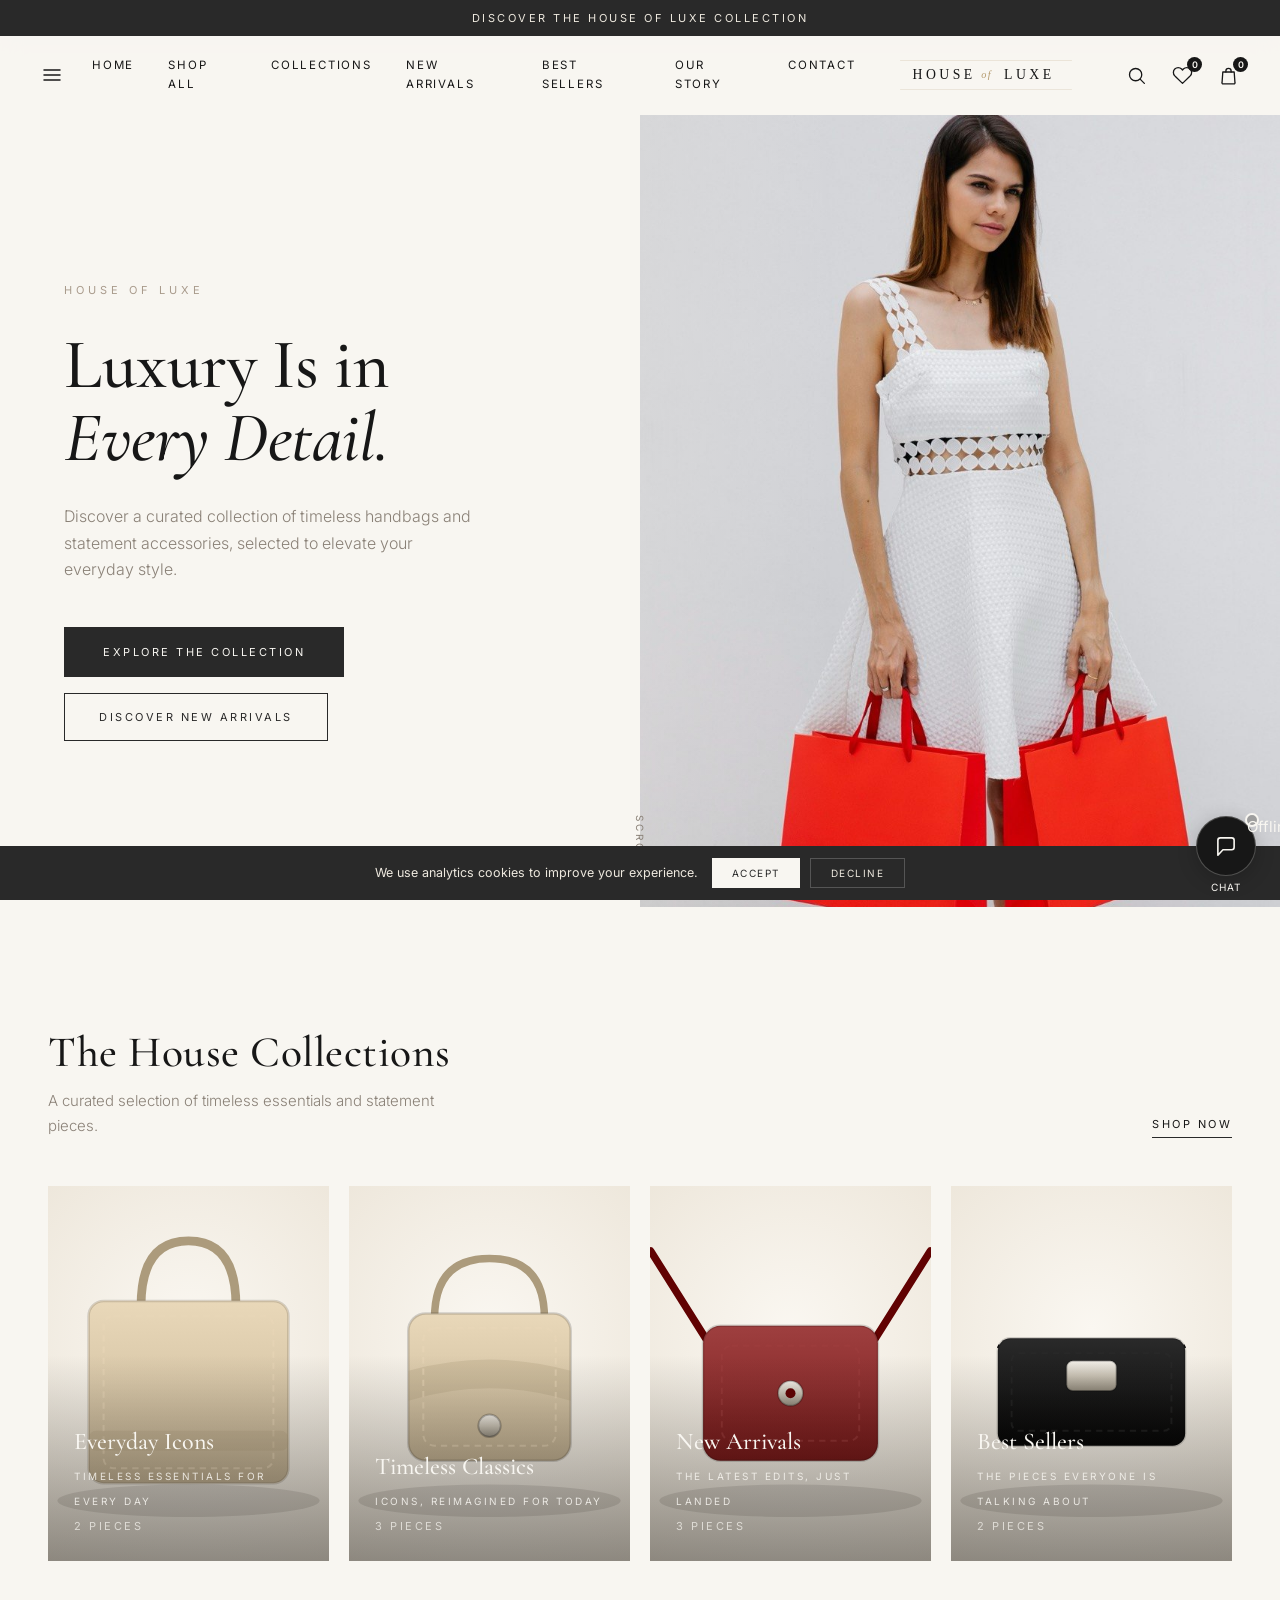
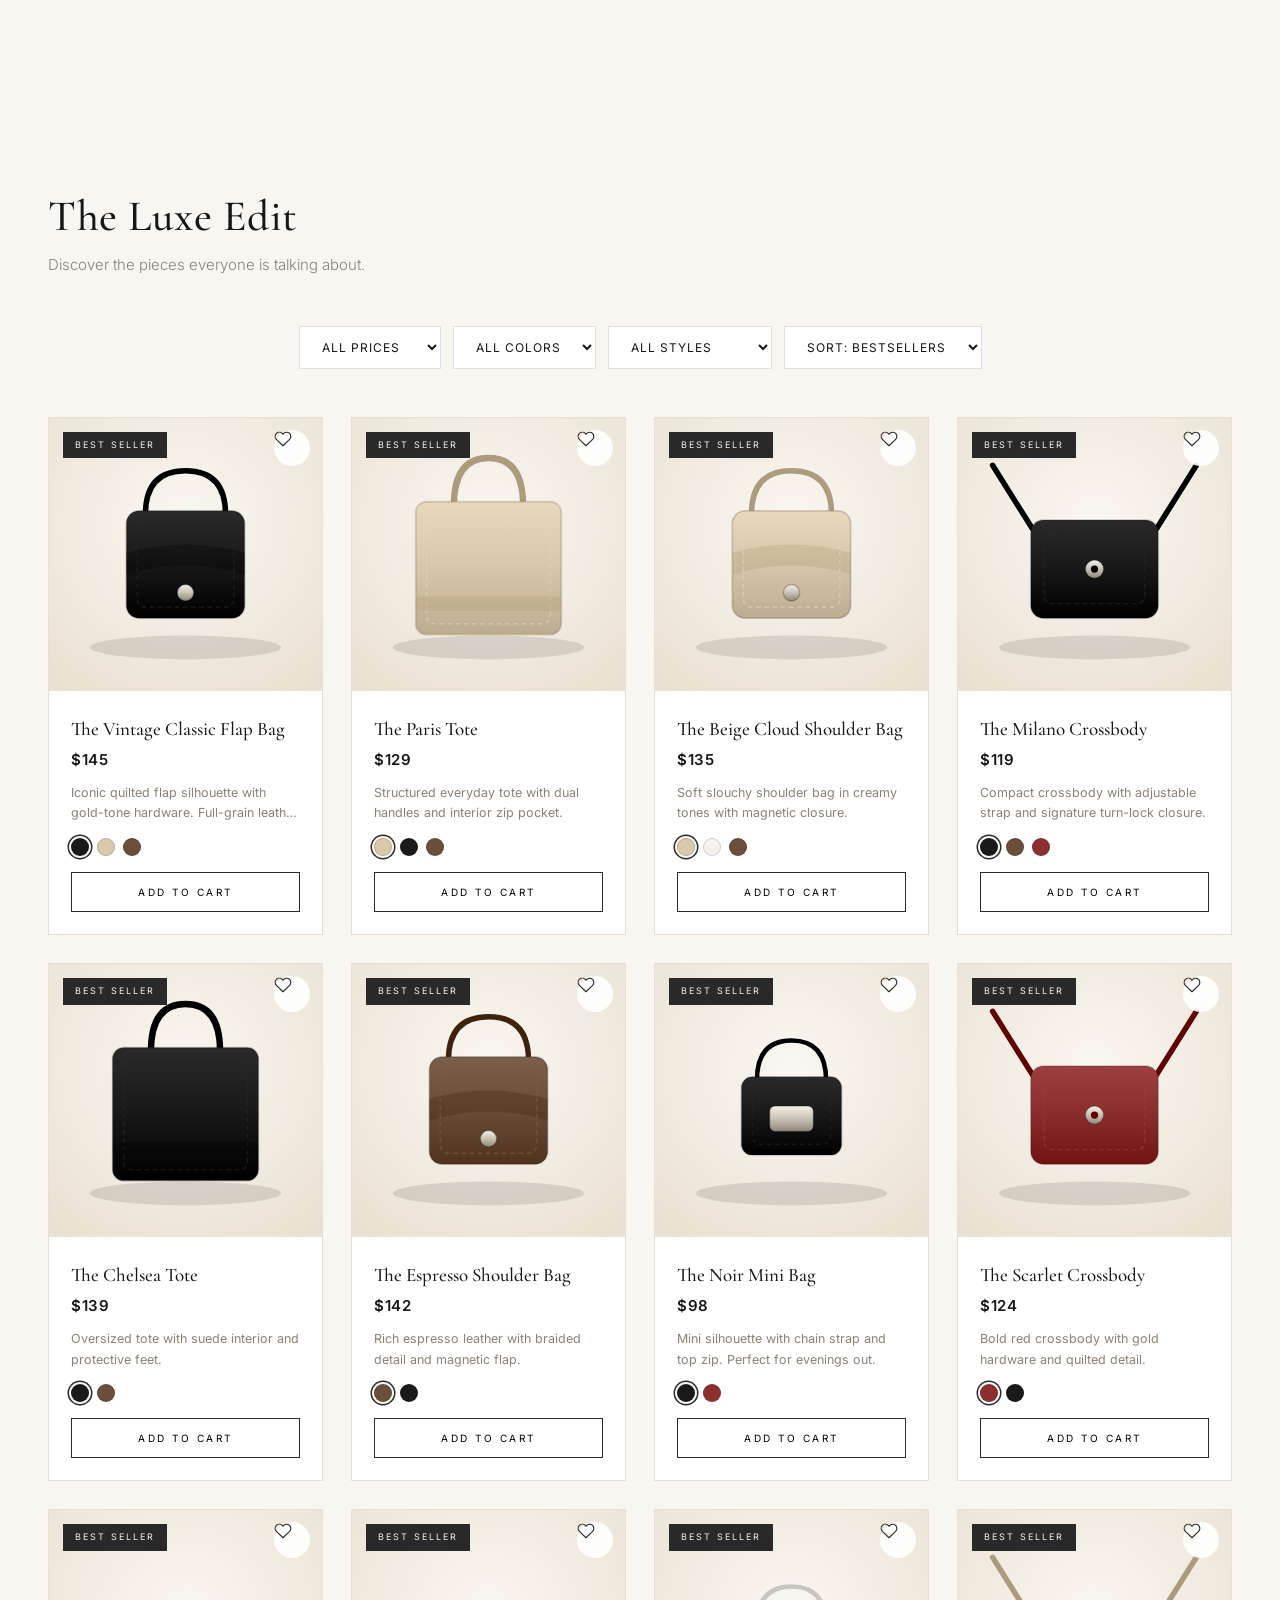
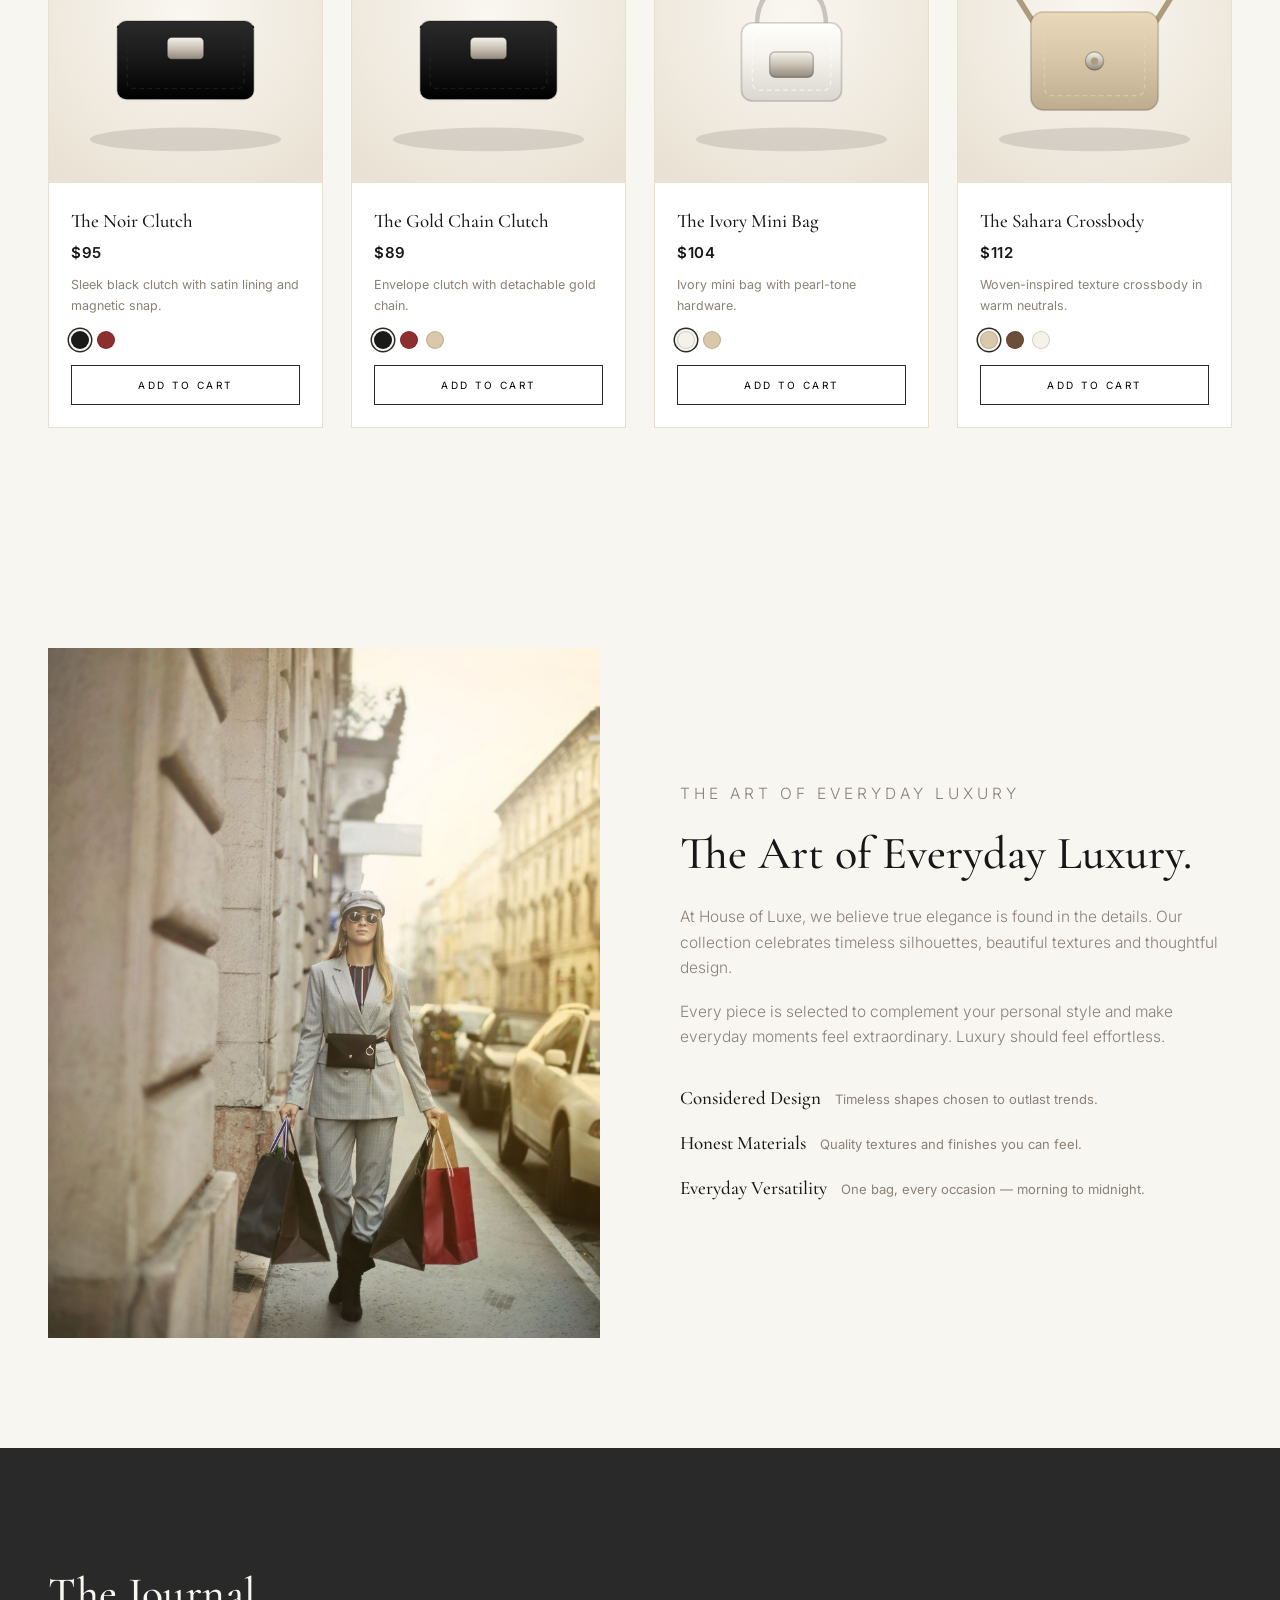
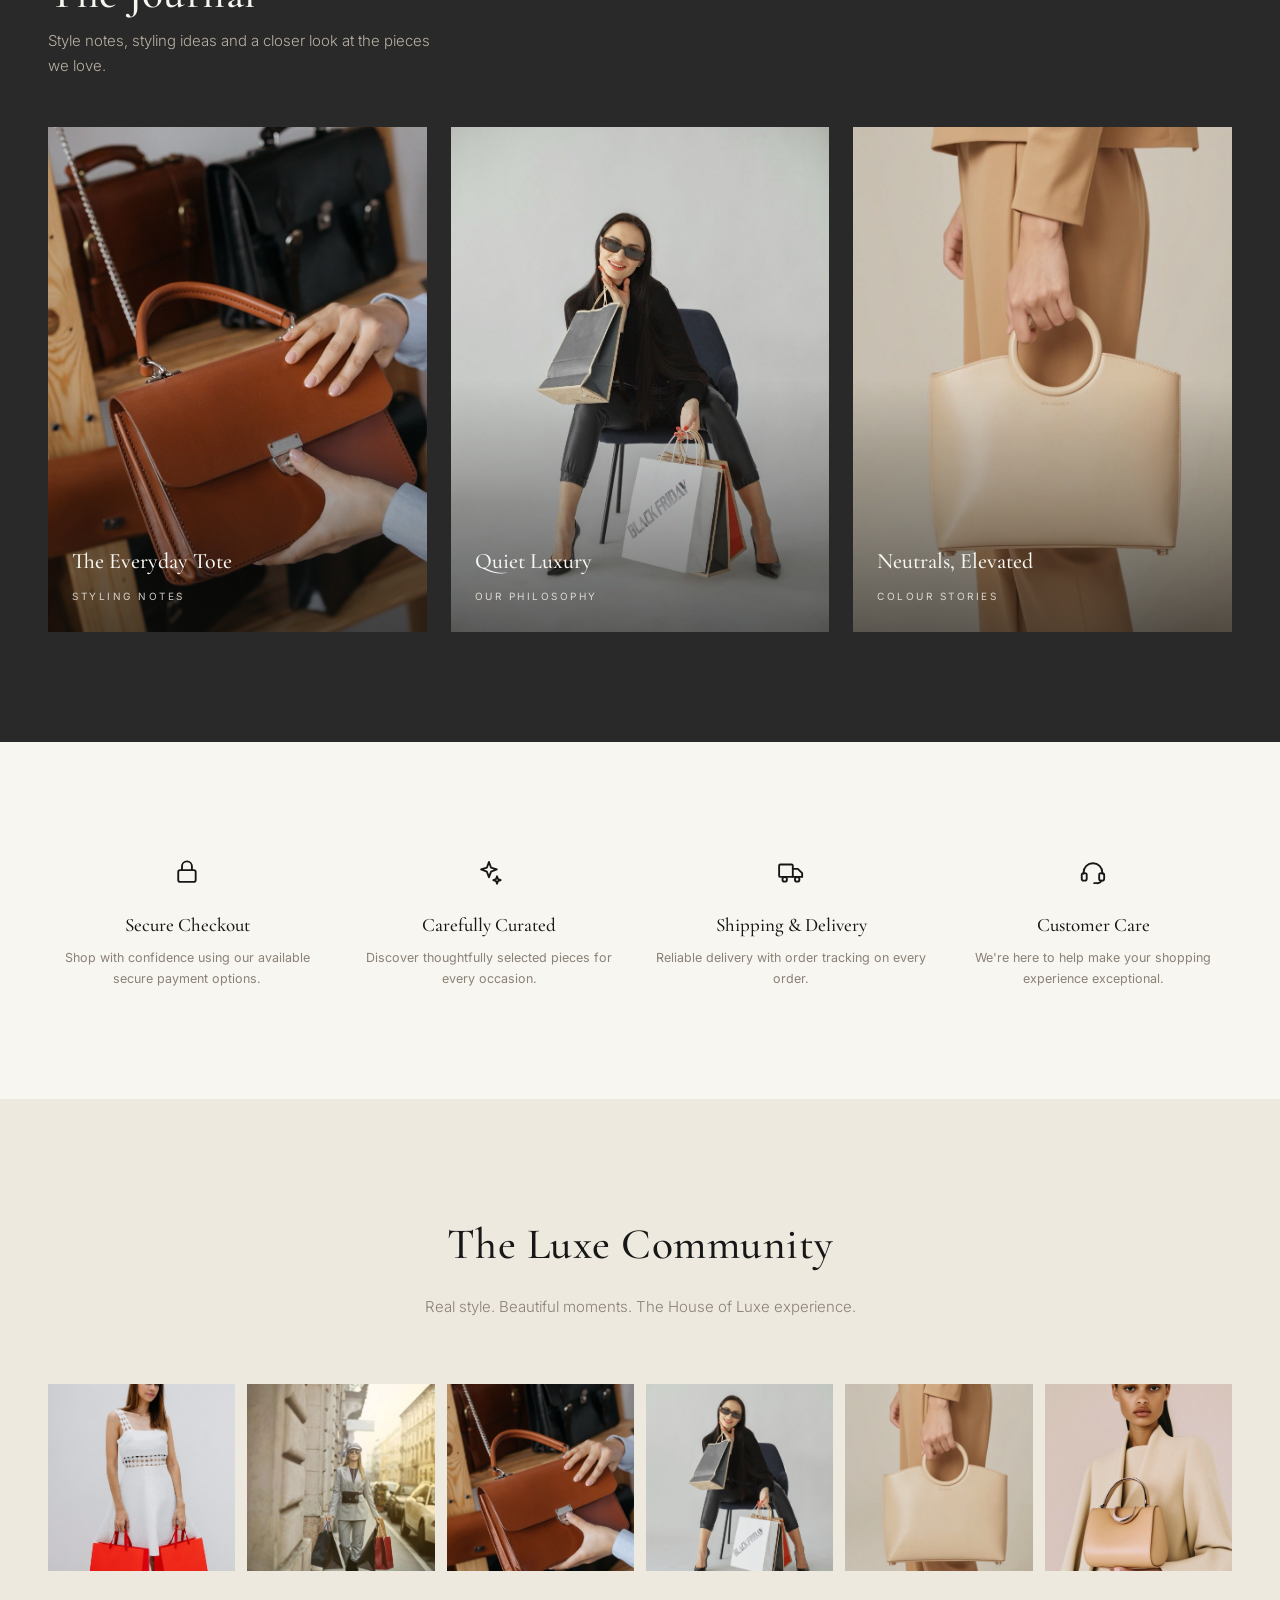
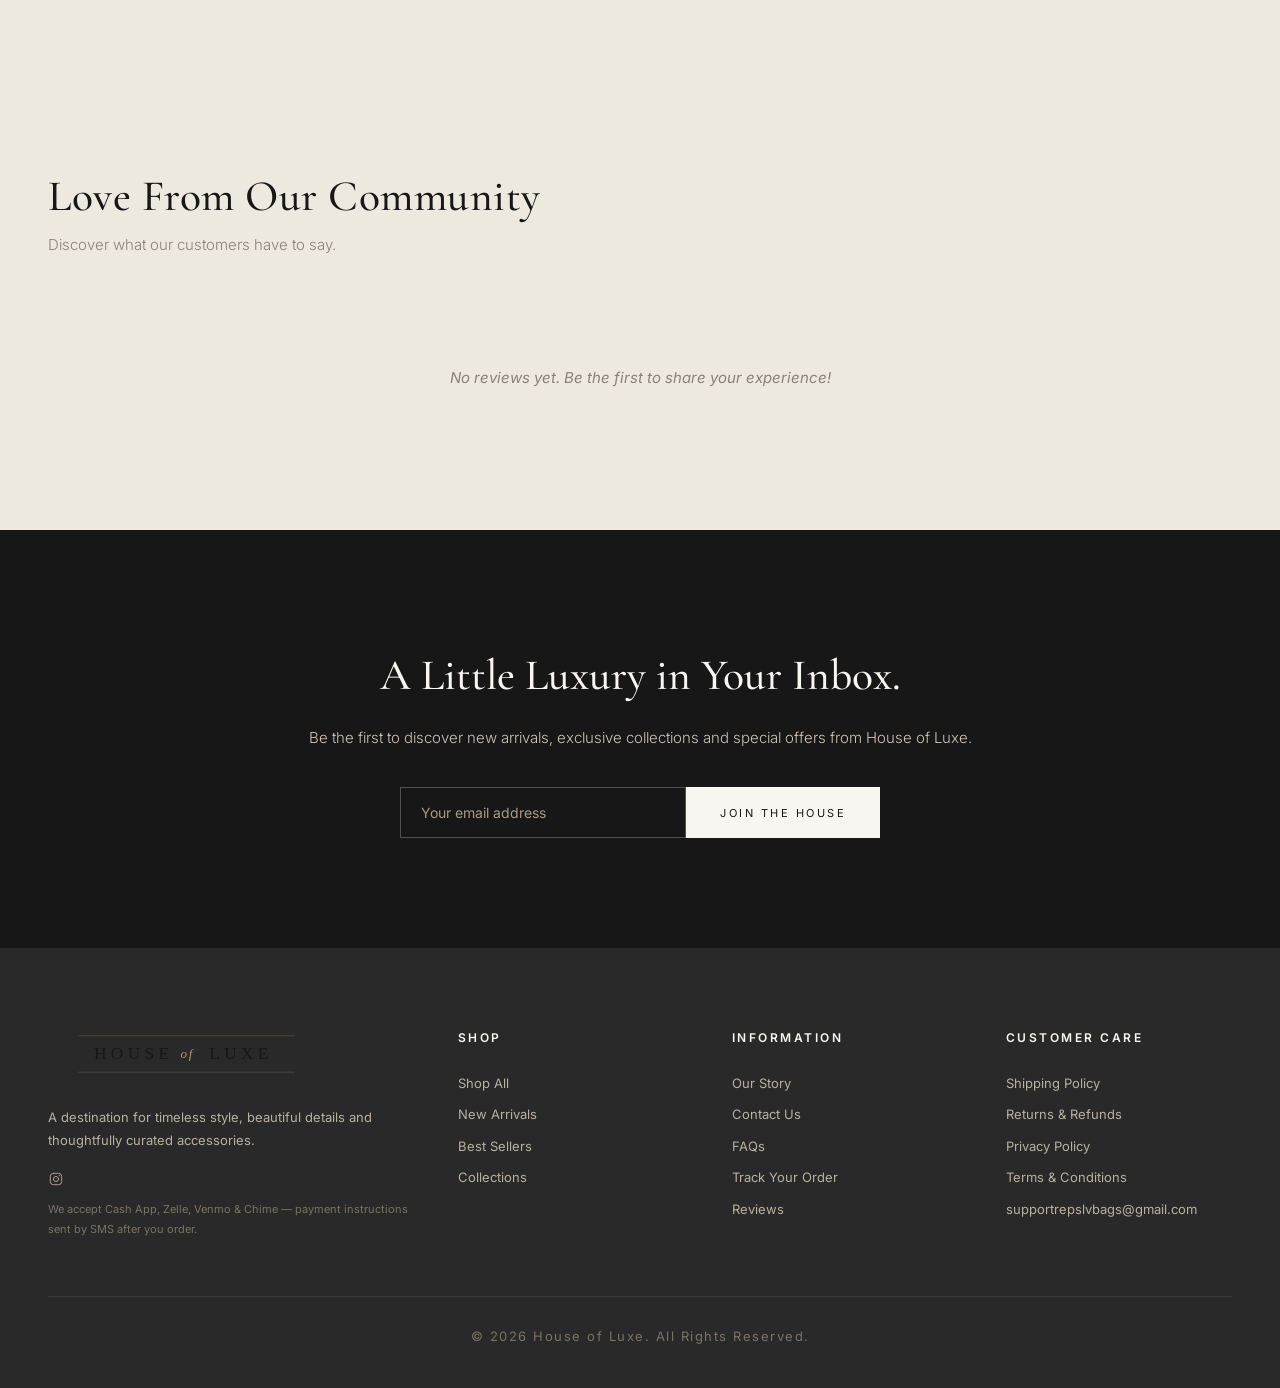
<file: index.html>
<!DOCTYPE html>
<html lang="en">
<head>
<meta charset="UTF-8">
<meta name="viewport" content="width=device-width, initial-scale=1.0">
<link rel="icon" href="logo.svg">
<title>House of Luxe — Luxury Is in Every Detail | Premium Handbags</title>
<meta name="description" content="Discover thoughtfully selected handbags designed to complement your everyday style. Timeless silhouettes, considered details, and modern luxury — shipped across the US.">
<link rel="canonical" href="https://repslvbags.com/">
<meta property="og:title" content="House of Luxe — Luxury Is in Every Detail">
<meta property="og:description" content="Thoughtfully selected handbags designed to complement your everyday style.">
<meta property="og:type" content="website">
<meta property="og:image" content="https://effulgent-lolly-765749.netlify.app/photo_2026-11-14_01-28-21.jpg">
<meta name="theme-color" content="#171717">
<link rel="preconnect" href="https://fonts.googleapis.com">
<link rel="preconnect" href="https://fonts.gstatic.com" crossorigin>
<link href="https://fonts.googleapis.com/css2?family=Cormorant+Garamond:ital,wght@0,400;0,500;0,600;1,400;1,500&family=Inter:wght@300;400;500;600&display=swap" rel="stylesheet">
<link rel="stylesheet" href="styles.css">
</head>
<body>

<!-- Announcement bar -->
<div class="announce">Complimentary US shipping on qualifying orders &nbsp;·&nbsp; Secure checkout &nbsp;·&nbsp; 30-day returns</div>

<!-- Header -->
<header class="header" id="siteHeader">
  <div class="header-inner">
    <button class="hamburger" id="hamburger" aria-label="Menu">☰</button>
    <nav class="nav-left" aria-label="Primary">
      <a href="index.html">Home</a>
      <a href="#shop">Shop All</a>
      <a href="#collections">Collections</a>
      <a href="#new">New Arrivals</a>
      <a href="#bestsellers">Best Sellers</a>
      <a href="about.html">Our Story</a>
      <a href="contact.html">Contact</a>
    </nav>
    <a href="index.html" class="logo"><img src="logo.svg" alt="House of Luxe" class="brand-logo"></a>
    <div class="header-right">
      <button class="icon-btn" id="searchBtn" aria-label="Search">⌕</button>
      <button class="icon-btn" id="wishlistBtn" aria-label="Wishlist">♡ <span class="badge" id="wishCount">0</span></button>
      <button class="icon-btn" id="cartBtn" aria-label="Shopping bag">🛍 <span class="badge" id="cartCount">0</span></button>
    </div>
  </div>
  <div class="search-bar hidden" id="searchBar">
    <input type="text" id="searchInput" placeholder="Search the collection…">
  </div>
</header>

<!-- Mobile slide-out menu -->
<div class="mobile-menu" id="mobileMenu">
  <button class="menu-close" id="menuClose" aria-label="Close menu">✕</button>
  <a href="index.html">Home</a>
  <a href="#shop">Shop All</a>
  <a href="#collections">Collections</a>
  <a href="#new">New Arrivals</a>
  <a href="#bestsellers">Best Sellers</a>
  <a href="about.html">Our Story</a>
  <a href="faq.html">FAQ</a>
  <a href="contact.html">Contact</a>
  <a href="reviews.html">Reviews</a>
  <a href="track-order.html">Track Order</a>
</div>

<!-- Hero -->
<section class="hero">
  <div class="hero-text">
    <p class="hero-kicker">House of Luxe</p>
    <h1>Luxury Is in<br><em>Every Detail.</em></h1>
    <p class="hero-sub">Discover a curated collection of timeless handbags and statement accessories, selected to elevate your everyday style.</p>
    <div class="hero-ctas">
      <a href="#shop" class="btn-gold">Explore the Collection</a>
      <a href="#new" class="btn-ghost">Discover New Arrivals</a>
    </div>
  </div>
  <div class="hero-img" id="heroImg"></div>
  <span class="hero-scroll">Scroll</span>
</section>

<!-- Collections -->
<section class="section" id="collections">
  <div class="section-head reveal">
    <div>
      <h2 class="section-title">The House Collections</h2>
      <p class="section-sub">A curated selection of timeless essentials and statement pieces.</p>
    </div>
    <a href="#shop" class="link-more">Shop Now</a>
  </div>
  <div class="collections" id="collectionGrid"></div>
</section>

<!-- Bestsellers / Shop -->
<section class="section" id="shop">
  <span id="new" style="display:block;height:0"></span>
  <div class="section-head reveal">
    <div>
      <h2 class="section-title" id="bestsellers">The Luxe Edit</h2>
      <p class="section-sub">Discover the pieces everyone is talking about.</p>
    </div>
  </div>
  <div class="filters reveal">
    <select id="filterPrice" aria-label="Filter by price"><option value="">All Prices</option><option value="0-100">Under $100</option><option value="100-130">$100 – $130</option><option value="130-999">$130+</option></select>
    <select id="filterColor" aria-label="Filter by color"><option value="">All Colors</option><option>Black</option><option>Beige</option><option>Brown</option><option>White</option><option>Red</option></select>
    <select id="filterStyle" aria-label="Filter by style"><option value="">All Styles</option><option>Tote</option><option>Crossbody</option><option>Clutch</option><option>Shoulder Bag</option><option>Mini Bag</option></select>
    <select id="sortBy" aria-label="Sort products"><option value="bestseller">Sort: Bestsellers</option><option value="new">Sort: Newest</option><option value="low">Price: Low to High</option><option value="high">Price: High to Low</option></select>
  </div>
  <div class="grid" id="productGrid"></div>
  <p class="no-results hidden" id="noResults">No bags match your filters — try widening your search.</p>
</section>

<!-- Brand story -->
<section class="section story" id="why">
  <div class="story-img reveal" id="storyImg"></div>
  <div class="story-text reveal">
    <p class="hero-kicker">The Art of Everyday Luxury</p>
    <h2>The Art of Everyday Luxury.</h2>
    <p>At House of Luxe, we believe true elegance is found in the details. Our collection celebrates timeless silhouettes, beautiful textures and thoughtful design.</p>
    <p>Every piece is selected to complement your personal style and make everyday moments feel extraordinary. Luxury should feel effortless.</p>
    <div class="story-points">
      <div><b>Considered Design</b><span>Timeless shapes chosen to outlast trends.</span></div>
      <div><b>Honest Materials</b><span>Quality textures and finishes you can feel.</span></div>
      <div><b>Everyday Versatility</b><span>One bag, every occasion — morning to midnight.</span></div>
    </div>
  </div>
</section>

<!-- Editorial -->
<section class="section editorial" id="editorial">
  <div class="section-head reveal">
    <div>
      <h2 class="section-title">The Journal</h2>
      <p class="section-sub">Style notes, styling ideas and a closer look at the pieces we love.</p>
    </div>
  </div>
  <div class="ed-grid">
    <a href="#shop" class="ed-card reveal"><div class="ed-img" data-ed="0"></div><div class="ed-label"><h3>The Everyday Tote</h3><span>Styling Notes</span></div></a>
    <a href="#shop" class="ed-card reveal"><div class="ed-img" data-ed="1"></div><div class="ed-label"><h3>Quiet Luxury</h3><span>Our Philosophy</span></div></a>
    <a href="#shop" class="ed-card reveal"><div class="ed-img" data-ed="2"></div><div class="ed-label"><h3>Neutrals, Elevated</h3><span>Colour Stories</span></div></a>
  </div>
</section>

<!-- Trust -->
<section class="section">
  <div class="trust reveal">
    <div class="trust-item"><div class="t-icon" data-icon="lock"></div><h3>Secure Checkout</h3><p>Shop with confidence using our available secure payment options.</p></div>
    <div class="trust-item"><div class="t-icon" data-icon="sparkle"></div><h3>Carefully Curated</h3><p>Discover thoughtfully selected pieces for every occasion.</p></div>
    <div class="trust-item"><div class="t-icon" data-icon="truck"></div><h3>Shipping &amp; Delivery</h3><p>Reliable delivery with order tracking on every order.</p></div>
    <div class="trust-item"><div class="t-icon" data-icon="headset"></div><h3>Customer Care</h3><p>We're here to help make your shopping experience exceptional.</p></div>
  </div>
</section>

<!-- Instagram -->
<section class="section insta">
  <h2 class="section-title reveal">The Luxe Community</h2>
  <p class="section-sub reveal">Real style. Beautiful moments. The House of Luxe experience.</p>
  <div class="insta-grid" id="instaGrid"></div>
</section>

<!-- Reviews -->
<section class="section reviews-section">
  <div class="section-head reveal">
    <div>
      <h2 class="section-title">Love From Our Community</h2>
      <p class="section-sub">Discover what our customers have to say.</p>
    </div>
  </div>
  <div id="reviewsContainer" class="reviews-container"></div>
</section>

<!-- Newsletter -->
<section class="section newsletter">
  <h2 class="reveal">A Little Luxury in Your Inbox.</h2>
  <p class="reveal">Be the first to discover new arrivals, exclusive collections and special offers from House of Luxe.</p>
  <form id="newsForm" class="reveal"><input type="email" id="newsEmail" placeholder="Your email address" required aria-label="Email address"><button type="submit">Join the House</button></form>
  <p class="news-done hidden" id="newsDone">You're on the list. Welcome to House of Luxe.</p>
</section>

<!-- Footer -->
<footer class="footer">
  <div class="footer-grid">
    <div>
      <img src="logo.svg" alt="House of Luxe" class="logo-img">
      <p>A destination for timeless style, beautiful details and thoughtfully curated accessories.</p>
      <p class="socials" style="margin-top:16px"><a href="https://instagram.com/repslvbags" target="_blank" rel="noopener" data-icon="insta" aria-label="Instagram"></a></p>
      <p class="pay-note">We accept Cash App, Zelle, Venmo &amp; Chime — payment instructions sent by SMS after you order.</p>
    </div>
    <div><h4>Shop</h4><a href="#shop">Shop All</a><a href="#new">New Arrivals</a><a href="#bestsellers">Best Sellers</a><a href="#collections">Collections</a></div>
    <div><h4>Information</h4><a href="about.html">Our Story</a><a href="contact.html">Contact Us</a><a href="faq.html">FAQs</a><a href="track-order.html">Track Your Order</a><a href="reviews.html">Reviews</a></div>
    <div><h4>Customer Care</h4><a href="shipping-policy.html">Shipping Policy</a><a href="returns.html">Returns &amp; Refunds</a><a href="privacy-policy.html">Privacy Policy</a><a href="terms.html">Terms &amp; Conditions</a><a href="mailto:supportrepslvbags@gmail.com">supportrepslvbags@gmail.com</a></div>
  </div>
  <p class="copy">© <span id="year"></span> House of Luxe. All Rights Reserved.</p>
</footer>

<!-- Cart Drawer -->
<div class="overlay" id="overlay"></div>
<aside class="drawer" id="cartDrawer" aria-label="Shopping bag">
  <div class="drawer-head"><h3>Your Bag</h3><button class="close" data-close aria-label="Close">✕</button></div>
  <div class="ship-progress">
    <p id="shipMsg">Add $150 more for complimentary shipping</p>
    <div class="bar"><div class="bar-fill" id="shipBar"></div></div>
  </div>
  <div class="drawer-items" id="cartItems"></div>
  <div class="drawer-foot">
    <div class="row"><span>Subtotal</span><span id="cartSubtotal">$0</span></div>
    <button class="btn-gold full" id="checkoutBtn">Checkout</button>
  </div>
</aside>

<!-- Wishlist Drawer -->
<aside class="drawer wish-drawer" id="wishDrawer" aria-label="Wishlist">
  <div class="drawer-head"><h3>Wishlist</h3><button class="close" data-close aria-label="Close">✕</button></div>
  <div class="drawer-items" id="wishItems"></div>
</aside>

<!-- Product Quick-View Modal -->
<div class="modal hidden" id="productModal">
  <div class="modal-box">
    <button class="close" data-close aria-label="Close">✕</button>
    <div class="modal-body" id="modalBody"></div>
  </div>
</div>

<!-- Review Modal -->
<div class="modal hidden" id="reviewModal">
  <div class="modal-box review-modal-box">
    <button class="close" onclick="closeReviewForm()">✕</button>
    <h2>Write a Review</h2>
    <form id="reviewForm" class="review-form">
      <input type="hidden" id="reviewProductId">
      <input type="hidden" id="reviewProductName">
      <input type="text" id="reviewWebsite" name="website" tabindex="-1" autocomplete="off" style="position:absolute;left:-9999px" aria-hidden="true">
      
      <div class="form-row">
        <label>Your Name *</label>
        <input required id="reviewName" placeholder="Jane Doe" maxlength="100">
      </div>
      
      <div class="form-row">
        <label>Email (optional)</label>
        <input type="email" id="reviewEmail" placeholder="jane@example.com">
      </div>
      
      <div class="form-row">
        <label>Rating *</label>
        <div id="starRating" class="star-rating">
          <span class="star" data-rating="1">★</span>
          <span class="star" data-rating="2">★</span>
          <span class="star" data-rating="3">★</span>
          <span class="star" data-rating="4">★</span>
          <span class="star" data-rating="5">★</span>
        </div>
        <input type="hidden" id="reviewRating" value="5">
      </div>
      
      <div class="form-row">
        <label>Review Title (optional)</label>
        <input id="reviewTitle" placeholder="Sum it up in a few words" maxlength="100">
      </div>
      
      <div class="form-row">
        <label>Your Review *</label>
        <textarea required id="reviewBody" rows="4" placeholder="Share your experience with this product..." maxlength="2000"></textarea>
      </div>
      
      <div class="form-row">
        <label>Photo (optional)</label>
        <input type="file" id="reviewPhoto" accept="image/*">
      </div>
      
      <button class="btn-gold full" type="submit">Submit Review</button>
      <p class="review-note">Reviews are moderated before publishing. We may contact you for verification.</p>
    </form>
  </div>
</div>

<!-- Checkout -->
<div class="modal checkout-modal hidden" id="checkoutModal">
  <div class="checkout-box">
    <button class="close" data-close aria-label="Close">✕</button>
    <div id="checkoutSteps">
      <div class="steps-bar"><span class="step-dot active" data-step="1">1</span><span class="step-dot" data-step="2">2</span><span class="step-dot" data-step="3">3</span><span class="step-dot" data-step="4">4</span></div>

      <!-- Step 1: Information -->
      <section class="step" id="step1">
        <h3>Information</h3>
        <form id="form1">
          <input required placeholder="Full Name" id="fName" autocomplete="name">
          <input required type="email" placeholder="Email" id="fEmail" autocomplete="email">
          <input required placeholder="Phone" id="fPhone" autocomplete="tel">
          <input required placeholder="Shipping Address" id="fAddr" autocomplete="street-address">
          <div class="two-col"><input required placeholder="City" id="fCity" autocomplete="address-level2"><input required placeholder="State" id="fState" autocomplete="address-level1"></div>
          <input required placeholder="Zip Code" id="fZip" autocomplete="postal-code">
          <button class="btn-gold full" type="submit">Continue to Shipping</button>
        </form>
      </section>

      <!-- Step 2: Shipping Method -->
      <section class="step hidden" id="step2">
        <h3>Shipping Method</h3>
        <label class="ship-opt"><input type="radio" name="ship" value="standard" checked>
          <span>Standard — 3-5 business days <b id="stdPrice">FREE</b></span></label>
        <label class="ship-opt"><input type="radio" name="ship" value="express">
          <span>Express — 1-2 business days <b>$19.99</b></span></label>
        <div class="step-nav">
          <button class="btn-ghost" id="backTo1">Back</button>
          <button class="btn-gold" id="toStep3">Continue to Payment</button>
        </div>
      </section>

      <!-- Step 3: Payment Method -->
      <section class="step hidden" id="step3">
        <h3>Payment Method</h3>
        <div id="payMethods"></div>
        <div class="step-nav">
          <button class="btn-ghost" id="backTo2">Back</button>
          <button class="btn-gold" id="toStep4">Continue</button>
        </div>
      </section>

      <!-- Step 4: Payment Action (rendered per method) -->
      <section class="step hidden" id="step4">
        <div id="payAction"></div>
      </section>
    </div>

    <!-- Confirmation -->
    <div id="confirmation" class="hidden">
      <div class="confirm">
        <div class="confirm-check">✓</div>
        <h3 id="confTitle">Thank You! Order Received</h3>
        <p class="conf-onum-label">Your Order Number</p>
        <p class="conf-onum" id="confOrderNo"></p>
        <button class="btn-ghost conf-copy" id="confCopyBtn" type="button">Copy Order Number</button>
        <div id="confPayMsg"></div>
        <p id="confPayLink" style="margin:10px 0 8px"></p>
        <p id="confInvoiceLink" style="margin:10px 0 8px"></p>
        <p>Estimated delivery: <b id="confDelivery"></b></p>
        <button class="btn-gold" id="doneBtn">Continue Shopping</button>
      </div>
    </div>

    <aside class="summary">
      <h4>Order Summary</h4>
      <div id="summaryItems"></div>
      <div class="row"><span>Subtotal</span><span id="sumSub">$0</span></div>
      <div class="row"><span>Shipping</span><span id="sumShip">—</span></div>
      <div class="row"><span>Discount Code</span><span id="sumDisc">—</span></div>
      <div class="row total"><span>Total</span><span id="sumTotal">$0</span></div>
    </aside>
  </div>
</div>

<script src="supabase-js.min.js"></script>
<script src="supabase.js?v=4"></script>
<script src="orders.js"></script>
<script src="db.js"></script>
<script src="email.js"></script>
<script src="invoices.js"></script>
<script src="icons.js"></script>
<script src="app.js"></script>
<script src="reviews.js"></script>
<script src="chat.js"></script>
<script src="analytics.js"></script>
<script src="tracker.js"></script>
</body>
</html>
</file>
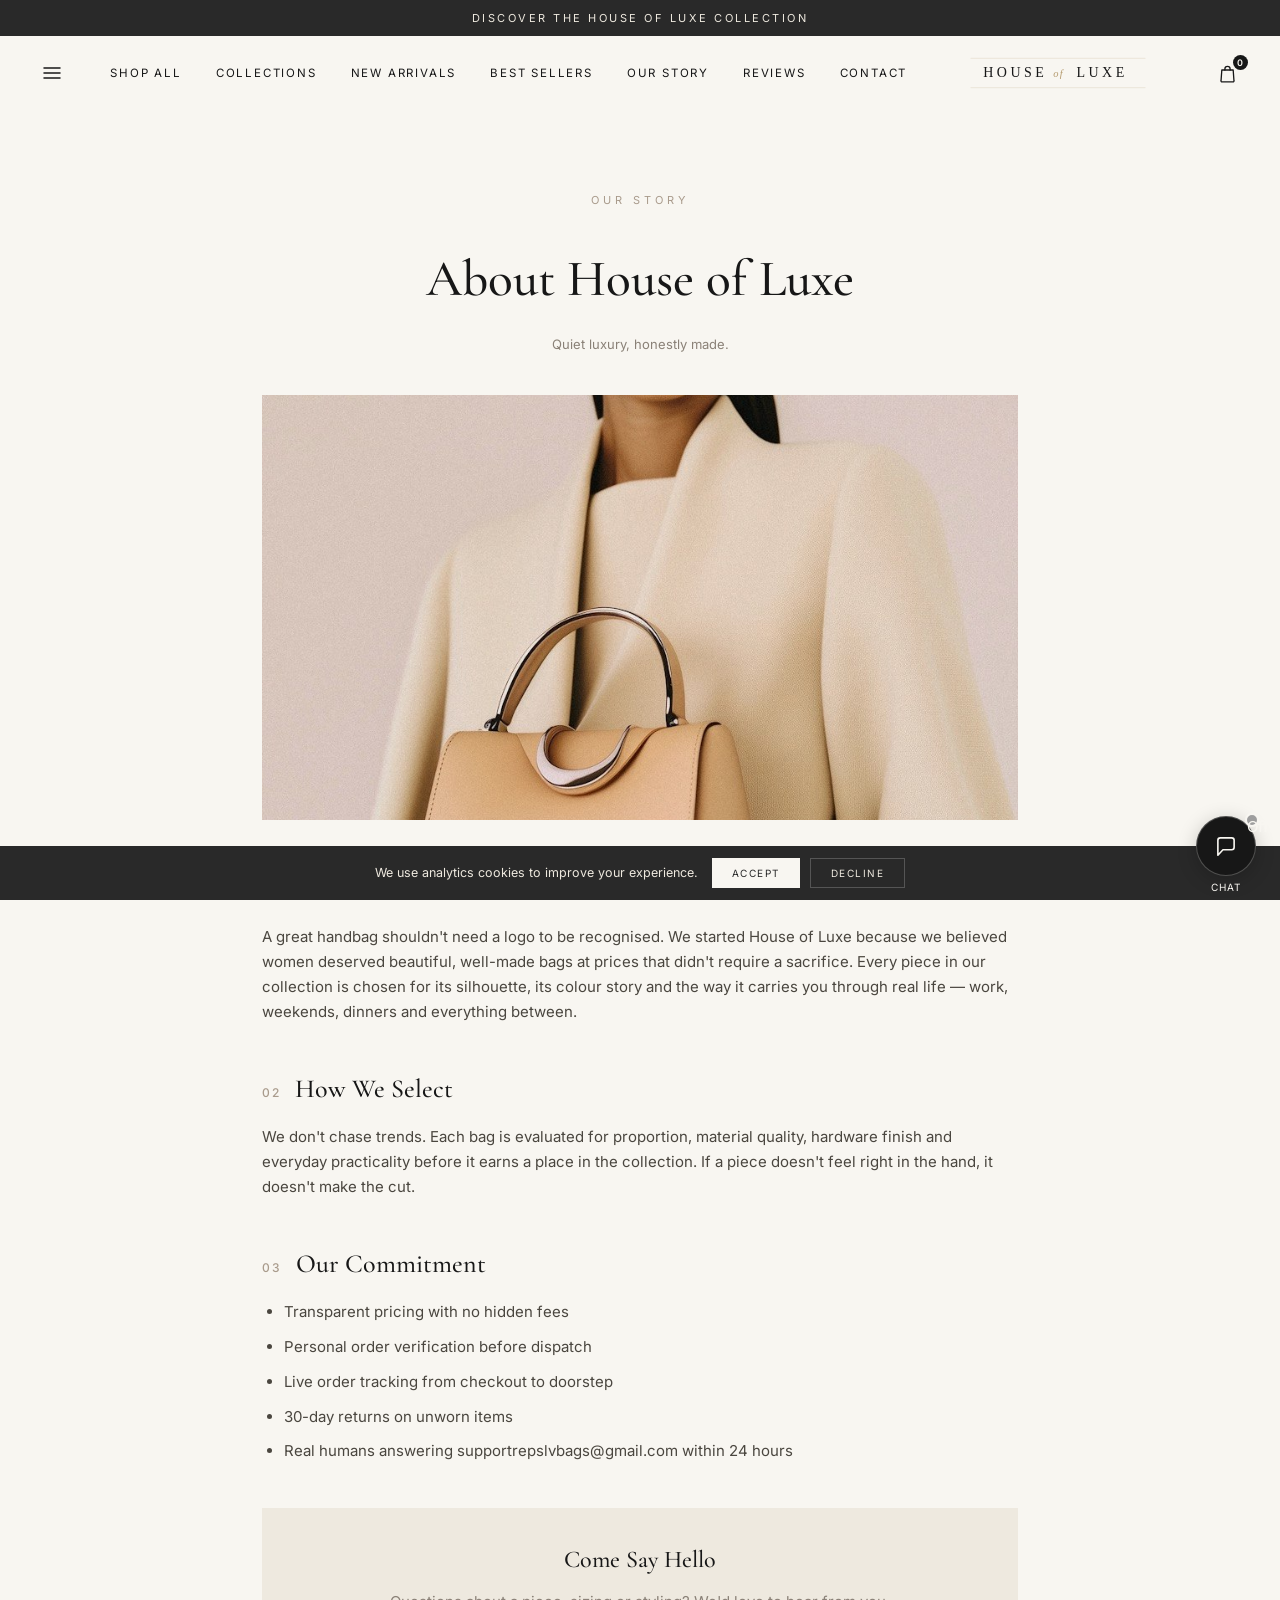
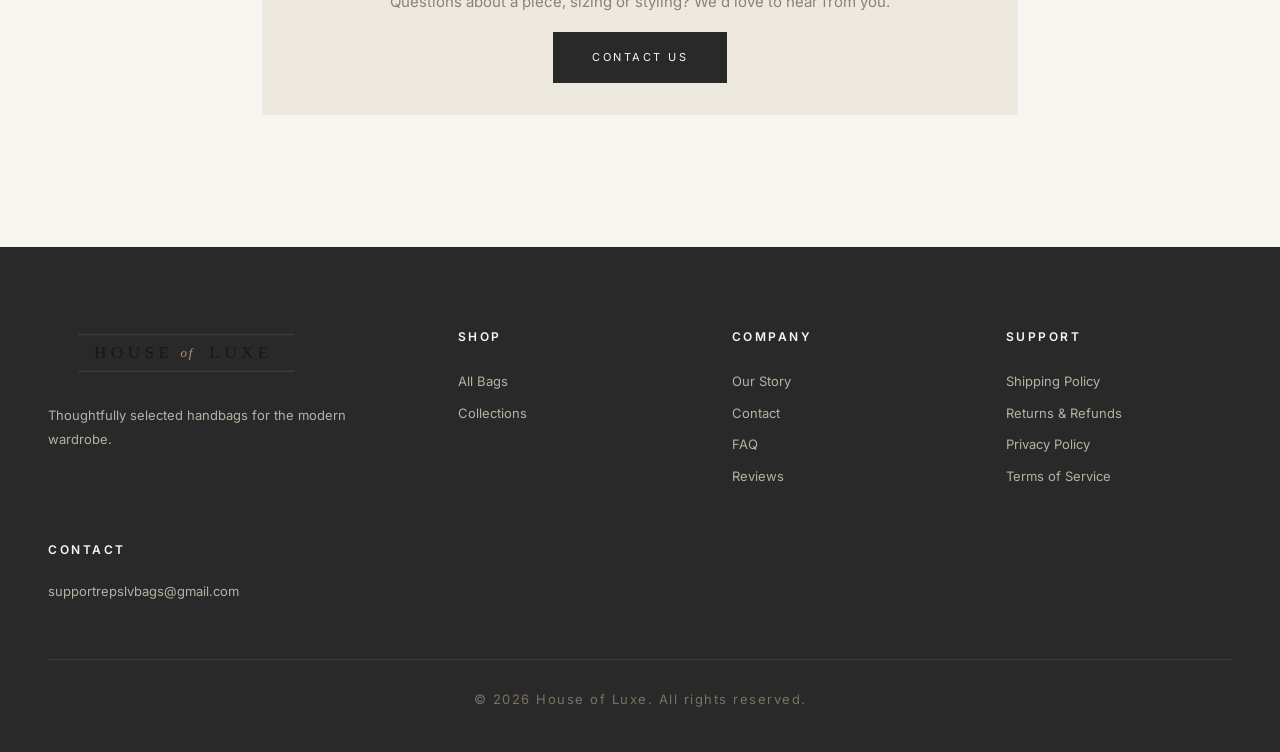
<file: about.html>
﻿<!DOCTYPE html>
<html lang="en">
<head>
<meta charset="UTF-8">
<meta name="viewport" content="width=device-width, initial-scale=1.0">
<link rel="icon" href="logo.svg">
<title>About Us — House of Luxe</title>
<meta name="description" content="Learn about House of Luxe — thoughtfully selected handbags for the modern wardrobe. Our philosophy, craftsmanship and commitment to everyday luxury.">
<link rel="canonical" href="https://repslvbags.com/about.html">
<link rel="preconnect" href="https://fonts.googleapis.com">
<link rel="preconnect" href="https://fonts.gstatic.com" crossorigin>
<link href="https://fonts.googleapis.com/css2?family=Cormorant+Garamond:ital,wght@0,400;0,500;0,600;1,400;1,500&family=Inter:wght@300;400;500;600&display=swap" rel="stylesheet">
<link rel="stylesheet" href="styles.css">
</head>
<body>

<div class="announce">Discover the House of Luxe Collection</div>

<header class="header">
  <div class="header-inner">
    <button class="hamburger" id="hamburger" aria-label="Menu">☰</button>
    <nav class="nav-left">
      <a href="index.html#shop">Shop All</a>
      <a href="index.html#collections">Collections</a>
      <a href="index.html#new">New Arrivals</a>
      <a href="index.html#bestsellers">Best Sellers</a>
      <a href="about.html">Our Story</a>
      <a href="reviews.html">Reviews</a>
      <a href="contact.html">Contact</a>
    </nav>
    <a href="index.html" class="logo"><img src="logo.svg" alt="House of Luxe" class="brand-logo"></a>
    <div class="header-right">
      <button class="icon-btn" id="cartBtn" aria-label="Shopping bag">🛍 <span class="badge" id="cartCount">0</span></button>
    </div>
  </div>
</header>

<div class="mobile-menu" id="mobileMenu">
  <button class="menu-close" id="menuClose" aria-label="Close menu">✕</button>
  <a href="index.html">Home</a>
  <a href="index.html#shop">Shop All</a>
  <a href="index.html#collections">Collections</a>
  <a href="index.html#new">New Arrivals</a>
  <a href="index.html#bestsellers">Best Sellers</a>
  <a href="about.html">Our Story</a>
  <a href="faq.html">FAQ</a>
  <a href="contact.html">Contact</a>
  <a href="reviews.html">Reviews</a>
  <a href="track-order.html">Track Order</a>
</div>

<main class="policy-page">
  <p class="hero-kicker">Our Story</p>
  <h1>About House of Luxe</h1>
  <p class="last-updated">Quiet luxury, honestly made.</p>

  <figure class="policy-hero-img">
    <img src="photo_2026-11-14_01-28-21.jpg" alt="House of Luxe campaign — luxury handbag editorial">
  </figure>

  <div class="policy-section">
    <h2><span class="num">01</span> What We Believe</h2>
    <p>A great handbag shouldn't need a logo to be recognised. We started House of Luxe because we believed women deserved beautiful, well-made bags at prices that didn't require a sacrifice. Every piece in our collection is chosen for its silhouette, its colour story and the way it carries you through real life — work, weekends, dinners and everything between.</p>
  </div>

  <div class="policy-section">
    <h2><span class="num">02</span> How We Select</h2>
    <p>We don't chase trends. Each bag is evaluated for proportion, material quality, hardware finish and everyday practicality before it earns a place in the collection. If a piece doesn't feel right in the hand, it doesn't make the cut.</p>
  </div>

  <div class="policy-section">
    <h2><span class="num">03</span> Our Commitment</h2>
    <ul>
      <li>Transparent pricing with no hidden fees</li>
      <li>Personal order verification before dispatch</li>
      <li>Live order tracking from checkout to doorstep</li>
      <li>30-day returns on unworn items</li>
      <li>Real humans answering <a href="mailto:supportrepslvbags@gmail.com">supportrepslvbags@gmail.com</a> within 24 hours</li>
    </ul>
  </div>

  <div class="contact-box">
    <h3 style="font-size:24px;margin-bottom:10px">Come Say Hello</h3>
    <p style="color:var(--muted)">Questions about a piece, sizing or styling? We'd love to hear from you.</p>
    <a href="contact.html" class="btn-gold" style="margin-top:18px;display:inline-block">Contact Us</a>
  </div>
</main>

<footer class="footer">
  <div class="footer-grid">
    <div><img src="logo.svg" alt="House of Luxe" class="logo-img"><p>Thoughtfully selected handbags for the modern wardrobe.</p></div>
    <div><h4>Shop</h4><a href="index.html#shop">All Bags</a><a href="index.html#collections">Collections</a></div>
    <div><h4>Company</h4><a href="about.html">Our Story</a><a href="contact.html">Contact</a><a href="faq.html">FAQ</a><a href="reviews.html">Reviews</a></div>
    <div><h4>Support</h4><a href="shipping-policy.html">Shipping Policy</a><a href="returns.html">Returns & Refunds</a><a href="privacy-policy.html">Privacy Policy</a><a href="terms.html">Terms of Service</a></div>
    <div><h4>Contact</h4><p>supportrepslvbags@gmail.com</p></div>
  </div>
  <p class="copy">© <span class="yr"></span> House of Luxe. All rights reserved.</p>
</footer>

<script>
const cart=JSON.parse(localStorage.getItem('vr_cart')||'[]');
document.getElementById('cartCount').textContent=cart.reduce((s,i)=>s+i.qty,0);
document.querySelectorAll('.yr').forEach(e=>e.textContent=new Date().getFullYear());
document.getElementById('cartBtn').onclick=()=>location.href='index.html#cart';
document.getElementById('hamburger').onclick=()=>document.getElementById('mobileMenu').classList.add('open');
document.getElementById('menuClose').onclick=()=>document.getElementById('mobileMenu').classList.remove('open');
document.querySelectorAll('#mobileMenu a').forEach(a=>a.onclick=()=>document.getElementById('mobileMenu').classList.remove('open'));
</script>
<script src="analytics.js"></script>
<script src="icons.js"></script>
<script src="chat.js"></script><script src="tracker.js"></script></body>
</html>
</file>
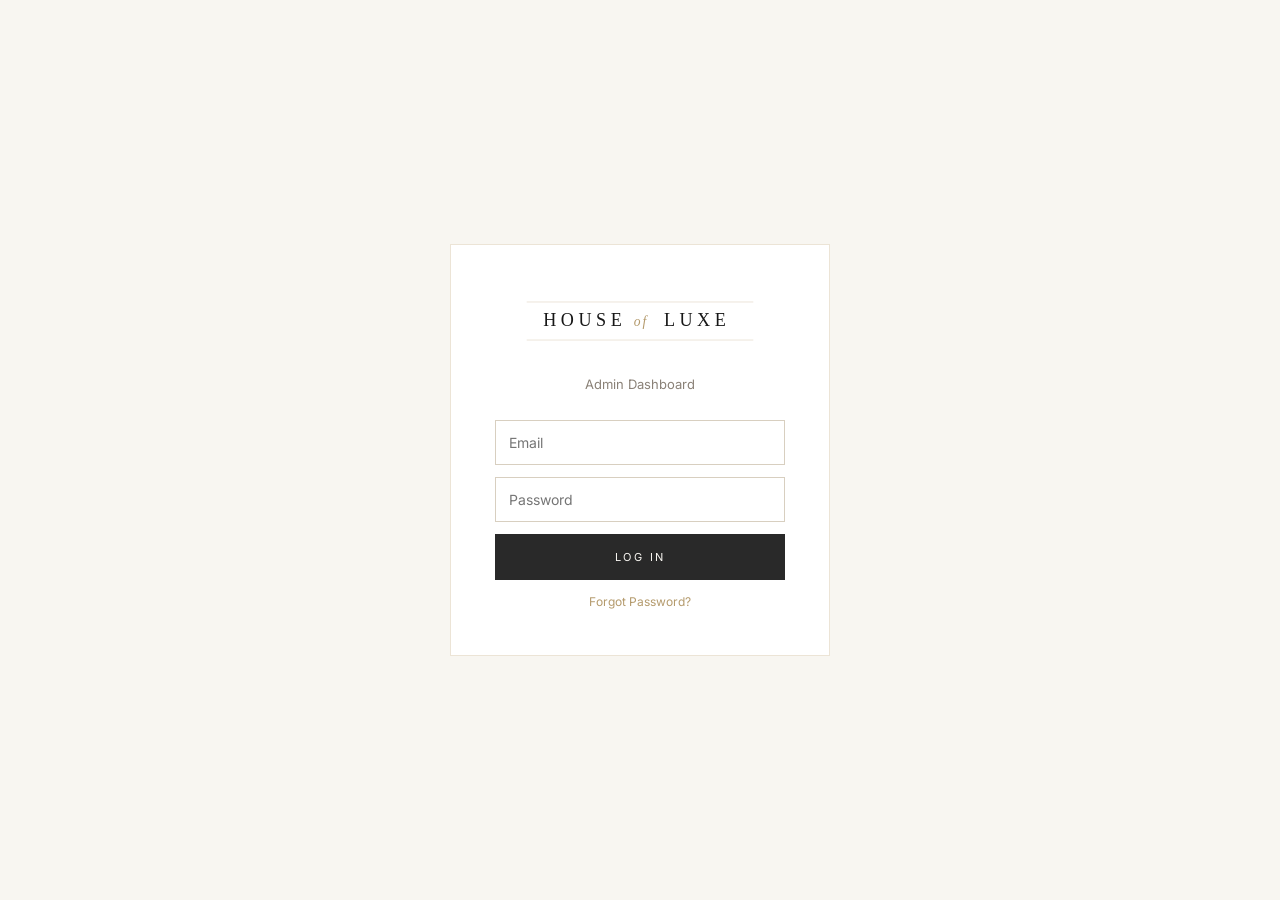
<file: admin.html>
<!DOCTYPE html>
<html lang="en">
<head>
<meta charset="UTF-8">
<meta name="viewport" content="width=device-width, initial-scale=1.0">
<link rel="icon" href="logo.svg">
<title>Admin — House of Luxe</title>
<link href="https://fonts.googleapis.com/css2?family=Playfair+Display:wght@600;700&family=Inter:wght@300;400;500;600&display=swap" rel="stylesheet">
<link rel="stylesheet" href="styles.css">
<link rel="stylesheet" href="tracking.css">
<link rel="stylesheet" href="admin.css">
</head>
<body>

<!-- LOGIN -->
<div class="login-screen" id="loginScreen">
  <div class="login-card">
    <img src="logo.svg" alt="House of Luxe" style="height:64px;margin-bottom:14px">
    <p>Admin Dashboard</p>
    <input type="email" id="loginEmail" placeholder="Email" autocomplete="username">
    <input type="password" id="loginPass" placeholder="Password" autocomplete="current-password" onkeydown="if(event.key==='Enter')doLogin()">
    <button class="btn-gold full" onclick="doLogin()">Log In</button>
    <a href="#" class="forgot" onclick="forgotPassword();return false">Forgot Password?</a>
    <p class="login-err hidden" id="loginErr">Invalid email or password.</p>
  </div>
</div>

<!-- PASSWORD RESET (Supabase recovery redirect) -->
<div class="login-screen hidden" id="resetScreen">
  <div class="login-card">
    <img src="logo.svg" alt="House of Luxe" style="height:64px;margin-bottom:14px">
    <p>Set New Password</p>
    <input type="password" id="newPass" placeholder="New password (min 6 characters)" autocomplete="new-password">
    <input type="password" id="newPass2" placeholder="Confirm new password" autocomplete="new-password" onkeydown="if(event.key==='Enter')doResetPassword()">
    <button class="btn-gold full" onclick="doResetPassword()">Update Password</button>
    <p class="login-err hidden" id="resetErr"></p>
    <a href="admin.html" class="forgot">Back to login</a>
  </div>
</div>

<!-- DASHBOARD -->
<div class="admin-shell hidden" id="adminShell">
  <aside class="sidebar">
    <div class="side-logo"><img src="logo.svg" alt="House of Luxe" style="height:40px"></div>
    <nav>
      <a href="#/dashboard" data-nav="dashboard" class="active">◈ Dashboard</a>
      <a href="#/products" data-nav="products">▣ Products</a>
      <a href="#/orders" data-nav="orders">✉ Orders <span class="nav-badge" id="badge-orders"></span></a>
      <a href="#/tracking" data-nav="tracking">➤ Order Desk <span class="nav-badge gold" id="badge-tracking"></span></a>
      <a href="#/payments" data-nav="payments">$ Payments <span class="nav-badge" id="badge-payments"></span></a>
      <a href="#/invoices" data-nav="invoices">&#x1F9FE; Invoices <span class="nav-badge" id="badge-invoices"></span></a>
      <a href="#/reviews" data-nav="reviews">★ Reviews <span class="nav-badge" id="badge-reviews"></span></a>
      <a href="#/settings" data-nav="settings">⚙ Settings</a>
      <a href="#/content" data-nav="content">✎ Content</a>
    </nav>
    <div class="side-foot">
      <a href="index.html" target="_blank">View Store ↗</a>
      <button onclick="doLogout()">Log Out</button>
    </div>
  </aside>

  <main class="admin-main">
    <!-- DASHBOARD VIEW -->
    <section class="view" id="view-dashboard">
      <h1>Dashboard</h1>
      <div class="quick-actions">
        <a href="#/tracking" class="qa-card"><b>➤ Order Desk</b><span>Confirm payments & update shipments</span></a>
        <a href="#/products" class="qa-card"><b>▣ Add Product</b><span>Publish a new bag to the shop</span></a>
        <a href="#/orders" class="qa-card"><b>✉ View Orders</b><span>All customer orders</span></a>
        <a href="#/content" class="qa-card"><b>✎ Edit Content</b><span>Hero, announcement & discount codes</span></a>
        <a href="index.html" target="_blank" class="qa-card"><b>↗ View Store</b><span>See what customers see</span></a>
      </div>
      <div class="stat-grid" id="statGrid"></div>
      <div class="dash-cols">
        <div class="panel">
          <h3>⚠ Needs Your Attention</h3>
          <div id="attentionList"></div>
        </div>
        <div class="panel">
          <h3>Recent Orders</h3>
          <table class="mini-table" id="recentOrders"></table>
        </div>
      </div>
      <div class="dash-cols" style="margin-top:20px">
        <div class="panel">
          <h3>⚠ Low Stock Alerts</h3>
          <div id="lowStock"></div>
        </div>
      </div>
    </section>

    <!-- PRODUCTS VIEW -->
    <section class="view hidden" id="view-products">
      <div class="view-head">
        <h1>Products</h1>
        <button class="btn-gold" onclick="openProductForm()">+ Add New Product</button>
      </div>
      <div class="prod-tools">
        <input type="text" id="prodSearch" placeholder="Search products…" oninput="renderProductList()">
        <select id="prodFilter" onchange="renderProductList()">
          <option value="">All Categories</option>
          <option>Tote</option><option>Crossbody</option><option>Clutch</option><option>Shoulder Bag</option><option>Mini Bag</option>
        </select>
      </div>
      <div id="productList"></div>
    </section>

    <!-- PRODUCT FORM (modal) -->
    <div class="modal hidden" id="prodModal">
      <div class="modal-box" style="max-width:640px">
        <button class="close" onclick="closeProductForm()">✕</button>
        <h2 id="prodFormTitle">Add New Product</h2>
        <form id="prodForm" class="prod-form">
          <input type="hidden" id="pfId">
          <label>Product Name<input required id="pfName" placeholder="e.g. The Paris Tote"></label>
          <div class="two-col">
            <label>Price (USD)<input required type="number" step="0.01" id="pfPrice" placeholder="129"></label>
            <label>Compare Price (optional)<input type="number" step="0.01" id="pfCompare" placeholder="179"></label>
          </div>
          <label>Category / Style
            <select id="pfStyle"><option>Tote</option><option>Crossbody</option><option>Clutch</option><option>Shoulder Bag</option><option>Mini Bag</option></select>
          </label>
          <label>Colors</label>
          <div class="color-checks" id="pfColors"></div>
          <label>Stock Quantity<input required type="number" id="pfStock" placeholder="10" min="0"></label>
          <label>Description<textarea id="pfDesc" rows="3" placeholder="Describe the bag…"></textarea></label>
          <label>Photos (up to 5 — first is main)</label>
          <div class="dropzone" id="dropzone">Drag & drop images here or <b>click to browse</b><input type="file" id="pfImages" accept="image/*" multiple hidden></div>
          <div class="img-preview" id="imgPreview"></div>
          <label>Status
            <select id="pfStatus"><option value="active">Active (live in shop)</option><option value="draft">Draft (hidden)</option><option value="soldout">Sold Out</option></select>
          </label>
          <button class="btn-gold full" type="submit">Publish Product</button>
        </form>
      </div>
    </div>

    <!-- ORDERS VIEW -->
    <section class="view hidden" id="view-orders">
      <h1>Orders</h1>
      <div style="overflow-x:auto">
        <table class="orders-table">
          <thead><tr><th>Order #</th><th>Customer</th><th>Items</th><th>Total</th><th>Payment</th><th>Status</th><th>Date</th><th></th></tr></thead>
          <tbody id="ordersBody"></tbody>
        </table>
      </div>
    </section>

    <!-- TRACKING VIEW -->
    <section class="view hidden" id="view-tracking">
      <div class="view-head">
        <h1>Order Desk</h1>
        <input id="trackSearch" placeholder="Search order #, name, email…" oninput="renderTrackingView()" style="padding:10px 14px;border:1px solid #d8cfc0;font-family:inherit;min-width:240px">
      </div>
      <div class="track-tabs">
        <button class="track-tab active" data-tt="all" onclick="setTrackTab('all')">All Orders</button>
        <button class="track-tab" data-tt="action" onclick="setTrackTab('action')">⚠ Needs Action</button>
        <button class="track-tab" data-tt="transit" onclick="setTrackTab('transit')">📦 In Transit</button>
        <button class="track-tab" data-tt="delivered" onclick="setTrackTab('delivered')">✓ Delivered</button>
        <button class="track-tab" data-tt="cancelled" onclick="setTrackTab('cancelled')">✕ Cancelled</button>
      </div>
      <p style="color:var(--gray);font-size:13px;margin-bottom:20px">Real-time order supervision — confirm Cash App payments, advance shipping status, edit carrier & tracking. Customers see changes instantly.</p>
      <div id="trackingList"></div>
    </section>

    <!-- ORDER DETAIL MODAL -->
    <div class="modal hidden" id="orderModal">
      <div class="modal-box" style="max-width:560px">
        <button class="close" onclick="document.getElementById('orderModal').classList.add('hidden')">✕</button>
        <div id="orderDetail"></div>
      </div>
    </div>

    <!-- PAYMENTS VIEW -->
    <section class="view hidden" id="view-payments">
      <div class="view-head">
        <h1>Payment Verification</h1>
        <input id="paySearch" placeholder="Search order #, name, email…" oninput="renderPayments()" style="padding:10px 14px;border:1px solid #d8cfc0;font-family:inherit;min-width:240px">
      </div>
      <div class="track-tabs" id="payTabs"></div>
      <div class="track-tabs" id="payMethodTabs"></div>
      <p style="color:var(--gray);font-size:13px;margin-bottom:20px">Verify actual incoming payments in your business account before marking orders as Paid. Screenshots are supporting evidence only — never auto-confirmed.</p>
      <div id="paymentsList"></div>
    </section>

        <!-- INVOICES VIEW -->
    <section class="view hidden" id="view-invoices">
      <div class="view-head">
        <h1>Invoices</h1>
        <div style="display:flex;gap:10px;flex-wrap:wrap">
          <input id="invSearch" placeholder="Search invoice #, order, name, email…" oninput="renderInvoicesAdmin()" style="padding:10px 14px;border:1px solid #d8cfc0;font-family:inherit;min-width:240px">
          <select id="invStatusFilter" onchange="renderInvoicesAdmin()" style="padding:10px 14px;border:1px solid #d8cfc0;font-family:inherit">
            <option value="all">All Statuses</option>
            <option value="PENDING">Pending</option>
            <option value="PAID">Paid</option>
            <option value="CANCELLED">Cancelled</option>
            <option value="REFUNDED">Refunded</option>
          </select>
          <button class="btn-ghost" onclick="loadInvoicesAdmin()" style="padding:10px 16px">Refresh</button>
        </div>
      </div>
      <p style="color:var(--gray);font-size:13px;margin-bottom:20px">Manage customer invoices. Mark payments as Paid after verifying funds, resend invoices, or view details.</p>
      <div id="invoicesAdminList"></div>
    </section>
<!-- REVIEWS VIEW -->
    <section class="view hidden" id="view-reviews">
      <div class="view-head">
        <h1>Customer Reviews</h1>
        <select id="reviewStatusFilter" onchange="renderReviewsAdmin()" style="padding:10px 14px;border:1px solid #d8cfc0;font-family:inherit">
          <option value="all">All Reviews</option>
          <option value="pending">Pending</option>
          <option value="approved">Approved</option>
          <option value="rejected">Rejected</option>
        </select>
      </div>
      <p style="color:var(--gray);font-size:13px;margin-bottom:20px">Moderate customer reviews. Approve to publish, reject to hide, or reply to customers.</p>
      <div id="reviewsAdminList"></div>
    </section>

    <!-- SETTINGS VIEW -->
    <section class="view hidden" id="view-settings">
      <h1>Payment Settings</h1>
      <div class="content-grid">
        <div class="panel" style="grid-column:1/-1">
          <h3>Business Notification Email</h3>
          <label>All new orders & payment evidence alerts are sent here<input id="setBizEmail" type="email"></label>
        </div>
        <div class="panel">
          <h3>💵 Cash App <span style="font-size:11px;color:var(--gray)">(primary)</span></h3>
          <label><input type="checkbox" id="setCashEnabled"> Enabled</label>
          <label>Cash App Payment URL<input id="setCashUrl" placeholder="https://cash.app/$YourTag/…"></label>
          <label>Note shown to customers<textarea id="setCashNote" rows="2" placeholder="Optional instructions"></textarea></label>
        </div>
        <div class="panel">
          <h3>🏦 Chime</h3>
          <label><input type="checkbox" id="setChimeEnabled"> Enabled</label>
          <label>Payment details sent by email<textarea id="setChimeDetails" rows="3" placeholder="e.g. Chime handle / phone / instructions"></textarea></label>
        </div>
        <div class="panel">
          <h3>⚡ Zelle</h3>
          <label><input type="checkbox" id="setZelleEnabled"> Enabled</label>
          <label>Payment details sent by email<textarea id="setZelleDetails" rows="3" placeholder="e.g. Zelle email / phone / instructions"></textarea></label>
        </div>
        <div class="panel">
          <h3>💠 Venmo</h3>
          <label><input type="checkbox" id="setVenmoEnabled"> Enabled</label>
          <label>Payment details sent by email<textarea id="setVenmoDetails" rows="3" placeholder="e.g. Venmo handle / phone / instructions"></textarea></label>
        </div>
        
        <div class="panel">
          <h3>Instagram Links</h3>
          <div id="cInsta"></div>
          <button class="btn-ghost" onclick="addInstaField()">+ Add Link</button>
        </div>
        <div class="panel" style="grid-column:1/-1">
          <h3>Discount Codes</h3>
          <table class="mini-table" id="discTable"></table>
          <div class="disc-add">
            <input id="dCode" placeholder="CODE">
            <input id="dPercent" type="number" placeholder="% off" min="1" max="100">
            <input id="dExpiry" type="date" title="Expiry (optional)">
            <button class="btn-gold" onclick="addDiscount()">Add Code</button>
          </div>
        </div>
      </div>
      <button class="btn-gold" style="margin-top:20px" onclick="saveContent()">Save All Content</button>
    </section>
  </main>
</div>

<script src="supabase-js.min.js"></script>
<script src="supabase.js?v=4"></script>
<script src="orders.js?v=2"></script>
<script src="db.js?v=2"></script>
<script src="email.js?v=2"></script>
<script src="tracking.js?v=2"></script>
<script src="invoices.js"></script><script src="reviews.js"></script><script src="admin.js?v=4"></script>
</body>
</html>
</file>
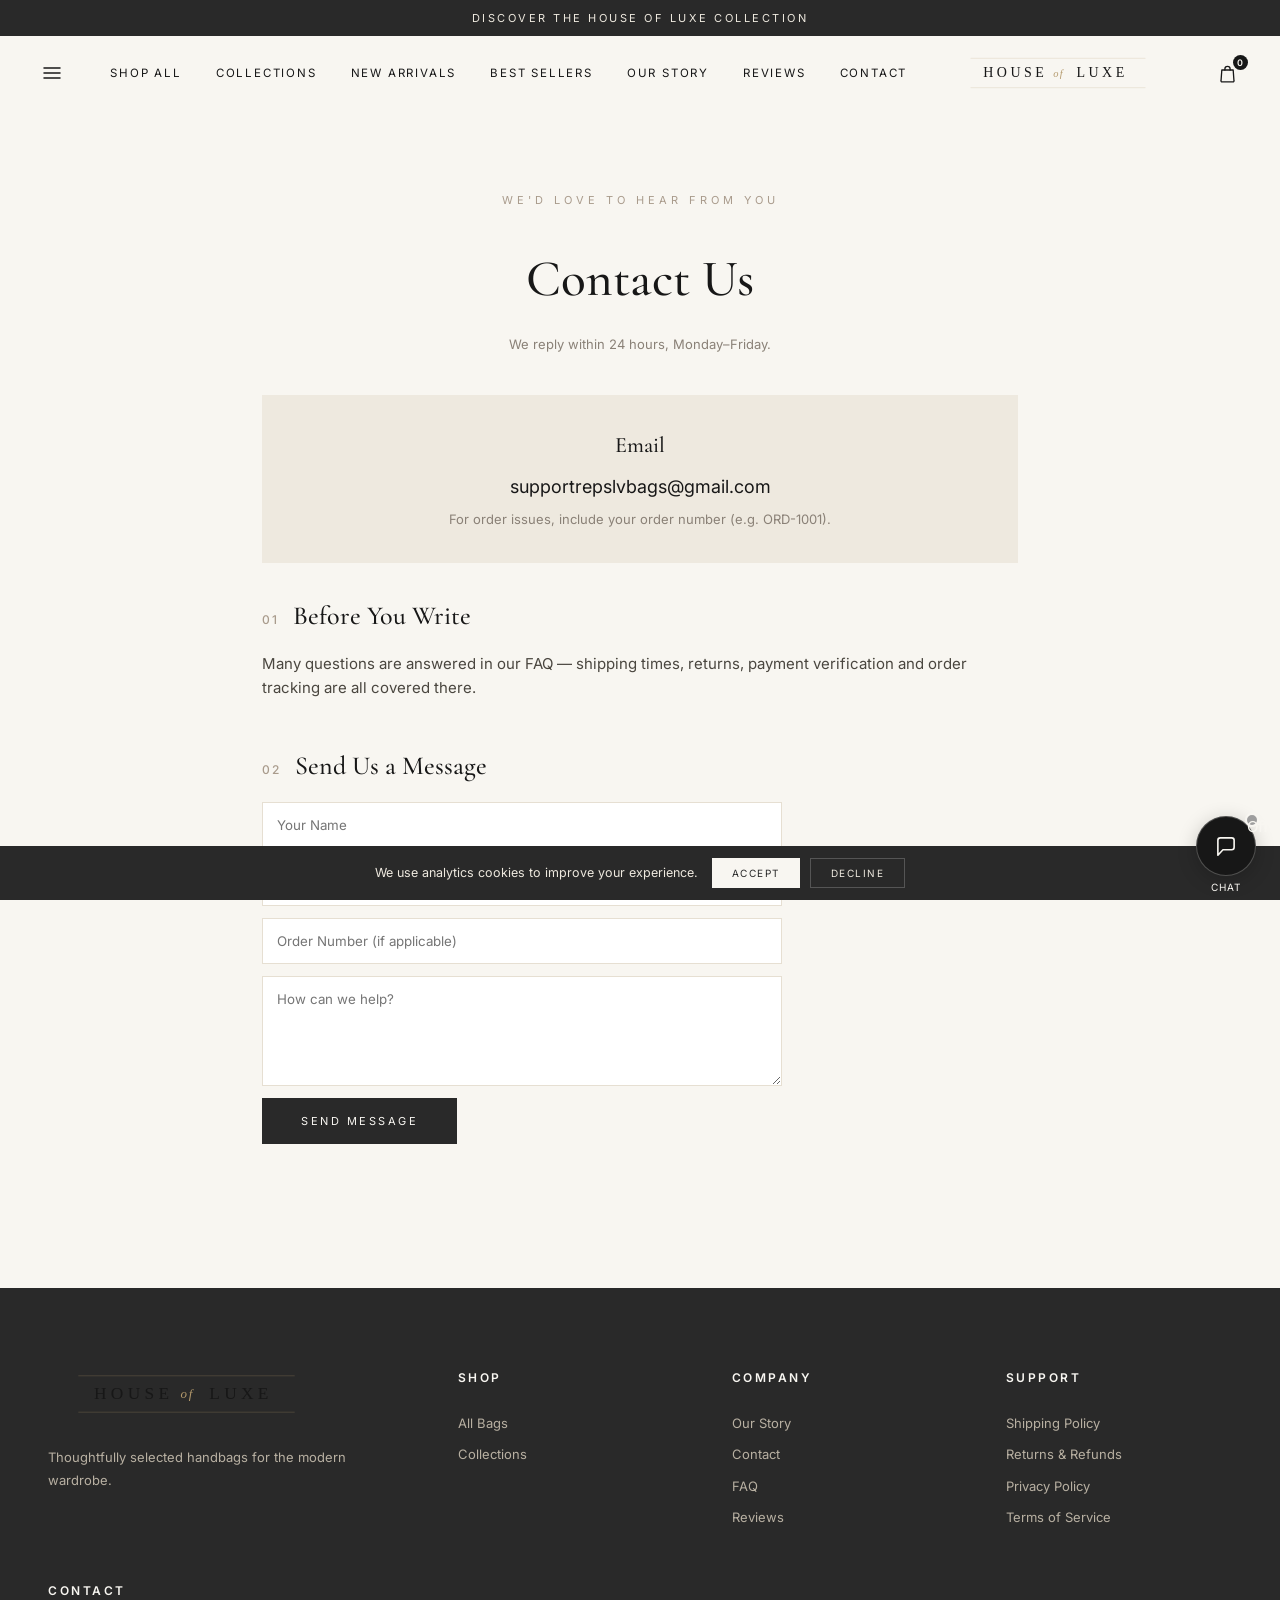
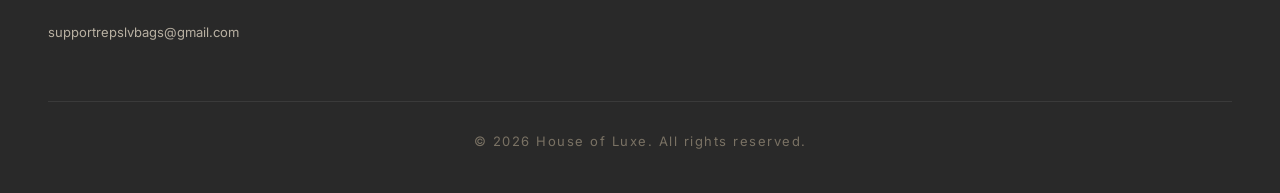
<file: contact.html>
﻿<!DOCTYPE html>
<html lang="en">
<head>
<meta charset="UTF-8">
<meta name="viewport" content="width=device-width, initial-scale=1.0">
<link rel="icon" href="logo.svg">
<title>Contact Us — House of Luxe</title>
<meta name="description" content="Get in touch with the House of Luxe team. We reply within 24 hours to questions about orders, products, shipping and returns.">
<link rel="canonical" href="https://repslvbags.com/contact.html">
<link rel="preconnect" href="https://fonts.googleapis.com">
<link rel="preconnect" href="https://fonts.gstatic.com" crossorigin>
<link href="https://fonts.googleapis.com/css2?family=Cormorant+Garamond:ital,wght@0,400;0,500;0,600;1,400;1,500&family=Inter:wght@300;400;500;600&display=swap" rel="stylesheet">
<link rel="stylesheet" href="styles.css">
</head>
<body>

<div class="announce">Discover the House of Luxe Collection</div>

<header class="header">
  <div class="header-inner">
    <button class="hamburger" id="hamburger" aria-label="Menu">☰</button>
    <nav class="nav-left">
      <a href="index.html#shop">Shop All</a>
      <a href="index.html#collections">Collections</a>
      <a href="index.html#new">New Arrivals</a>
      <a href="index.html#bestsellers">Best Sellers</a>
      <a href="about.html">Our Story</a>
      <a href="reviews.html">Reviews</a>
      <a href="contact.html">Contact</a>
    </nav>
    <a href="index.html" class="logo"><img src="logo.svg" alt="House of Luxe" class="brand-logo"></a>
    <div class="header-right">
      <button class="icon-btn" id="cartBtn" aria-label="Shopping bag">🛍 <span class="badge" id="cartCount">0</span></button>
    </div>
  </div>
</header>

<div class="mobile-menu" id="mobileMenu">
  <button class="menu-close" id="menuClose" aria-label="Close menu">✕</button>
  <a href="index.html">Home</a>
  <a href="index.html#shop">Shop All</a>
  <a href="index.html#collections">Collections</a>
  <a href="index.html#new">New Arrivals</a>
  <a href="index.html#bestsellers">Best Sellers</a>
  <a href="about.html">Our Story</a>
  <a href="faq.html">FAQ</a>
  <a href="contact.html">Contact</a>
  <a href="reviews.html">Reviews</a>
  <a href="track-order.html">Track Order</a>
</div>

<main class="policy-page">
  <p class="hero-kicker">We'd Love to Hear From You</p>
  <h1>Contact Us</h1>
  <p class="last-updated">We reply within 24 hours, Monday–Friday.</p>

  <div class="contact-box">
    <h3 style="font-size:22px;margin-bottom:8px">Email</h3>
    <p><a href="mailto:supportrepslvbags@gmail.com" style="color:var(--espresso);font-size:18px">supportrepslvbags@gmail.com</a></p>
    <p style="margin-top:8px;font-size:13px;color:var(--muted)">For order issues, include your order number (e.g. ORD-1001).</p>
  </div>

  <div class="policy-section">
    <h2><span class="num">01</span> Before You Write</h2>
    <p>Many questions are answered in our <a href="faq.html">FAQ</a> — shipping times, returns, payment verification and order tracking are all covered there.</p>
  </div>

  <div class="policy-section">
    <h2><span class="num">02</span> Send Us a Message</h2>
    <form id="contactForm" style="display:grid;gap:12px;max-width:520px">
      <input required placeholder="Your Name" style="padding:14px;border:1px solid var(--line);font-family:inherit">
      <input required type="email" placeholder="Email Address" style="padding:14px;border:1px solid var(--line);font-family:inherit">
      <input required placeholder="Order Number (if applicable)" style="padding:14px;border:1px solid var(--line);font-family:inherit">
      <textarea required rows="5" placeholder="How can we help?" style="padding:14px;border:1px solid var(--line);font-family:inherit;resize:vertical"></textarea>
      <button class="btn-gold" type="submit" style="justify-self:start">Send Message</button>
    </form>
    <p class="hidden" id="contactDone" style="margin-top:14px;color:#2e7d32;font-weight:600">Thank you — your message is on its way. We'll reply within 24 hours.</p>
  </div>
</main>

<footer class="footer">
  <div class="footer-grid">
    <div><img src="logo.svg" alt="House of Luxe" class="logo-img"><p>Thoughtfully selected handbags for the modern wardrobe.</p></div>
    <div><h4>Shop</h4><a href="index.html#shop">All Bags</a><a href="index.html#collections">Collections</a></div>
    <div><h4>Company</h4><a href="about.html">Our Story</a><a href="contact.html">Contact</a><a href="faq.html">FAQ</a><a href="reviews.html">Reviews</a></div>
    <div><h4>Support</h4><a href="shipping-policy.html">Shipping Policy</a><a href="returns.html">Returns & Refunds</a><a href="privacy-policy.html">Privacy Policy</a><a href="terms.html">Terms of Service</a></div>
    <div><h4>Contact</h4><p>supportrepslvbags@gmail.com</p></div>
  </div>
  <p class="copy">© <span class="yr"></span> House of Luxe. All rights reserved.</p>
</footer>

<script src="supabase-js.min.js"></script>
<script src="supabase.js?v=4"></script>
<script src="email.js"></script>
<script>
const cart=JSON.parse(localStorage.getItem('vr_cart')||'[]');
document.getElementById('cartCount').textContent=cart.reduce((s,i)=>s+i.qty,0);
document.querySelectorAll('.yr').forEach(e=>e.textContent=new Date().getFullYear());
document.getElementById('cartBtn').onclick=()=>location.href='index.html#cart';
document.getElementById('hamburger').onclick=()=>document.getElementById('mobileMenu').classList.add('open');
document.getElementById('menuClose').onclick=()=>document.getElementById('mobileMenu').classList.remove('open');
document.querySelectorAll('#mobileMenu a').forEach(a=>a.onclick=()=>document.getElementById('mobileMenu').classList.remove('open'));
document.getElementById('contactForm').onsubmit=async e=>{
  e.preventDefault();
  const f=e.target, btn=f.querySelector('button[type=submit]');
  btn.disabled=true; btn.textContent='Sending…';
  const name=f[0].value.trim(), email=f[1].value.trim(), order=f[2].value.trim(), msg=f[3].value.trim();
  try{
    const res=await notifyCustomerMessage({name,email,orderNo:order,message:msg,type:'contact'});
    f.classList.add('hidden');
    const done=document.getElementById('contactDone');
    done.textContent=`Thank you — your message has been received (ref ${res.ref}). We'll reply within 24 hours.`;
    done.classList.remove('hidden');
  }catch(err){
    btn.disabled=false; btn.textContent='Send Message';
    alert('Sorry, your message could not be sent. Please email supportrepslvbags@gmail.com directly.');
    console.error('Contact form error:',err);
  }
};
</script>
<script src="analytics.js"></script>
<script src="icons.js"></script>
<script src="chat.js"></script><script src="tracker.js"></script></body>
</html>
</file>
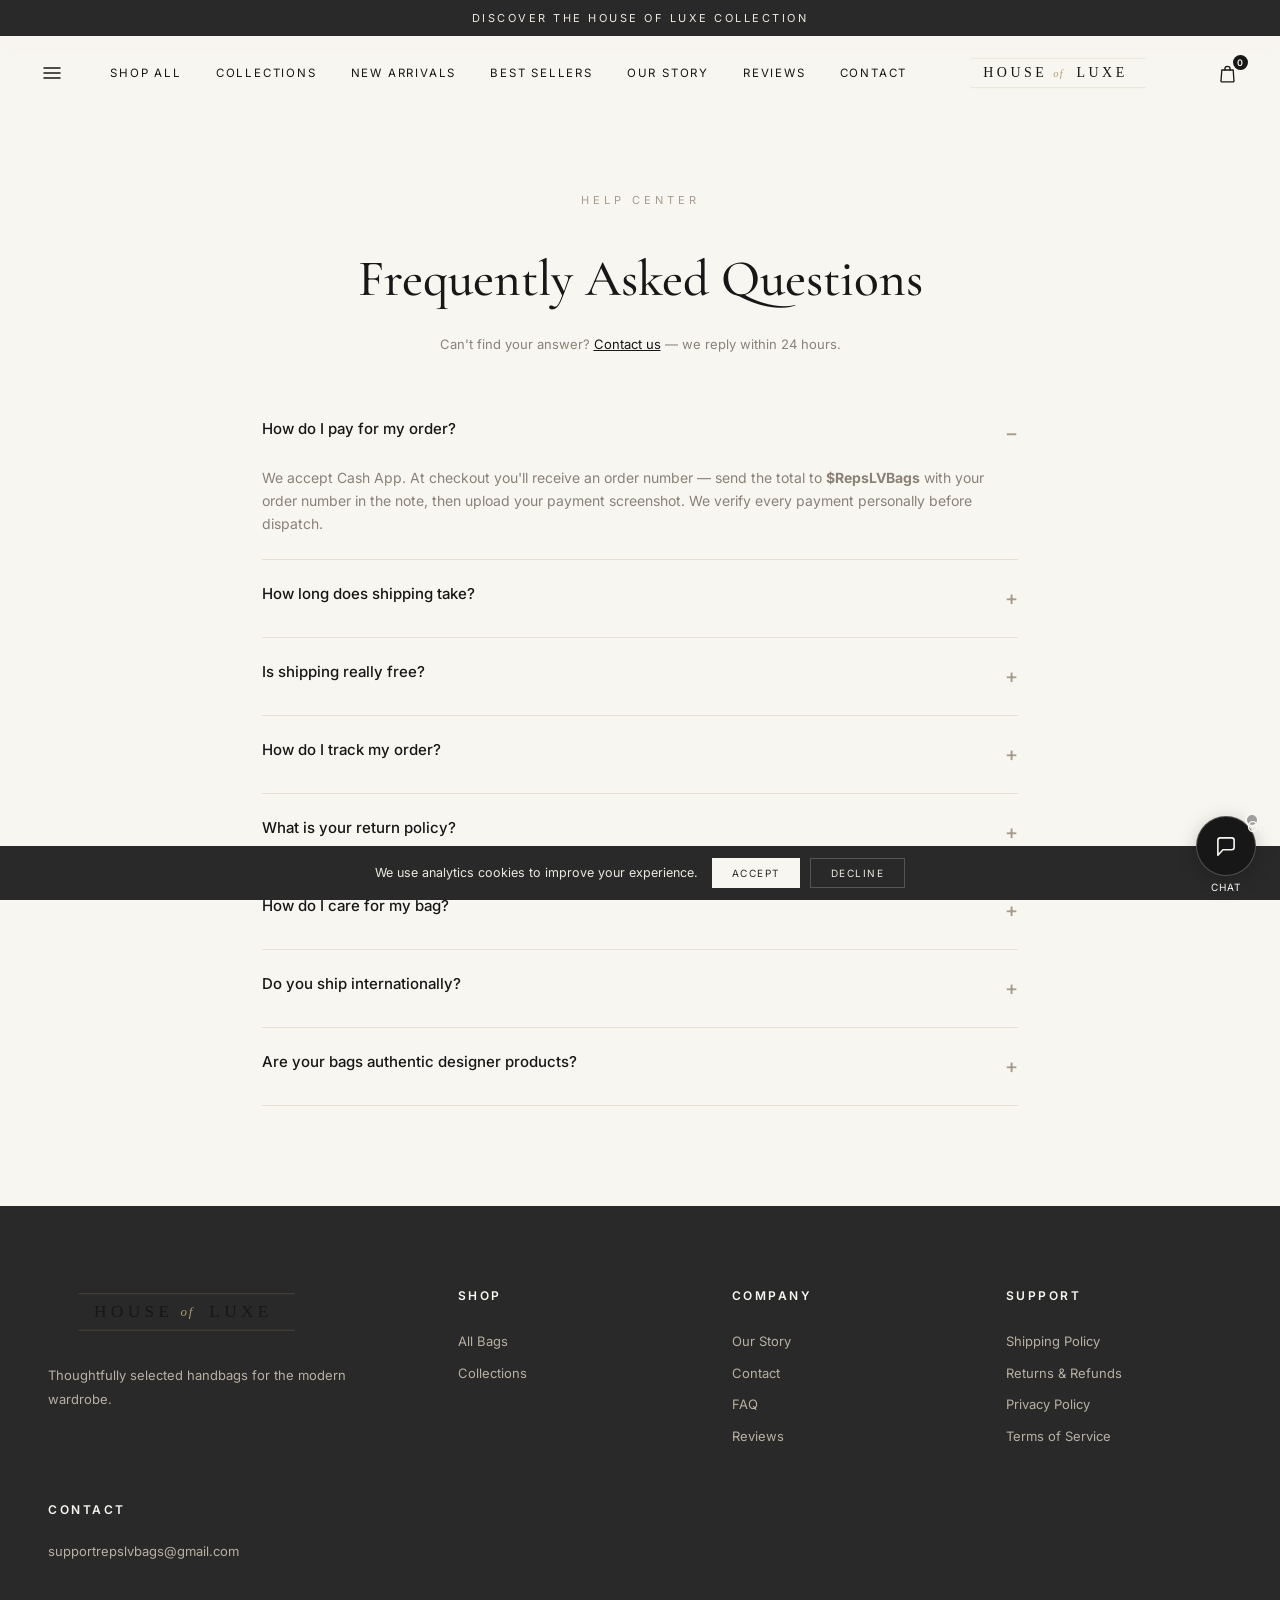
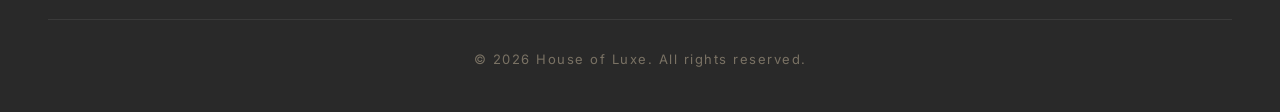
<file: faq.html>
﻿<!DOCTYPE html>
<html lang="en">
<head>
<meta charset="UTF-8">
<meta name="viewport" content="width=device-width, initial-scale=1.0">
<link rel="icon" href="logo.svg">
<title>FAQ — House of Luxe</title>
<meta name="description" content="Frequently asked questions about House of Luxe — shipping, returns, payment, order tracking and product care.">
<link rel="canonical" href="https://repslvbags.com/faq.html">
<link rel="preconnect" href="https://fonts.googleapis.com">
<link rel="preconnect" href="https://fonts.gstatic.com" crossorigin>
<link href="https://fonts.googleapis.com/css2?family=Cormorant+Garamond:ital,wght@0,400;0,500;0,600;1,400;1,500&family=Inter:wght@300;400;500;600&display=swap" rel="stylesheet">
<link rel="stylesheet" href="styles.css">
</head>
<body>

<div class="announce">Discover the House of Luxe Collection</div>

<header class="header">
  <div class="header-inner">
    <button class="hamburger" id="hamburger" aria-label="Menu">☰</button>
    <nav class="nav-left">
      <a href="index.html#shop">Shop All</a>
      <a href="index.html#collections">Collections</a>
      <a href="index.html#new">New Arrivals</a>
      <a href="index.html#bestsellers">Best Sellers</a>
      <a href="about.html">Our Story</a>
      <a href="reviews.html">Reviews</a>
      <a href="contact.html">Contact</a>
    </nav>
    <a href="index.html" class="logo"><img src="logo.svg" alt="House of Luxe" class="brand-logo"></a>
    <div class="header-right">
      <button class="icon-btn" id="cartBtn" aria-label="Shopping bag">🛍 <span class="badge" id="cartCount">0</span></button>
    </div>
  </div>
</header>

<div class="mobile-menu" id="mobileMenu">
  <button class="menu-close" id="menuClose" aria-label="Close menu">✕</button>
  <a href="index.html">Home</a>
  <a href="index.html#shop">Shop All</a>
  <a href="index.html#collections">Collections</a>
  <a href="index.html#new">New Arrivals</a>
  <a href="index.html#bestsellers">Best Sellers</a>
  <a href="about.html">Our Story</a>
  <a href="faq.html">FAQ</a>
  <a href="contact.html">Contact</a>
  <a href="reviews.html">Reviews</a>
  <a href="track-order.html">Track Order</a>
</div>

<main class="policy-page">
  <p class="hero-kicker">Help Center</p>
  <h1>Frequently Asked Questions</h1>
  <p class="last-updated">Can't find your answer? <a href="contact.html" style="color:var(--espresso);text-decoration:underline">Contact us</a> — we reply within 24 hours.</p>

  <div class="faq">
    <details open><summary>How do I pay for my order?</summary><p>We accept Cash App. At checkout you'll receive an order number — send the total to <b>$RepsLVBags</b> with your order number in the note, then upload your payment screenshot. We verify every payment personally before dispatch.</p></details>
    <details><summary>How long does shipping take?</summary><p>Orders ship within 1–2 business days after payment confirmation. Standard shipping takes 3–5 business days; express takes 1–2 business days. See our <a href="shipping-policy.html">Shipping Policy</a> for full details.</p></details>
    <details><summary>Is shipping really free?</summary><p>Yes — complimentary US shipping on orders over $150. Orders under $150 ship for $9.99 standard or $19.99 express.</p></details>
    <details><summary>How do I track my order?</summary><p>Once your order ships you'll receive a tracking number. You can check status anytime at our <a href="track-order.html">Track Order</a> page using your order number and email.</p></details>
    <details><summary>What is your return policy?</summary><p>30-day returns on unworn items in original condition. Email <a href="mailto:supportrepslvbags@gmail.com">supportrepslvbags@gmail.com</a> with your order number to start a return. See our <a href="returns.html">Returns & Refunds</a> page for full details.</p></details>
    <details><summary>How do I care for my bag?</summary><p>Keep it away from direct sunlight and moisture. Wipe gently with a soft dry cloth. Store stuffed in the dust bag when not in use.</p></details>
    <details><summary>Do you ship internationally?</summary><p>Currently we ship within the United States only.</p></details>
    <details><summary>Are your bags authentic designer products?</summary><p>House of Luxe is an independent brand. Our bags are original designs inspired by timeless silhouettes — not affiliated with or endorsed by any designer house.</p></details>
  </div>
</main>

<footer class="footer">
  <div class="footer-grid">
    <div><img src="logo.svg" alt="House of Luxe" class="logo-img"><p>Thoughtfully selected handbags for the modern wardrobe.</p></div>
    <div><h4>Shop</h4><a href="index.html#shop">All Bags</a><a href="index.html#collections">Collections</a></div>
    <div><h4>Company</h4><a href="about.html">Our Story</a><a href="contact.html">Contact</a><a href="faq.html">FAQ</a><a href="reviews.html">Reviews</a></div>
    <div><h4>Support</h4><a href="shipping-policy.html">Shipping Policy</a><a href="returns.html">Returns & Refunds</a><a href="privacy-policy.html">Privacy Policy</a><a href="terms.html">Terms of Service</a></div>
    <div><h4>Contact</h4><p>supportrepslvbags@gmail.com</p></div>
  </div>
  <p class="copy">© <span class="yr"></span> House of Luxe. All rights reserved.</p>
</footer>

<script>
const cart=JSON.parse(localStorage.getItem('vr_cart')||'[]');
document.getElementById('cartCount').textContent=cart.reduce((s,i)=>s+i.qty,0);
document.querySelectorAll('.yr').forEach(e=>e.textContent=new Date().getFullYear());
document.getElementById('cartBtn').onclick=()=>location.href='index.html#cart';
document.getElementById('hamburger').onclick=()=>document.getElementById('mobileMenu').classList.add('open');
document.getElementById('menuClose').onclick=()=>document.getElementById('mobileMenu').classList.remove('open');
document.querySelectorAll('#mobileMenu a').forEach(a=>a.onclick=()=>document.getElementById('mobileMenu').classList.remove('open'));
</script>
<script src="analytics.js"></script>
<script src="icons.js"></script>
<script src="chat.js"></script><script src="tracker.js"></script></body>
</html>
</file>
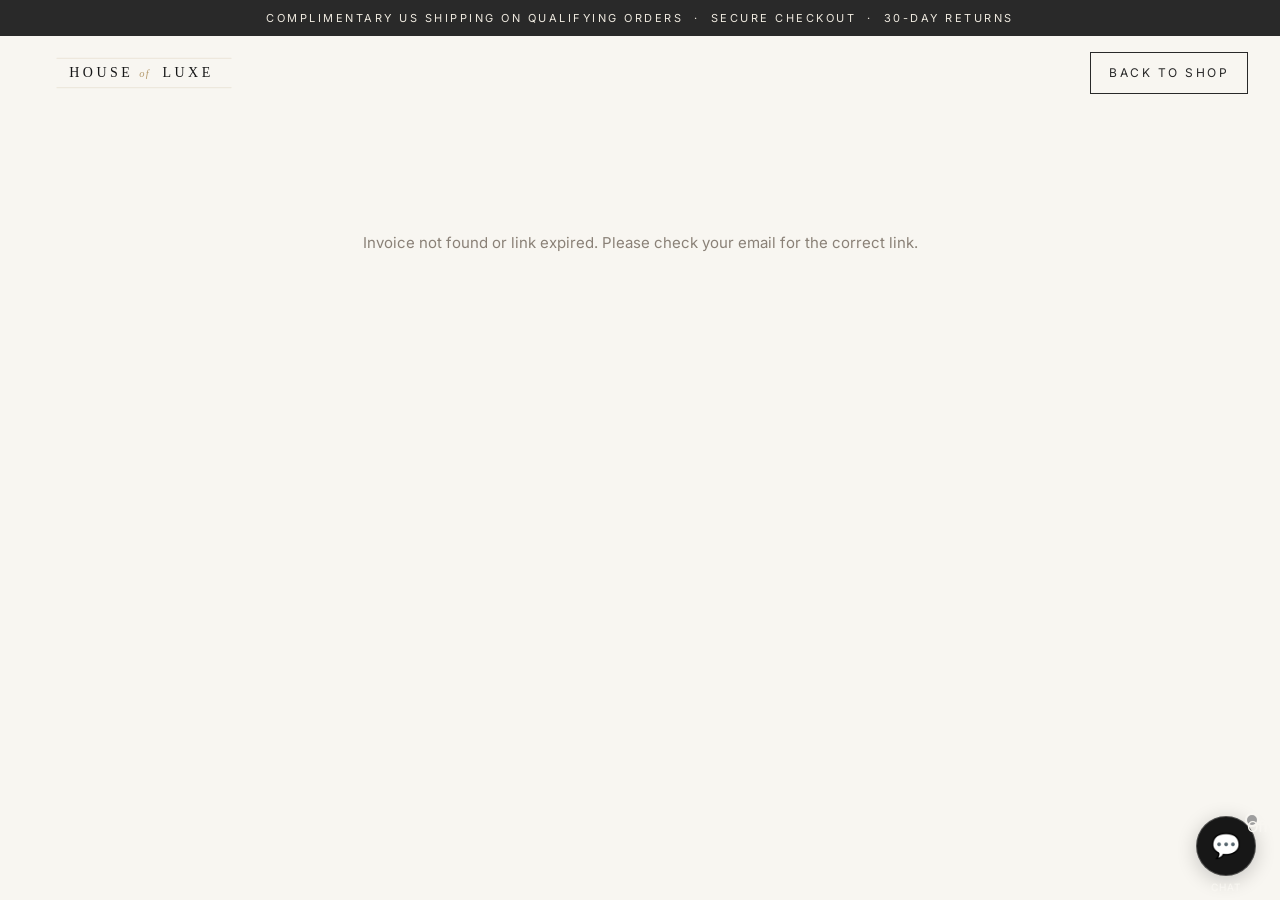
<file: invoice.html>
<!DOCTYPE html>
<html lang="en">
<head>
<meta charset="UTF-8">
<meta name="viewport" content="width=device-width, initial-scale=1.0">
<link rel="icon" href="logo.svg">
<title>Invoice — House of Luxe</title>
<meta name="robots" content="noindex,nofollow">
<link rel="preconnect" href="https://fonts.googleapis.com">
<link rel="preconnect" href="https://fonts.gstatic.com" crossorigin>
<link href="https://fonts.googleapis.com/css2?family=Cormorant+Garamond:ital,wght@0,400;0,500;0,600;1,400;1,500&family=Inter:wght@300;400;500;600&display=swap" rel="stylesheet">
<link rel="stylesheet" href="styles.css">
<style>
  .inv-wrap{max-width:760px;margin:0 auto;padding:40px 20px 80px}
  .inv-card{background:#fff;border:1px solid #e4ddd1}
  .inv-head{background:#252525;color:#F8F6F2;padding:30px;text-align:center}
  .inv-head .logo-text{font-family:'Cormorant Garamond',serif;font-size:26px;letter-spacing:4px}
  .inv-head .logo-text em{color:#c9b48a;font-style:italic}
  .inv-head .inv-sub{margin-top:8px;font-size:10px;letter-spacing:3px;text-transform:uppercase;color:#b8b0a2}
  .inv-body{padding:34px}
  .inv-status{display:inline-block;padding:7px 16px;border:2px solid;font-size:11px;letter-spacing:2px;text-transform:uppercase;font-weight:600;margin-bottom:22px}
  .inv-status.PENDING{border-color:#8a5a00;color:#8a5a00;background:#fdf6e8}
  .inv-status.PAID{border-color:#2e7d32;color:#2e7d32;background:#eef7ee}
  .inv-status.CANCELLED,.inv-status.REFUNDED{border-color:#8a8177;color:#8a8177;background:#f4f1ea}
  .inv-meta{display:flex;flex-wrap:wrap;gap:24px;margin-bottom:26px;font-size:13px}
  .inv-meta div span{display:block;font-size:10px;letter-spacing:2px;text-transform:uppercase;color:#8a8177;margin-bottom:4px}
  .inv-table{width:100%;border-collapse:collapse;font-size:14px;margin-bottom:8px}
  .inv-table th{text-align:left;font-size:10px;letter-spacing:2px;text-transform:uppercase;color:#8a8177;padding:8px 0;border-bottom:2px solid #252525}
  .inv-table th:last-child,.inv-table td:last-child{text-align:right}
  .inv-table td{padding:10px 0;border-bottom:1px solid #ece4d6}
  .inv-totals{margin-left:auto;width:280px;margin-top:14px;font-size:14px}
  .inv-totals .row{display:flex;justify-content:space-between;padding:6px 0}
  .inv-totals .grand{border-top:2px solid #252525;font-weight:700;font-size:17px;padding-top:10px;margin-top:6px}
  .inv-section-title{font-size:11px;letter-spacing:2px;text-transform:uppercase;color:#8a8177;border-bottom:1px solid #e4ddd1;padding-bottom:8px;margin:28px 0 12px}
  .inv-pay-box{background:#f8f6f2;border-left:3px solid #c9b48a;padding:16px 18px;font-size:13px;line-height:1.7;white-space:pre-line}
  .inv-actions{display:flex;flex-wrap:wrap;gap:12px;margin-top:30px}
  .inv-actions .btn-gold,.inv-actions .btn-ghost{padding:13px 26px;font-size:12px;letter-spacing:1px;text-transform:uppercase}
  .inv-foot{text-align:center;font-size:11px;color:#8a8177;letter-spacing:1px;padding:18px;background:#f8f6f2}
  .inv-loading,.inv-error{text-align:center;padding:80px 20px;font-size:15px;color:#8a8177}
  @media print{
    .no-print,.announce,.header,.footer,.chat-widget{display:none!important}
    body{background:#fff}
    .inv-wrap{padding:0;max-width:100%}
    .inv-card{border:none}
    .inv-actions{display:none}
  }
</style>
</head>
<body>
<div class="announce no-print">Complimentary US shipping on qualifying orders &nbsp;·&nbsp; Secure checkout &nbsp;·&nbsp; 30-day returns</div>
<header class="header no-print">
  <div class="header-inner">
    <a href="index.html" class="logo"><img src="logo.svg" alt="House of Luxe" class="brand-logo"></a>
    <div class="header-right"><a href="index.html" class="btn-ghost" style="padding:10px 18px;font-size:12px">Back to Shop</a></div>
  </div>
</header>

<div class="inv-wrap">
  <div id="invLoading" class="inv-loading">Loading your invoice…</div>
  <div id="invError" class="inv-error hidden">Invoice not found or link expired. Please check your email for the correct link.</div>
  <div id="invContent" class="hidden">
    <div class="inv-card">
      <div class="inv-head">
        <div class="logo-text">HOUSE <em>OF</em> LUXE</div>
        <div class="inv-sub">Invoice</div>
      </div>
      <div class="inv-body">
        <div id="invStatusBadge"></div>
        <div class="inv-meta" id="invMeta"></div>
        <table class="inv-table">
          <thead><tr><th>Item</th><th>Qty</th><th>Price</th><th>Total</th></tr></thead>
          <tbody id="invItems"></tbody>
        </table>
        <div class="inv-totals" id="invTotals"></div>
        <div class="inv-section-title">Delivery Address</div>
        <p id="invAddress" style="font-size:14px;line-height:1.7;margin:0"></p>
        <div class="inv-section-title">Payment</div>
        <p id="invPayMethod" style="font-size:14px;margin:0 0 10px"></p>
        <div class="inv-pay-box" id="invPayDetails"></div>
        <div class="inv-actions no-print">
          <button class="btn-gold" id="invPrintBtn">Download / Print PDF</button>
          <a class="btn-ghost" href="payment-confirm.html" id="invPayConfirmLink">Submit Payment Screenshot</a>
        </div>
      </div>
      <div class="inv-foot">House of Luxe · supportrepslvbags@gmail.com · repslvbags.com</div>
    </div>
  </div>
</div>

<script src="supabase-js.min.js"></script>
<script src="supabase.js?v=4"></script>
<script src="orders.js"></script>
<script src="db.js"></script>
<script src="invoices.js"></script>
<script src="invoice.js"></script>
<script src="chat.js"></script>
<script src="tracker.js"></script>
</body>
</html>
</file>
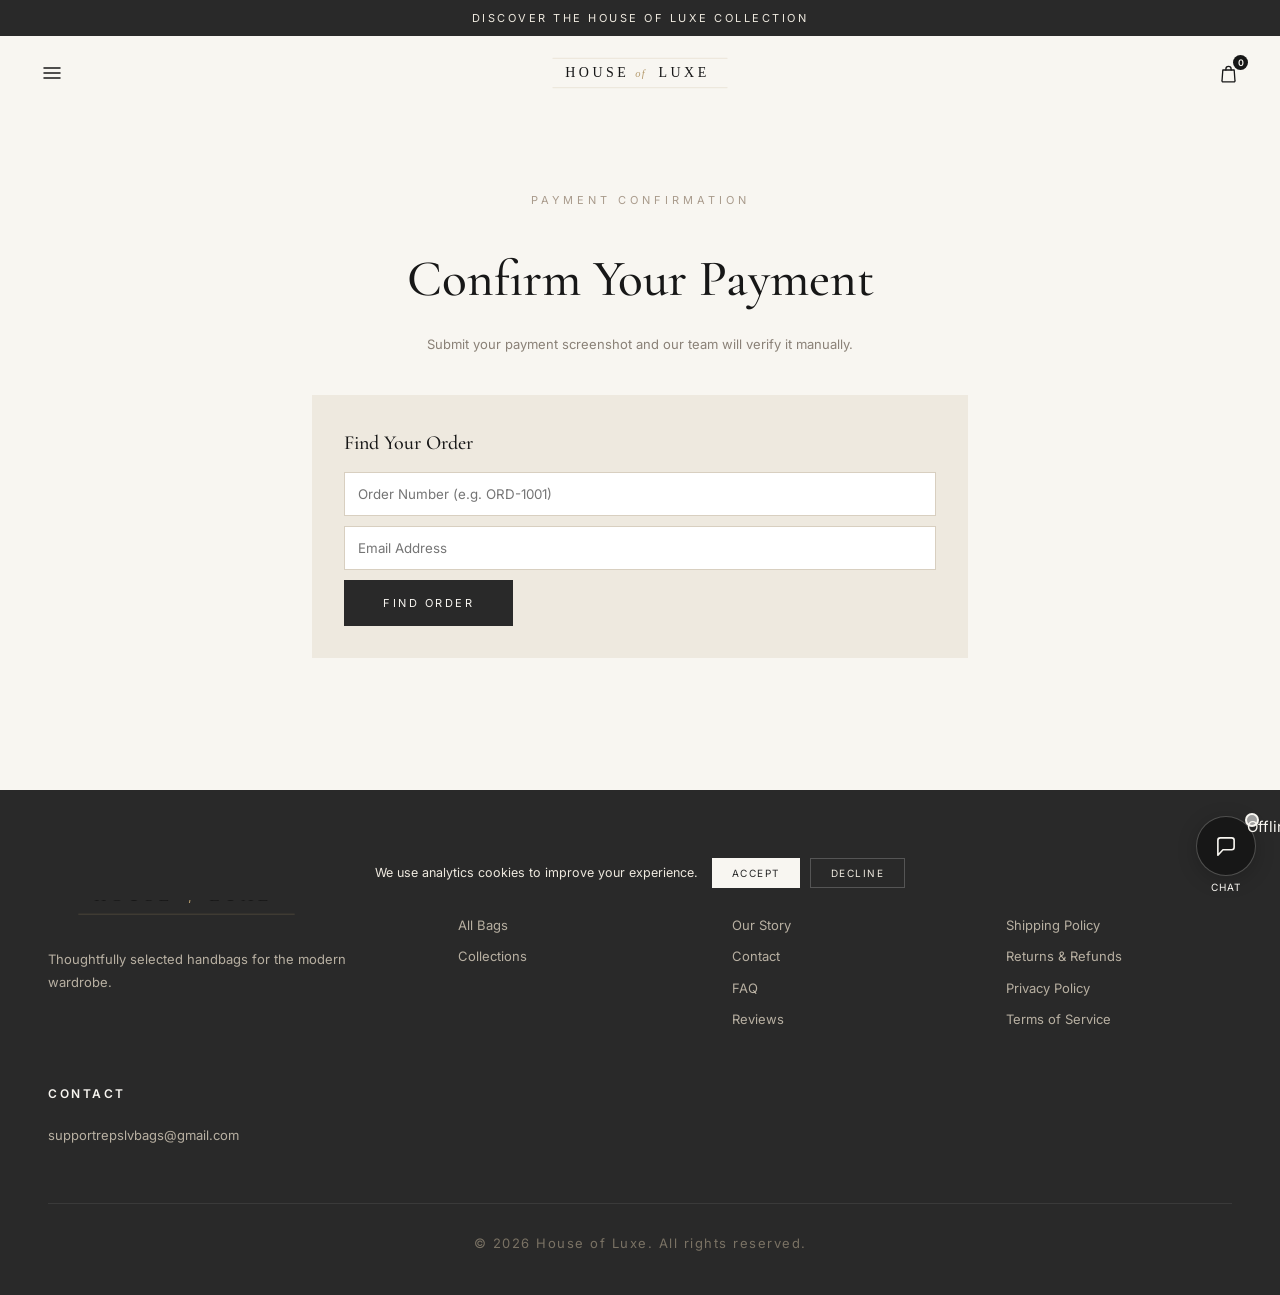
<file: payment-confirm.html>
﻿<!DOCTYPE html>
<html lang="en">
<head>
<meta charset="UTF-8">
<meta name="viewport" content="width=device-width, initial-scale=1.0">
<link rel="icon" href="logo.svg">
<title>Payment Confirmation — House of Luxe</title>
<meta name="description" content="Submit your payment confirmation for your House of Luxe order.">
<meta name="robots" content="noindex">
<link rel="preconnect" href="https://fonts.googleapis.com">
<link rel="preconnect" href="https://fonts.gstatic.com" crossorigin>
<link href="https://fonts.googleapis.com/css2?family=Cormorant+Garamond:ital,wght@0,400;0,500;0,600;1,400;1,500&family=Inter:wght@300;400;500;600&display=swap" rel="stylesheet">
<link rel="stylesheet" href="styles.css">
</head>
<body>

<div class="announce">Discover the House of Luxe Collection</div>

<header class="header">
  <div class="header-inner">
    <button class="hamburger" id="hamburger" aria-label="Menu">☰</button>
    <a href="index.html" class="logo"><img src="logo.svg" alt="House of Luxe" class="brand-logo"></a>
    <div class="header-right">
      <button class="icon-btn" id="cartBtn" aria-label="Shopping bag">🛍 <span class="badge" id="cartCount">0</span></button>
    </div>
  </div>
</header>

<div class="mobile-menu" id="mobileMenu">
  <button class="menu-close" id="menuClose" aria-label="Close menu">✕</button>
  <a href="index.html">Home</a>
  <a href="index.html#shop">Shop All</a>
  <a href="index.html#collections">Collections</a>
  <a href="about.html">Our Story</a>
  <a href="faq.html">FAQ</a>
  <a href="contact.html">Contact</a>
  <a href="reviews.html">Reviews</a>
  <a href="track-order.html">Track Order</a>
</div>

<main class="policy-page" style="max-width:720px">
  <p class="hero-kicker">Payment Confirmation</p>
  <h1>Confirm Your Payment</h1>
  <p class="last-updated">Submit your payment screenshot and our team will verify it manually.</p>

  <!-- Lookup (when no order params) -->
  <div class="contact-box" id="lookupBox" style="display:none;text-align:left">
    <h3 style="font-size:20px;margin-bottom:12px">Find Your Order</h3>
    <div style="display:grid;gap:10px">
      <input id="lkOrder" placeholder="Order Number (e.g. ORD-1001)" style="padding:13px;border:1px solid #d8cfc0;font-family:inherit">
      <input id="lkEmail" type="email" placeholder="Email Address" style="padding:13px;border:1px solid #d8cfc0;font-family:inherit">
      <button class="btn-gold" id="lkBtn" style="justify-self:start">Find Order</button>
    </div>
    <p class="hidden" id="lkErr" style="color:#f0b4b4;margin-top:10px;font-size:13px"></p>
  </div>

  <!-- Order summary + form -->
  <div id="payFormWrap" class="hidden">
    <div class="contact-box" style="text-align:left">
      <h3 style="font-size:20px;margin-bottom:12px">Order Details</h3>
      <div id="orderSummary" style="font-size:14px;line-height:1.9"></div>
    </div>

    <form id="evidenceForm" class="policy-section" style="background:#fff;border:1px solid #ece4d6;padding:30px;margin-top:20px">
      <h2 style="font-size:20px;margin-bottom:18px">Payment Evidence</h2>
      <label style="display:block;font-size:12px;letter-spacing:1px;text-transform:uppercase;color:var(--muted);margin-bottom:6px">Transaction Reference (optional)</label>
      <input id="evTxn" placeholder="e.g. Cash App confirmation code, Zelle confirmation #" style="width:100%;padding:13px;border:1px solid #d8cfc0;font-family:inherit;margin-bottom:16px">

      <label style="display:block;font-size:12px;letter-spacing:1px;text-transform:uppercase;color:var(--muted);margin-bottom:6px">Payment Screenshot *</label>
      <label class="upload-btn" style="display:block;text-align:center;border:1px dashed var(--taupe);padding:22px;font-size:12px;letter-spacing:1px;text-transform:uppercase;cursor:pointer;margin-bottom:8px">
        📎 Choose Image (JPG, PNG or WebP — max 5MB)
        <input type="file" id="evFile" accept="image/jpeg,image/png,image/webp" hidden>
      </label>
      <p class="upload-name" id="evFileName" style="font-size:12px;color:var(--muted);margin-bottom:16px">No file chosen</p>
      <div id="evPreview" style="margin-bottom:16px"></div>

      <label style="display:block;font-size:12px;letter-spacing:1px;text-transform:uppercase;color:var(--muted);margin-bottom:6px">Additional Notes (optional)</label>
      <textarea id="evNotes" rows="3" placeholder="Anything we should know about this payment?" style="width:100%;padding:13px;border:1px solid #d8cfc0;font-family:inherit;resize:vertical;margin-bottom:20px"></textarea>

      <p style="font-size:12px;color:var(--muted);margin-bottom:16px">Your screenshot is stored privately and reviewed only by our team. It is supporting evidence — payment is confirmed only after we verify the actual transfer.</p>
      <button class="btn-gold full" type="submit" id="evSubmit">Submit Payment Confirmation</button>
    </form>
  </div>

  <!-- Success -->
  <div id="payDone" class="hidden">
    <div class="confirm" style="padding:50px 20px;text-align:center">
      <div class="confirm-check">✓</div>
      <h3 style="font-size:28px;margin-bottom:14px">Confirmation Received</h3>
      <p style="font-size:16px;line-height:1.8">Your payment confirmation has been received. Our team will verify your payment and update your order status. Thank you for shopping with us.</p>
      <a href="track-order.html" class="btn-gold" style="display:inline-block;margin-top:24px">Track Your Order</a>
    </div>
  </div>
</main>

<footer class="footer">
  <div class="footer-grid">
    <div><img src="logo.svg" alt="House of Luxe" class="logo-img"><p>Thoughtfully selected handbags for the modern wardrobe.</p></div>
    <div><h4>Shop</h4><a href="index.html#shop">All Bags</a><a href="index.html#collections">Collections</a></div>
    <div><h4>Company</h4><a href="about.html">Our Story</a><a href="contact.html">Contact</a><a href="faq.html">FAQ</a><a href="reviews.html">Reviews</a></div>
    <div><h4>Support</h4><a href="shipping-policy.html">Shipping Policy</a><a href="returns.html">Returns & Refunds</a><a href="privacy-policy.html">Privacy Policy</a><a href="terms.html">Terms of Service</a></div>
    <div><h4>Contact</h4><p>supportrepslvbags@gmail.com</p></div>
  </div>
  <p class="copy">© <span class="yr"></span> House of Luxe. All rights reserved.</p>
</footer>

<script src="supabase-js.min.js"></script>
<script src="supabase.js?v=4"></script>
<script src="orders.js"></script>
<script src="db.js"></script>
<script src="email.js"></script>
<script src="payment-confirm.js"></script>
<script>
document.querySelectorAll('.yr').forEach(e=>e.textContent=new Date().getFullYear());
document.getElementById('cartCount').textContent=JSON.parse(localStorage.getItem('vr_cart')||'[]').reduce((s,i)=>s+i.qty,0);
document.getElementById('cartBtn').onclick=()=>location.href='index.html#cart';
document.getElementById('hamburger').onclick=()=>document.getElementById('mobileMenu').classList.add('open');
document.getElementById('menuClose').onclick=()=>document.getElementById('mobileMenu').classList.remove('open');
document.querySelectorAll('#mobileMenu a').forEach(a=>a.onclick=()=>document.getElementById('mobileMenu').classList.remove('open'));
</script>
<script src="analytics.js"></script>
<script src="icons.js"></script>
<script src="chat.js"></script><script src="tracker.js"></script></body>
</html>
</file>
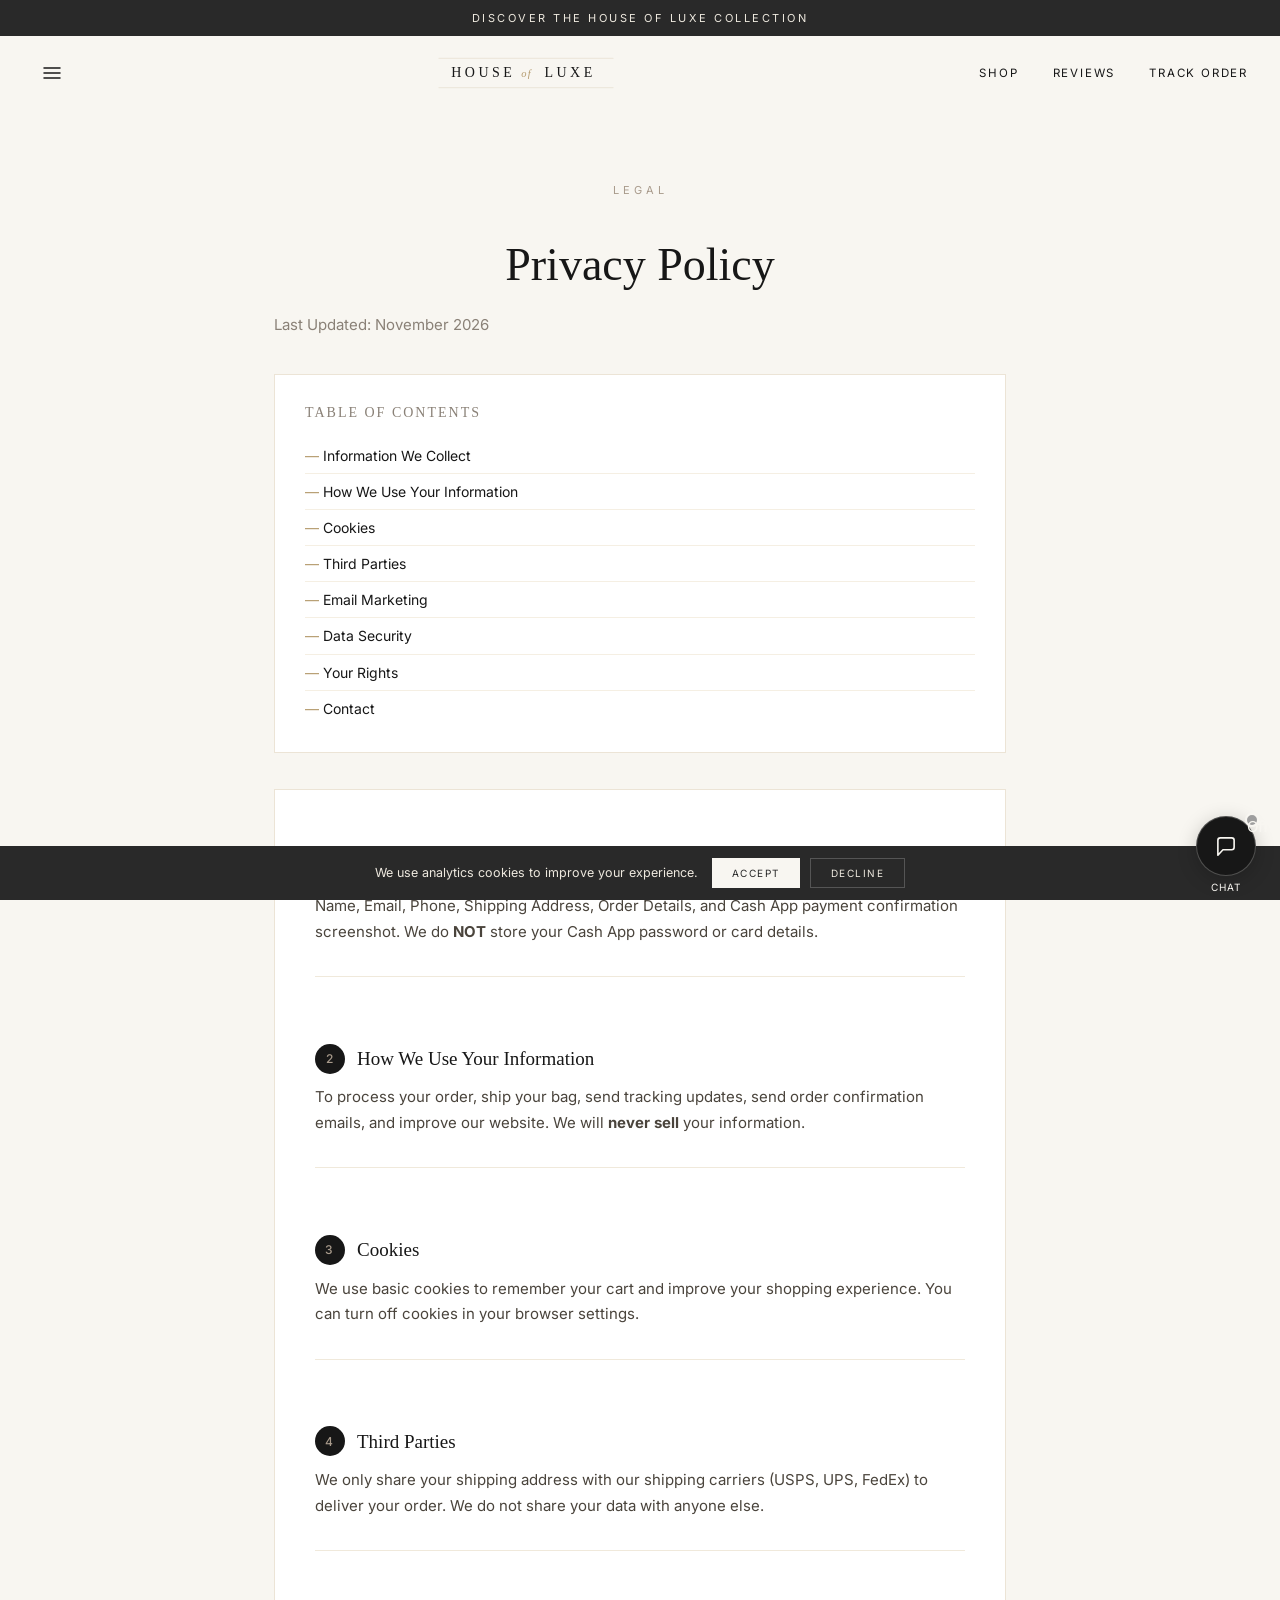
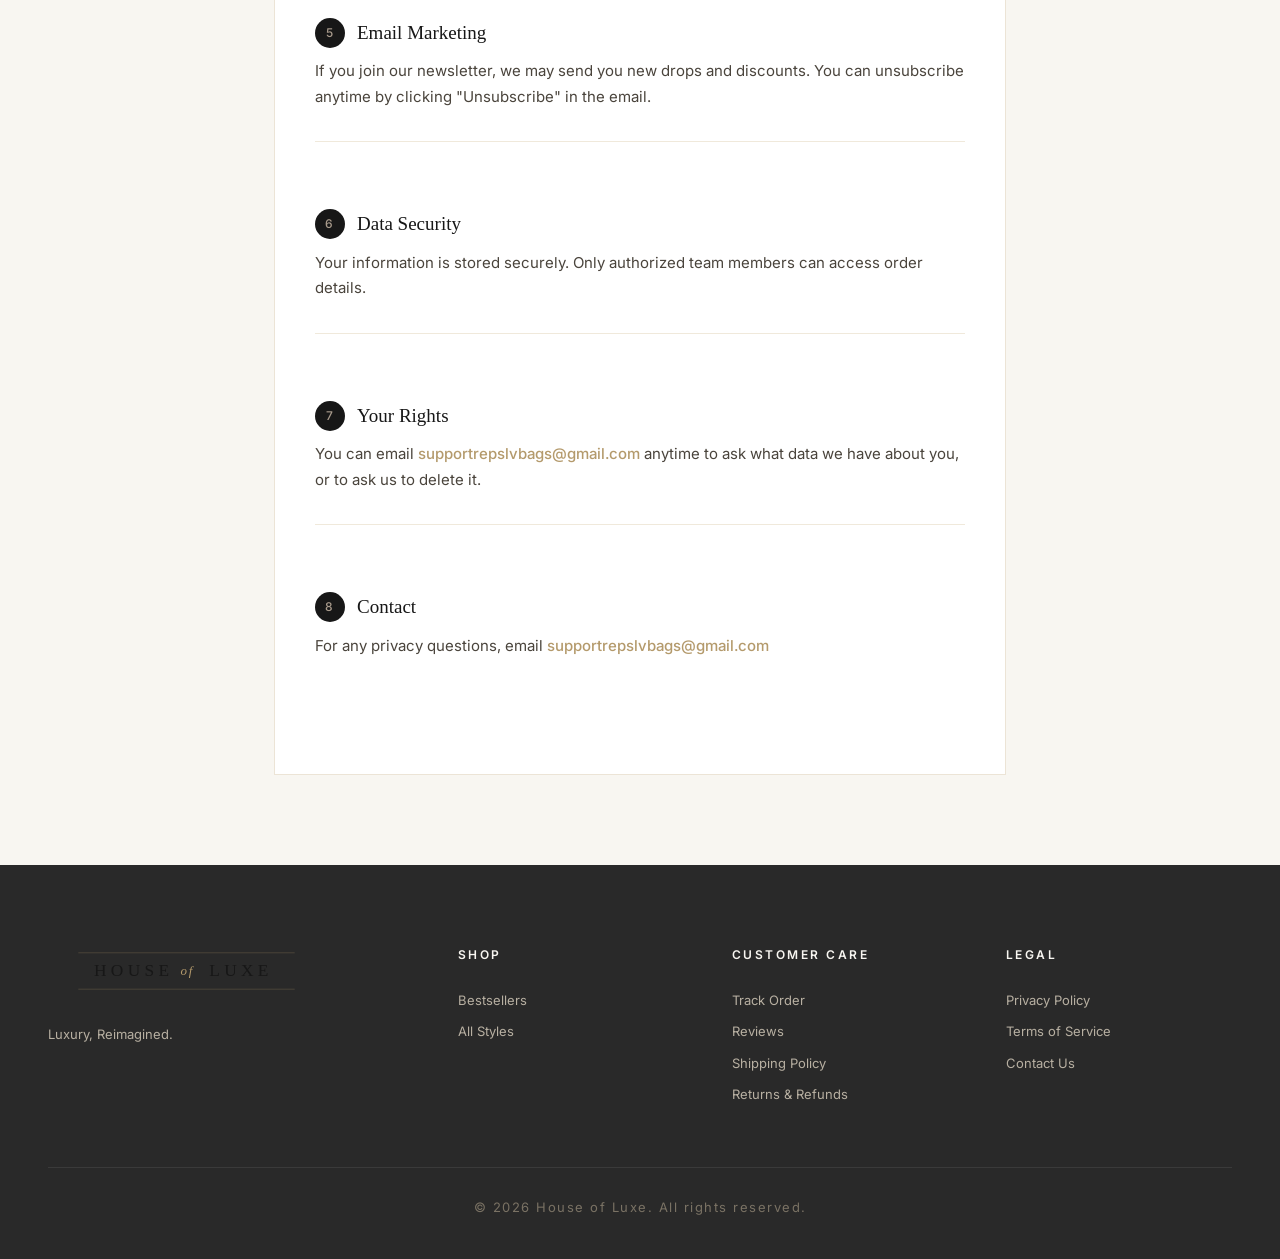
<file: privacy-policy.html>
﻿<!DOCTYPE html>
<html lang="en">
<head>
<meta charset="UTF-8">
<meta name="viewport" content="width=device-width, initial-scale=1.0">
<link rel="icon" href="logo.svg">
<title>Privacy Policy — House of Luxe</title>
<link href="https://fonts.googleapis.com/css2?family=Playfair+Display:ital,wght@0,400;0,600;0,700;1,400&family=Inter:wght@300;400;500;600&display=swap" rel="stylesheet">
<link rel="stylesheet" href="styles.css">
<link rel="stylesheet" href="policy.css">
</head>
<body>
<div class="announce">Discover the House of Luxe Collection</div>
<header class="header">
  <div class="header-inner">
    <button class="hamburger" id="hamburger" aria-label="Menu">☰</button>
    <a href="index.html" class="logo"><img src="logo.svg" alt="House of Luxe"></a>
    <nav class="nav-left">
      <a href="index.html#shop">Shop</a>
      <a href="reviews.html">Reviews</a>
      <a href="track-order.html">Track Order</a>
    </nav>
  </div>
</header>
<div class="mobile-menu" id="mobileMenu">
  <button class="menu-close" id="menuClose" aria-label="Close menu">✕</button>
  <a href="index.html">Home</a>
  <a href="index.html#shop">Shop All</a>
  <a href="index.html#collections">Collections</a>
  <a href="about.html">Our Story</a>
  <a href="faq.html">FAQ</a>
  <a href="contact.html">Contact</a>
  <a href="reviews.html">Reviews</a>
  <a href="track-order.html">Track Order</a>
</div>

<main class="policy-page">
  <p class="hero-kicker">Legal</p>
  <h1>Privacy Policy</h1>
  <p class="policy-sub">Last Updated: November 2026</p>

  <nav class="toc">
    <h3>Table of Contents</h3>
    <a href="#info">Information We Collect</a>
    <a href="#use">How We Use Your Information</a>
    <a href="#cookies">Cookies</a>
    <a href="#third">Third Parties</a>
    <a href="#email">Email Marketing</a>
    <a href="#security">Data Security</a>
    <a href="#rights">Your Rights</a>
    <a href="#contact">Contact</a>
  </nav>

  <div class="policy-body">
    <section class="policy-section" id="info">
      <h2><span class="num">1</span> Information We Collect</h2>
      <p>Name, Email, Phone, Shipping Address, Order Details, and Cash App payment confirmation screenshot. We do <b>NOT</b> store your Cash App password or card details.</p>
    </section>

    <section class="policy-section" id="use">
      <h2><span class="num">2</span> How We Use Your Information</h2>
      <p>To process your order, ship your bag, send tracking updates, send order confirmation emails, and improve our website. We will <b>never sell</b> your information.</p>
    </section>

    <section class="policy-section" id="cookies">
      <h2><span class="num">3</span> Cookies</h2>
      <p>We use basic cookies to remember your cart and improve your shopping experience. You can turn off cookies in your browser settings.</p>
    </section>

    <section class="policy-section" id="third">
      <h2><span class="num">4</span> Third Parties</h2>
      <p>We only share your shipping address with our shipping carriers (USPS, UPS, FedEx) to deliver your order. We do not share your data with anyone else.</p>
    </section>

    <section class="policy-section" id="email">
      <h2><span class="num">5</span> Email Marketing</h2>
      <p>If you join our newsletter, we may send you new drops and discounts. You can unsubscribe anytime by clicking "Unsubscribe" in the email.</p>
    </section>

    <section class="policy-section" id="security">
      <h2><span class="num">6</span> Data Security</h2>
      <p>Your information is stored securely. Only authorized team members can access order details.</p>
    </section>

    <section class="policy-section" id="rights">
      <h2><span class="num">7</span> Your Rights</h2>
      <p>You can email <a href="mailto:supportrepslvbags@gmail.com">supportrepslvbags@gmail.com</a> anytime to ask what data we have about you, or to ask us to delete it.</p>
    </section>

    <section class="policy-section" id="contact">
      <h2><span class="num">8</span> Contact</h2>
      <p>For any privacy questions, email <a href="mailto:supportrepslvbags@gmail.com">supportrepslvbags@gmail.com</a></p>
    </section>
  </div>
<script>
document.getElementById('hamburger').onclick=()=>document.getElementById('mobileMenu').classList.add('open');
document.getElementById('menuClose').onclick=()=>document.getElementById('mobileMenu').classList.remove('open');
document.querySelectorAll('#mobileMenu a').forEach(a=>a.onclick=()=>document.getElementById('mobileMenu').classList.remove('open'));
</script>
<script src="analytics.js"></script>
</main>

<footer class="footer">
  <div class="footer-grid">
    <div><img src="logo.svg" alt="House of Luxe" class="logo-img"><p>Luxury, Reimagined.</p></div>
    <div><h4>Shop</h4><a href="index.html#shop">Bestsellers</a><a href="index.html#styles">All Styles</a></div>
    <div><h4>Customer Care</h4><a href="track-order.html">Track Order</a><a href="reviews.html">Reviews</a><a href="shipping-policy.html">Shipping Policy</a><a href="returns.html">Returns & Refunds</a></div>
    <div><h4>Legal</h4><a href="privacy-policy.html">Privacy Policy</a><a href="terms.html">Terms of Service</a><a href="mailto:supportrepslvbags@gmail.com">Contact Us</a></div>
  </div>
  <p class="copy">© 2026 House of Luxe. All rights reserved.</p>
</footer>
<script src="icons.js"></script>
<script src="chat.js"></script><script src="tracker.js"></script></body>
</html>
</file>
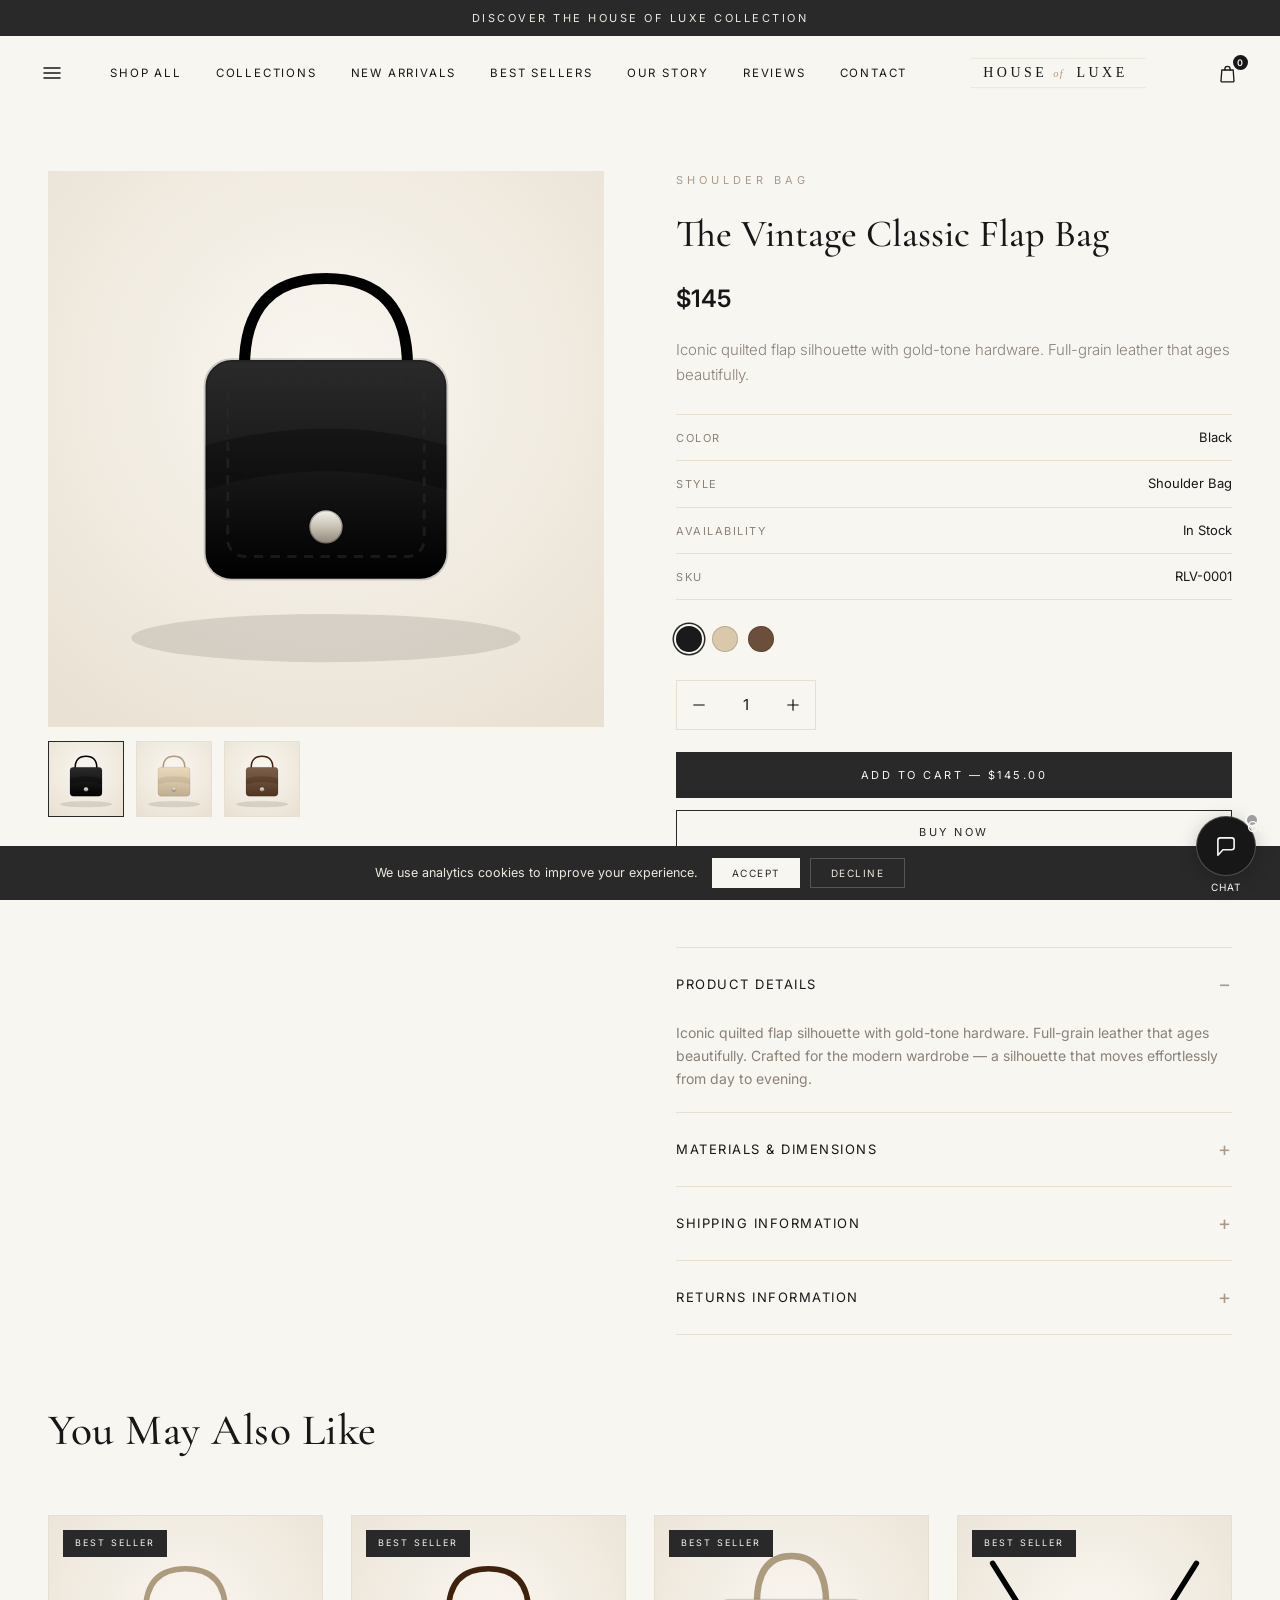
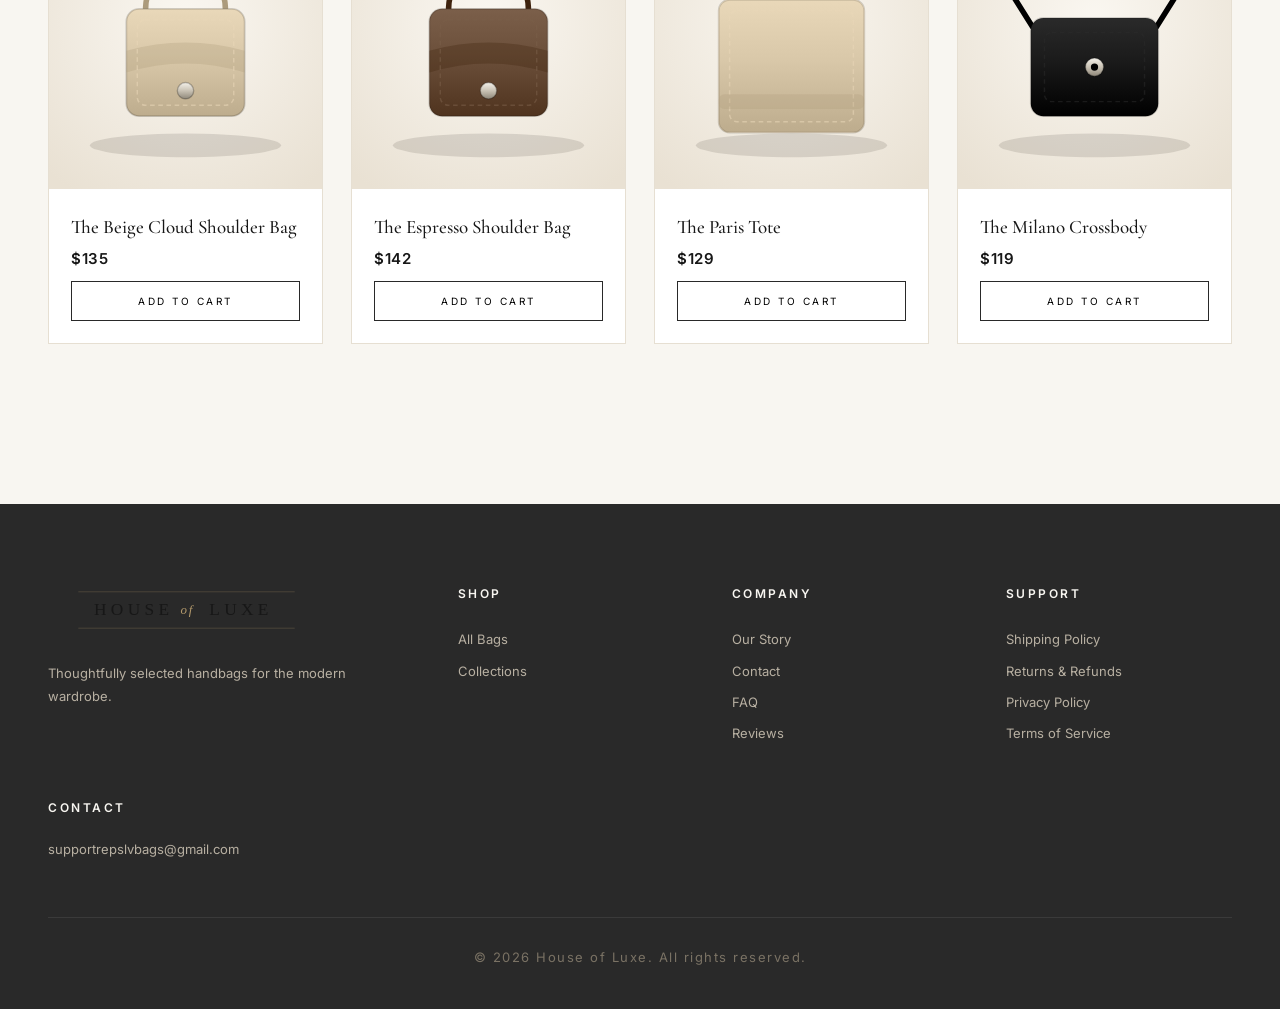
<file: product.html>
﻿<!DOCTYPE html>
<html lang="en">
<head>
<meta charset="UTF-8">
<meta name="viewport" content="width=device-width, initial-scale=1.0">
<link rel="icon" href="logo.svg">
<title>Product — House of Luxe</title>
<meta name="description" content="Shop this handbag from the House of Luxe collection. Timeless silhouettes, considered details, everyday luxury.">
<link rel="canonical" href="https://repslvbags.com/product.html">
<meta property="og:type" content="product">
<meta name="theme-color" content="#252525">
<link rel="preconnect" href="https://fonts.googleapis.com">
<link rel="preconnect" href="https://fonts.gstatic.com" crossorigin>
<link href="https://fonts.googleapis.com/css2?family=Cormorant+Garamond:ital,wght@0,400;0,500;0,600;1,400;1,500&family=Inter:wght@300;400;500;600&display=swap" rel="stylesheet">
<link rel="stylesheet" href="styles.css">
</head>
<body>

<div class="announce">Discover the House of Luxe Collection</div>

<header class="header" id="siteHeader">
  <div class="header-inner">
    <button class="hamburger" id="hamburger" aria-label="Menu">☰</button>
    <nav class="nav-left" aria-label="Primary">
      <a href="index.html#shop">Shop All</a>
      <a href="index.html#collections">Collections</a>
      <a href="index.html#new">New Arrivals</a>
      <a href="index.html#bestsellers">Best Sellers</a>
      <a href="about.html">Our Story</a>
      <a href="reviews.html">Reviews</a>
      <a href="contact.html">Contact</a>
    </nav>
    <a href="index.html" class="logo"><img src="logo.svg" alt="House of Luxe" class="brand-logo"></a>
    <div class="header-right">
      <button class="icon-btn" id="cartBtn" aria-label="Shopping bag">🛍 <span class="badge" id="cartCount">0</span></button>
    </div>
  </div>
</header>

<div class="mobile-menu" id="mobileMenu">
  <button class="menu-close" id="menuClose" aria-label="Close menu">✕</button>
  <a href="index.html">Home</a>
  <a href="index.html#shop">Shop All</a>
  <a href="index.html#collections">Collections</a>
  <a href="index.html#new">New Arrivals</a>
  <a href="index.html#bestsellers">Best Sellers</a>
  <a href="about.html">Our Story</a>
  <a href="faq.html">FAQ</a>
  <a href="contact.html">Contact</a>
  <a href="reviews.html">Reviews</a>
  <a href="track-order.html">Track Order</a>
</div>

<main id="pdRoot"></main>

<section class="pd-related" id="relatedWrap" style="display:none">
  <div class="section-head"><div><h2 class="section-title">You May Also Like</h2></div></div>
  <div class="grid" id="relatedGrid"></div>
</section>

<section class="recent-row" id="recentWrap" style="display:none">
  <div class="section-head"><div><h2 class="section-title">Recently Viewed</h2></div></div>
  <div class="grid" id="recentGrid"></div>
</section>

<footer class="footer" style="margin-top:60px">
  <div class="footer-grid">
    <div><img src="logo.svg" alt="House of Luxe" class="logo-img"><p>Thoughtfully selected handbags for the modern wardrobe.</p></div>
    <div><h4>Shop</h4><a href="index.html#shop">All Bags</a><a href="index.html#collections">Collections</a></div>
    <div><h4>Company</h4><a href="about.html">Our Story</a><a href="contact.html">Contact</a><a href="faq.html">FAQ</a><a href="reviews.html">Reviews</a></div>
    <div><h4>Support</h4><a href="shipping-policy.html">Shipping Policy</a><a href="returns.html">Returns & Refunds</a><a href="privacy-policy.html">Privacy Policy</a><a href="terms.html">Terms of Service</a></div>
    <div><h4>Contact</h4><p>supportrepslvbags@gmail.com</p></div>
  </div>
  <p class="copy">© <span id="year"></span> House of Luxe. All rights reserved.</p>
</footer>

<script src="orders.js"></script>
<script src="db.js"></script>
<script src="icons.js"></script>
<script src="product.js"></script>
<script src="analytics.js"></script>
<script src="chat.js"></script><script src="tracker.js"></script></body>
</html>
</file>
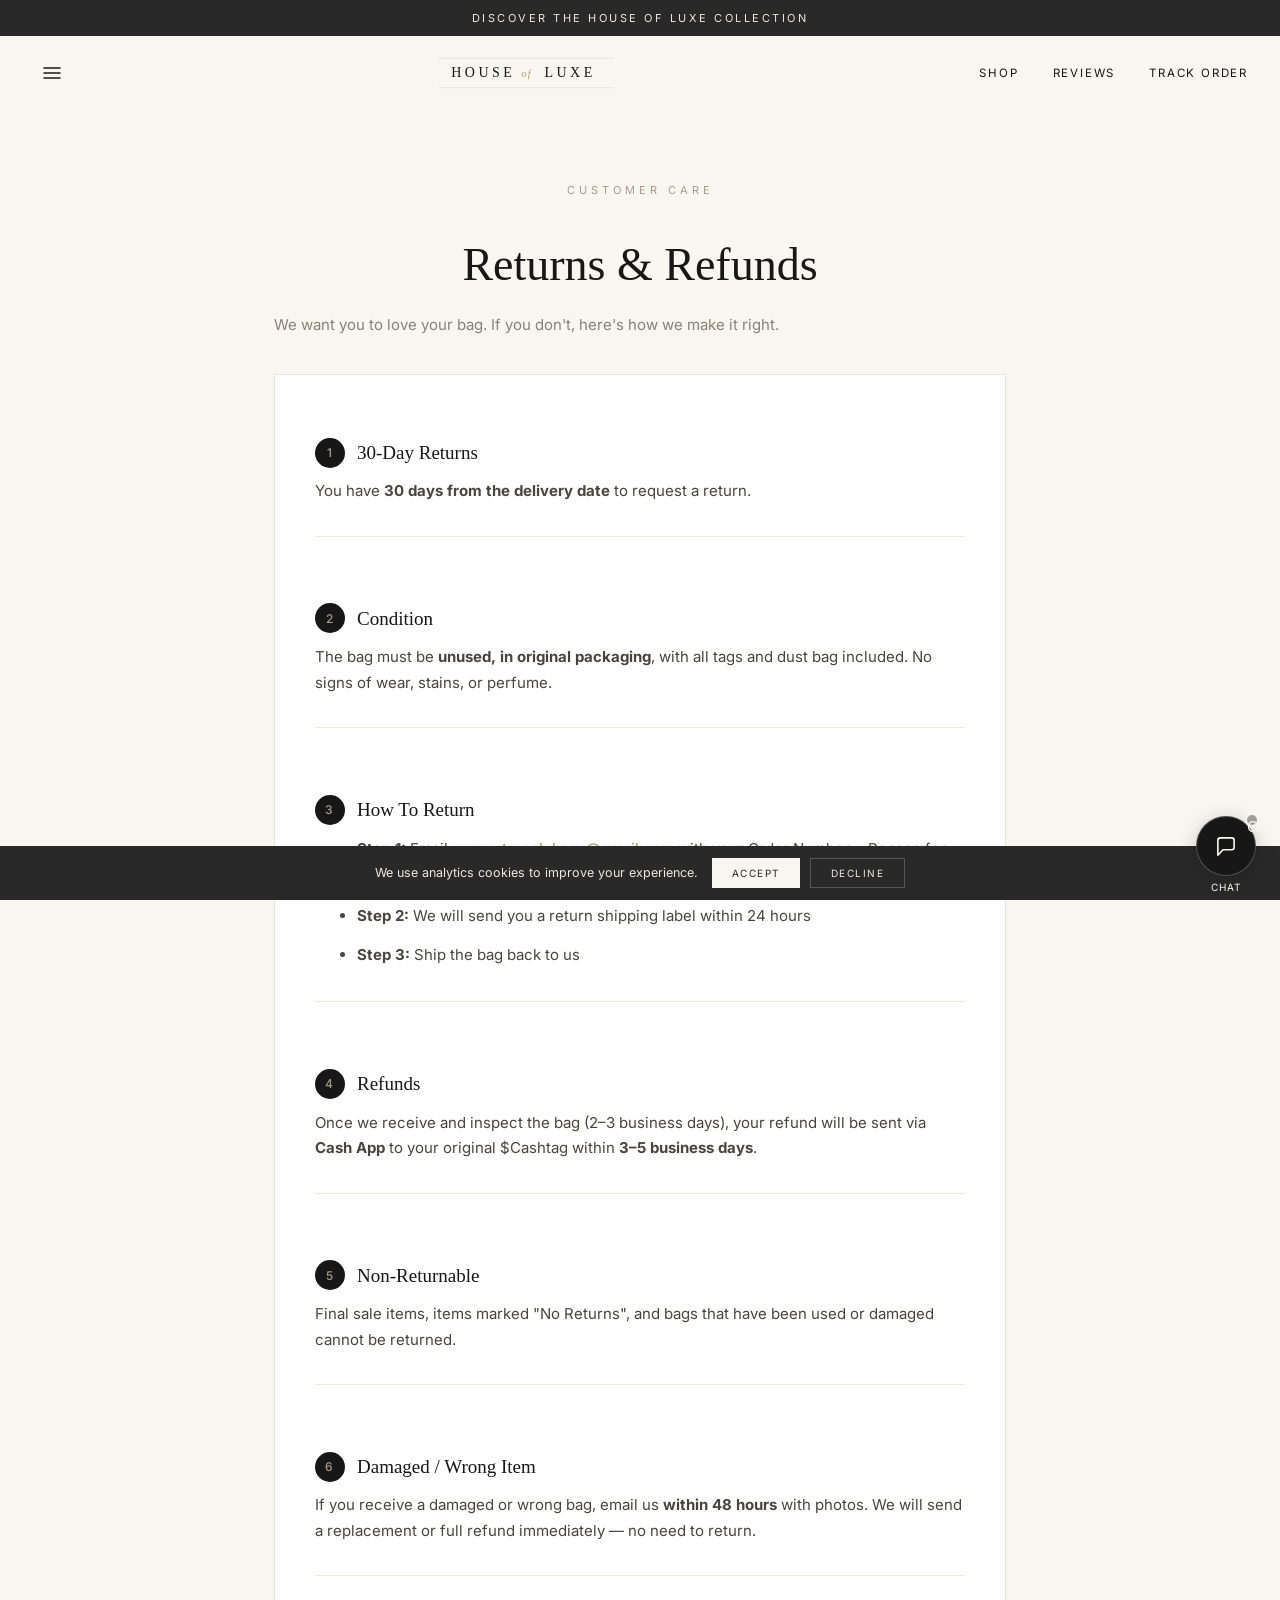
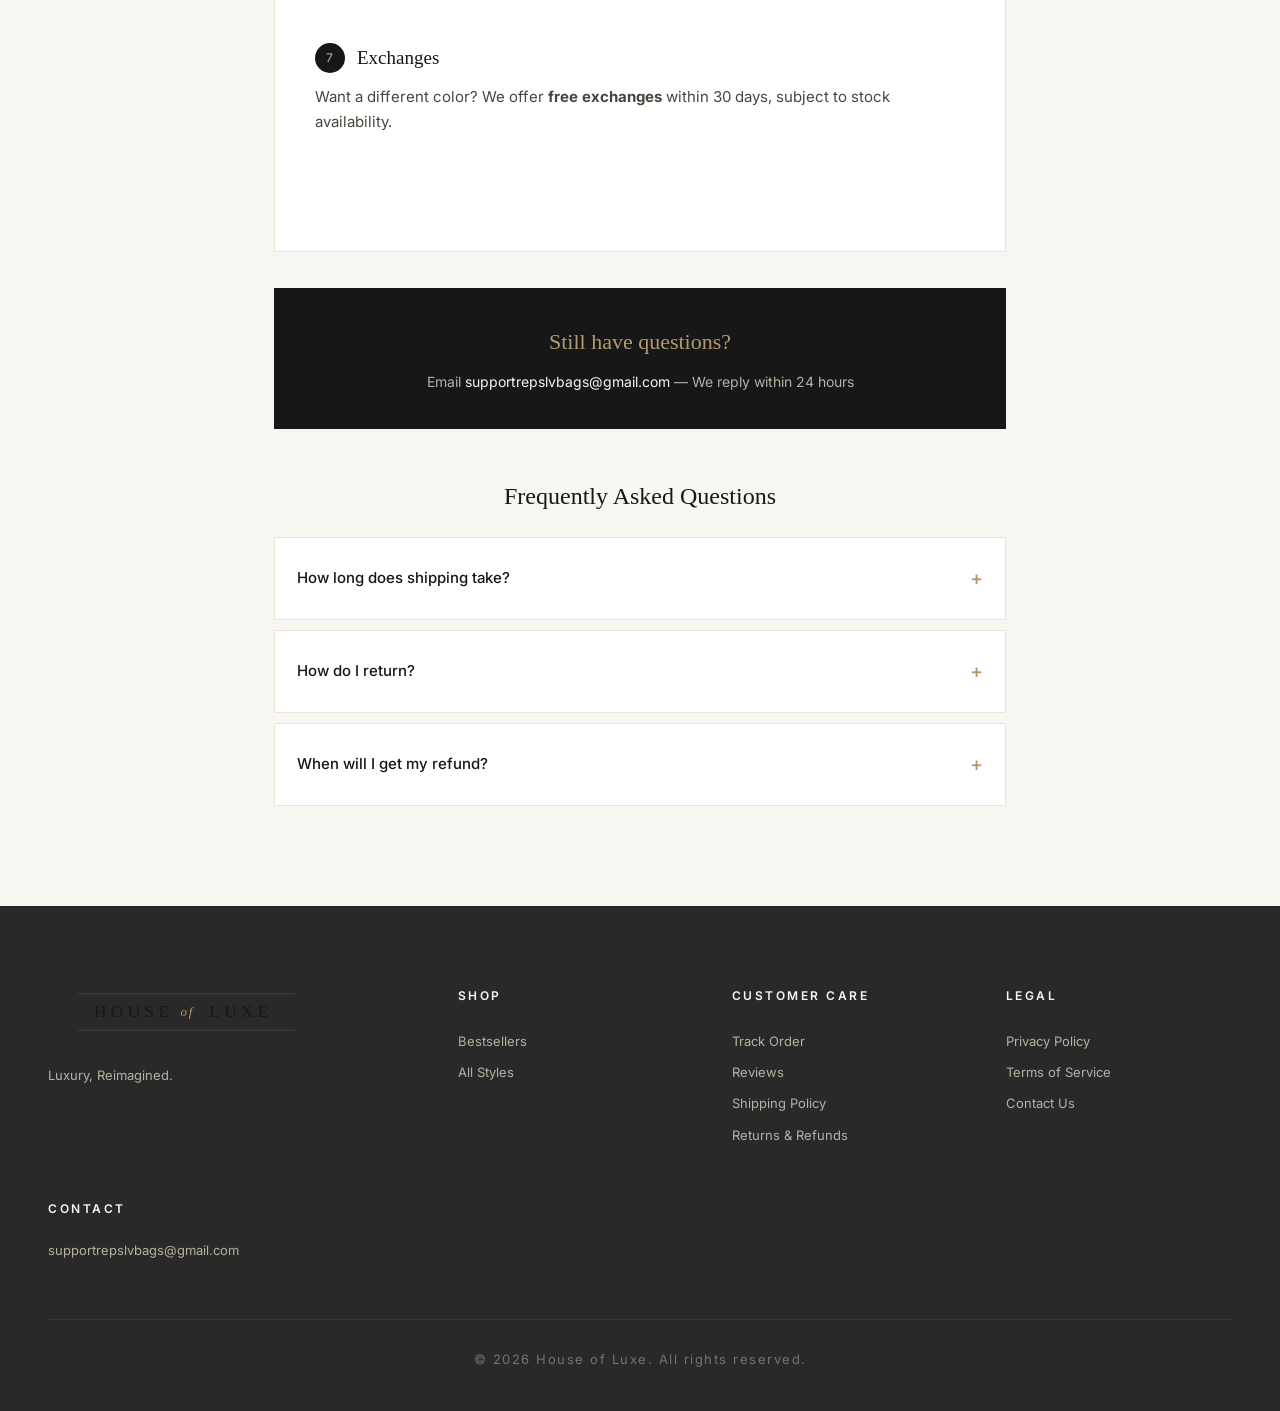
<file: returns.html>
﻿<!DOCTYPE html>
<html lang="en">
<head>
<meta charset="UTF-8">
<meta name="viewport" content="width=device-width, initial-scale=1.0">
<link rel="icon" href="logo.svg">
<title>Returns & Refunds — House of Luxe</title>
<link href="https://fonts.googleapis.com/css2?family=Playfair+Display:ital,wght@0,400;0,600;0,700;1,400&family=Inter:wght@300;400;500;600&display=swap" rel="stylesheet">
<link rel="stylesheet" href="styles.css">
<link rel="stylesheet" href="policy.css">
</head>
<body>
<div class="announce">Discover the House of Luxe Collection</div>
<header class="header">
  <div class="header-inner">
    <button class="hamburger" id="hamburger" aria-label="Menu">☰</button>
    <a href="index.html" class="logo"><img src="logo.svg" alt="House of Luxe"></a>
    <nav class="nav-left">
      <a href="index.html#shop">Shop</a>
      <a href="reviews.html">Reviews</a>
      <a href="track-order.html">Track Order</a>
    </nav>
  </div>
</header>
<div class="mobile-menu" id="mobileMenu">
  <button class="menu-close" id="menuClose" aria-label="Close menu">✕</button>
  <a href="index.html">Home</a>
  <a href="index.html#shop">Shop All</a>
  <a href="index.html#collections">Collections</a>
  <a href="about.html">Our Story</a>
  <a href="faq.html">FAQ</a>
  <a href="contact.html">Contact</a>
  <a href="reviews.html">Reviews</a>
  <a href="track-order.html">Track Order</a>
</div>

<main class="policy-page">
  <p class="hero-kicker">Customer Care</p>
  <h1>Returns & Refunds</h1>
  <p class="policy-sub">We want you to love your bag. If you don't, here's how we make it right.</p>

  <div class="policy-body">
    <section class="policy-section">
      <h2><span class="num">1</span> 30-Day Returns</h2>
      <p>You have <b>30 days from the delivery date</b> to request a return.</p>
    </section>

    <section class="policy-section">
      <h2><span class="num">2</span> Condition</h2>
      <p>The bag must be <b>unused, in original packaging</b>, with all tags and dust bag included. No signs of wear, stains, or perfume.</p>
    </section>

    <section class="policy-section">
      <h2><span class="num">3</span> How To Return</h2>
      <ul class="policy-list">
        <li><b>Step 1:</b> Email <a href="mailto:supportrepslvbags@gmail.com">supportrepslvbags@gmail.com</a> with your Order Number + Reason for return</li>
        <li><b>Step 2:</b> We will send you a return shipping label within 24 hours</li>
        <li><b>Step 3:</b> Ship the bag back to us</li>
      </ul>
    </section>

    <section class="policy-section">
      <h2><span class="num">4</span> Refunds</h2>
      <p>Once we receive and inspect the bag (2–3 business days), your refund will be sent via <b>Cash App</b> to your original $Cashtag within <b>3–5 business days</b>.</p>
    </section>

    <section class="policy-section">
      <h2><span class="num">5</span> Non-Returnable</h2>
      <p>Final sale items, items marked "No Returns", and bags that have been used or damaged cannot be returned.</p>
    </section>

    <section class="policy-section">
      <h2><span class="num">6</span> Damaged / Wrong Item</h2>
      <p>If you receive a damaged or wrong bag, email us <b>within 48 hours</b> with photos. We will send a replacement or full refund immediately — no need to return.</p>
    </section>

    <section class="policy-section">
      <h2><span class="num">7</span> Exchanges</h2>
      <p>Want a different color? We offer <b>free exchanges</b> within 30 days, subject to stock availability.</p>
    </section>
  </div>

  <div class="contact-box">
    <h3>Still have questions?</h3>
    <p>Email <a href="mailto:supportrepslvbags@gmail.com">supportrepslvbags@gmail.com</a> — We reply within 24 hours</p>
  </div>

  <div class="faq">
    <h2>Frequently Asked Questions</h2>
    <details><summary>How long does shipping take?</summary><p>Standard shipping takes 3–5 business days after processing. Express takes 1–2 business days. See our <a href="shipping-policy.html">Shipping Policy</a> for details.</p></details>
    <details><summary>How do I return?</summary><p>Email <a href="mailto:supportrepslvbags@gmail.com">supportrepslvbags@gmail.com</a> with your order number and reason within 30 days of delivery. We'll send a prepaid return label within 24 hours.</p></details>
    <details><summary>When will I get my refund?</summary><p>After we receive and inspect your return (2–3 business days), your Cash App refund is sent within 3–5 business days.</p></details>
  </div>
</main>

<footer class="footer">
  <div class="footer-grid">
    <div><img src="logo.svg" alt="House of Luxe" class="logo-img"><p>Luxury, Reimagined.</p></div>
    <div><h4>Shop</h4><a href="index.html#shop">Bestsellers</a><a href="index.html#styles">All Styles</a></div>
    <div><h4>Customer Care</h4><a href="track-order.html">Track Order</a><a href="reviews.html">Reviews</a><a href="shipping-policy.html">Shipping Policy</a><a href="returns.html">Returns & Refunds</a></div>
    <div><h4>Legal</h4><a href="privacy-policy.html">Privacy Policy</a><a href="terms.html">Terms of Service</a><a href="mailto:supportrepslvbags@gmail.com">Contact Us</a></div>
    <div><h4>Contact</h4><p>supportrepslvbags@gmail.com</p></div>
  </div>
  <p class="copy">© 2026 House of Luxe. All rights reserved.</p>
</footer>
<script>
document.getElementById('hamburger').onclick=()=>document.getElementById('mobileMenu').classList.add('open');
document.getElementById('menuClose').onclick=()=>document.getElementById('mobileMenu').classList.remove('open');
document.querySelectorAll('#mobileMenu a').forEach(a=>a.onclick=()=>document.getElementById('mobileMenu').classList.remove('open'));
</script>
<script src="analytics.js"></script>
<script src="icons.js"></script>
<script src="chat.js"></script><script src="tracker.js"></script></body>
</html>
</file>
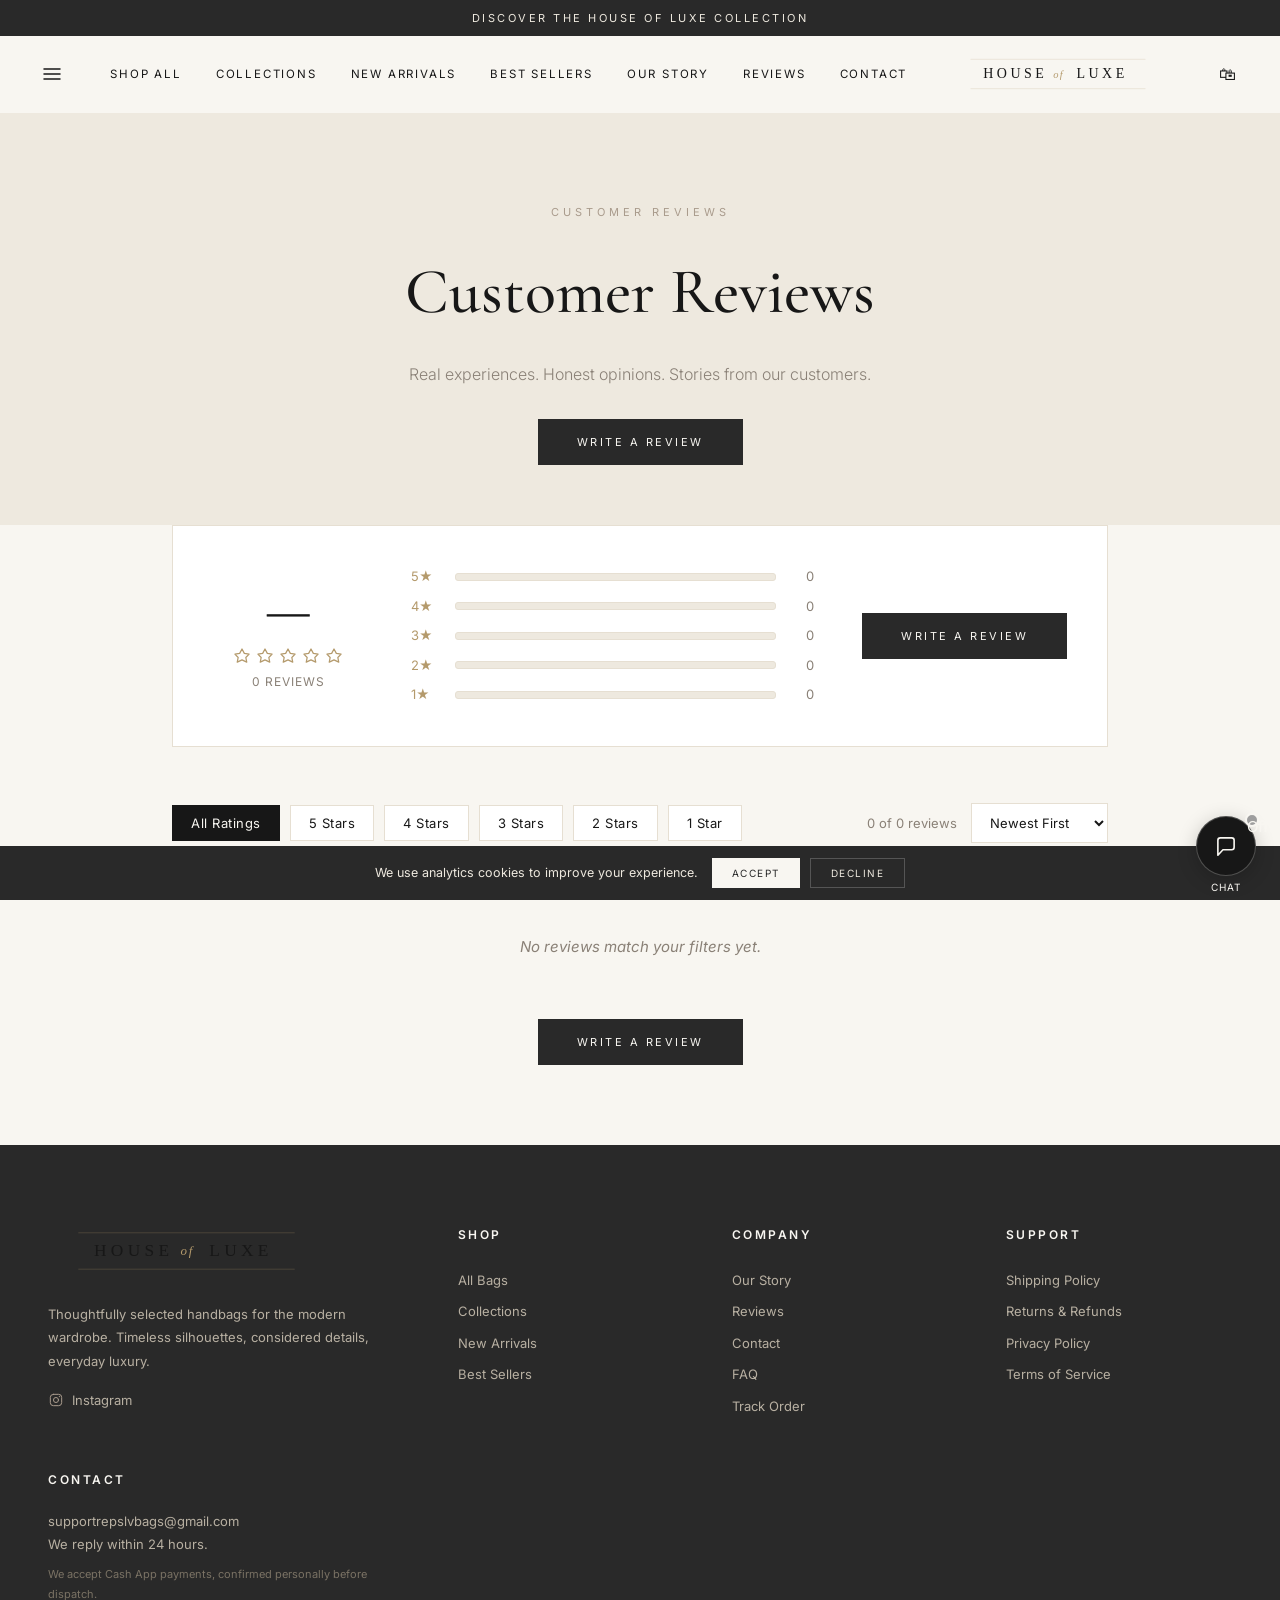
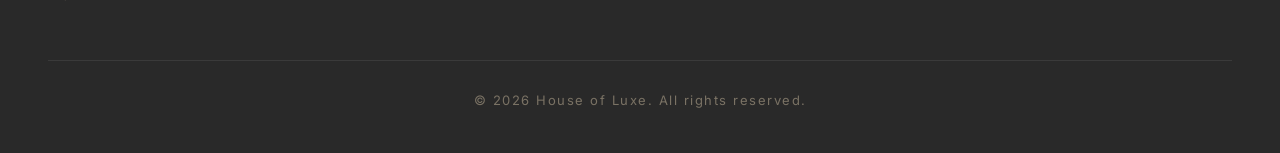
<file: reviews.html>
<!DOCTYPE html>
<html lang="en">
<head>
<meta charset="UTF-8">
<meta name="viewport" content="width=device-width, initial-scale=1.0">
<link rel="icon" href="logo.svg">
<title>Customer Reviews — House of Luxe</title>
<meta name="description" content="Real experiences. Honest opinions. Stories from our customers — read and share reviews of House of Luxe products.">
<link rel="canonical" href="https://repslvbags.com/reviews">
<meta property="og:title" content="Customer Reviews — House of Luxe">
<meta property="og:description" content="Real experiences. Honest opinions. Stories from our customers.">
<meta property="og:type" content="website">
<meta property="og:image" content="https://effulgent-lolly-765749.netlify.app/photo_2026-11-14_01-28-21.jpg">
<meta name="theme-color" content="#252525">
<link rel="preconnect" href="https://fonts.googleapis.com">
<link rel="preconnect" href="https://fonts.gstatic.com" crossorigin>
<link href="https://fonts.googleapis.com/css2?family=Cormorant+Garamond:ital,wght@0,400;0,500;0,600;1,400;1,500&family=Inter:wght@300;400;500;600&display=swap" rel="stylesheet">
<link rel="stylesheet" href="styles.css">
<link rel="stylesheet" href="reviews-page.css">
</head>
<body>

<!-- Announcement bar -->
<div class="announce">Discover the House of Luxe Collection</div>

<!-- Header -->
<header class="header" id="siteHeader">
  <div class="header-inner">
    <button class="hamburger" id="hamburger" aria-label="Menu">☰</button>
    <nav class="nav-left" aria-label="Primary">
      <a href="index.html#shop">Shop All</a>
      <a href="index.html#collections">Collections</a>
      <a href="index.html#new">New Arrivals</a>
      <a href="index.html#bestsellers">Best Sellers</a>
      <a href="about.html">Our Story</a>
      <a href="reviews.html">Reviews</a>
      <a href="contact.html">Contact</a>
    </nav>
    <a href="index.html" class="logo"><img src="logo.svg" alt="House of Luxe" class="brand-logo"></a>
    <div class="header-right">
      <a class="icon-btn" href="index.html#cart" aria-label="Shopping bag">🛍</a>
    </div>
  </div>
</header>

<!-- Mobile slide-out menu -->
<div class="mobile-menu" id="mobileMenu">
  <button class="menu-close" id="menuClose" aria-label="Close menu">✕</button>
  <a href="index.html">Home</a>
  <a href="index.html#shop">Shop All</a>
  <a href="index.html#collections">Collections</a>
  <a href="index.html#new">New Arrivals</a>
  <a href="index.html#bestsellers">Best Sellers</a>
  <a href="about.html">Our Story</a>
  <a href="reviews.html">Reviews</a>
  <a href="faq.html">FAQ</a>
  <a href="contact.html">Contact</a>
  <a href="track-order.html">Track Order</a>
</div>

<!-- Hero -->
<section class="rv-hero">
  <p class="hero-kicker">Customer Reviews</p>
  <h1>Customer Reviews</h1>
  <p class="rv-sub">Real experiences. Honest opinions. Stories from our customers.</p>
  <button class="btn-gold" id="rvWriteTop">Write a Review</button>
</section>

<!-- Overview -->
<section class="rv-overview">
  <div class="rv-overview-card">
    <div class="rv-score">
      <span class="avg-number" id="rvAvg">—</span>
      <div class="avg-stars" id="rvAvgStars">★★★★★</div>
      <span class="review-count" id="rvCount">Loading…</span>
    </div>
    <div class="rv-dist">
      <div class="dist-row"><span class="dist-star">5★</span><div class="dist-bar"><div class="dist-fill" id="rvBar5"></div></div><span class="dist-count" id="rvNum5">0</span></div>
      <div class="dist-row"><span class="dist-star">4★</span><div class="dist-bar"><div class="dist-fill" id="rvBar4"></div></div><span class="dist-count" id="rvNum4">0</span></div>
      <div class="dist-row"><span class="dist-star">3★</span><div class="dist-bar"><div class="dist-fill" id="rvBar3"></div></div><span class="dist-count" id="rvNum3">0</span></div>
      <div class="dist-row"><span class="dist-star">2★</span><div class="dist-bar"><div class="dist-fill" id="rvBar2"></div></div><span class="dist-count" id="rvNum2">0</span></div>
      <div class="dist-row"><span class="dist-star">1★</span><div class="dist-bar"><div class="dist-fill" id="rvBar1"></div></div><span class="dist-count" id="rvNum1">0</span></div>
    </div>
    <div class="rv-overview-cta">
      <button class="btn-gold" id="rvWriteTop2">Write a Review</button>
    </div>
  </div>
</section>

<!-- Toolbar -->
<section class="rv-toolbar">
  <div class="rv-filters" id="rvStarFilters">
    <button class="rv-chip active" data-star="0">All Ratings</button>
    <button class="rv-chip" data-star="5">5 Stars</button>
    <button class="rv-chip" data-star="4">4 Stars</button>
    <button class="rv-chip" data-star="3">3 Stars</button>
    <button class="rv-chip" data-star="2">2 Stars</button>
    <button class="rv-chip" data-star="1">1 Star</button>
  </div>
  <div class="rv-sort">
    <span id="rvResultCount" style="font-size:13px;color:var(--muted);margin-right:10px"></span>
    <select id="rvSort" aria-label="Sort reviews">
      <option value="newest">Newest First</option>
      <option value="oldest">Oldest First</option>
      <option value="rating">Highest Rated</option>
    </select>
  </div>
</section>

<!-- Review list -->
<section class="rv-list" id="rvList" aria-live="polite"></section>

<button class="btn-ghost rv-load-more hidden" id="rvLoadMore">Load More Reviews</button>

<div style="text-align:center;padding:0 32px 80px">
  <button class="btn-gold" id="rvWriteBottom">Write a Review</button>
</div>

<!-- Footer -->
<footer class="footer">
  <div class="footer-grid">
    <div>
      <img src="logo.svg" alt="House of Luxe" class="logo-img">
      <p>Thoughtfully selected handbags for the modern wardrobe. Timeless silhouettes, considered details, everyday luxury.</p>
      <p class="socials" style="margin-top:16px"><a href="https://instagram.com/repslvbags" target="_blank" rel="noopener" style="display:inline">Instagram</a></p>
    </div>
    <div><h4>Shop</h4><a href="index.html#shop">All Bags</a><a href="index.html#collections">Collections</a><a href="index.html#new">New Arrivals</a><a href="index.html#bestsellers">Best Sellers</a></div>
    <div><h4>Company</h4><a href="about.html">Our Story</a><a href="reviews.html">Reviews</a><a href="contact.html">Contact</a><a href="faq.html">FAQ</a><a href="track-order.html">Track Order</a></div>
    <div><h4>Support</h4><a href="shipping-policy.html">Shipping Policy</a><a href="returns.html">Returns & Refunds</a><a href="privacy-policy.html">Privacy Policy</a><a href="terms.html">Terms of Service</a></div>
    <div><h4>Contact</h4><p>supportrepslvbags@gmail.com</p><p>We reply within 24 hours.</p><p class="pay-note">We accept Cash App payments, confirmed personally before dispatch.</p></div>
  </div>
  <p class="copy">© <span id="year"></span> House of Luxe. All rights reserved.</p>
</footer>

<!-- Review Modal -->
<div class="modal hidden" id="reviewModal">
  <div class="modal-box review-modal-box">
    <button class="close" onclick="closeReviewForm()">✕</button>
    <h2>Write a Review</h2>
    <form id="reviewForm" class="review-form">
      <input type="hidden" id="reviewProductId">
      <input type="hidden" id="reviewProductName">
      <input type="text" id="reviewWebsite" name="website" tabindex="-1" autocomplete="off" style="position:absolute;left:-9999px" aria-hidden="true">

      <div class="form-row">
        <label>Your Name *</label>
        <input required id="reviewName" placeholder="Jane Doe" maxlength="100">
      </div>

      <div class="form-row">
        <label>Email (optional)</label>
        <input type="email" id="reviewEmail" placeholder="jane@example.com">
      </div>

      <div class="form-row">
        <label>Rating *</label>
        <div id="starRating" class="star-rating">
          <span class="star" data-rating="1">★</span>
          <span class="star" data-rating="2">★</span>
          <span class="star" data-rating="3">★</span>
          <span class="star" data-rating="4">★</span>
          <span class="star" data-rating="5">★</span>
        </div>
        <input type="hidden" id="reviewRating" value="5">
      </div>

      <div class="form-row">
        <label>Review Title (optional)</label>
        <input id="reviewTitle" placeholder="Sum it up in a few words" maxlength="100">
      </div>

      <div class="form-row">
        <label>Your Review *</label>
        <textarea required id="reviewBody" rows="4" placeholder="Share your experience with this product..." maxlength="2000"></textarea>
      </div>

      <div class="form-row">
        <label>Photo (optional)</label>
        <input type="file" id="reviewPhoto" accept="image/*">
      </div>

      <button class="btn-gold full" type="submit">Submit Review</button>
      <p class="review-note">Reviews are moderated before publishing. We may contact you for verification.</p>
    </form>
  </div>
</div>

<div class="overlay" id="overlay"></div>

<script src="supabase-js.min.js"></script>
<script src="supabase.js?v=4"></script>
<script src="icons.js"></script>
<script src="reviews.js"></script>
<script src="reviews-page.js"></script>
<script src="chat.js"></script>
<script src="analytics.js"></script>
<script src="tracker.js"></script>
<script>
  document.getElementById('hamburger').onclick=()=>document.getElementById('mobileMenu').classList.add('open');
  document.getElementById('menuClose').onclick=()=>document.getElementById('mobileMenu').classList.remove('open');
  document.querySelectorAll('#mobileMenu a').forEach(a=>a.onclick=()=>document.getElementById('mobileMenu').classList.remove('open'));
  document.getElementById('year').textContent=new Date().getFullYear();
  window.addEventListener('scroll',()=>document.getElementById('siteHeader').classList.toggle('scrolled',scrollY>10),{passive:true});
  document.getElementById('rvWriteTop2').onclick=()=>openReviewForm(null);
</script>
</body>
</html>
</file>
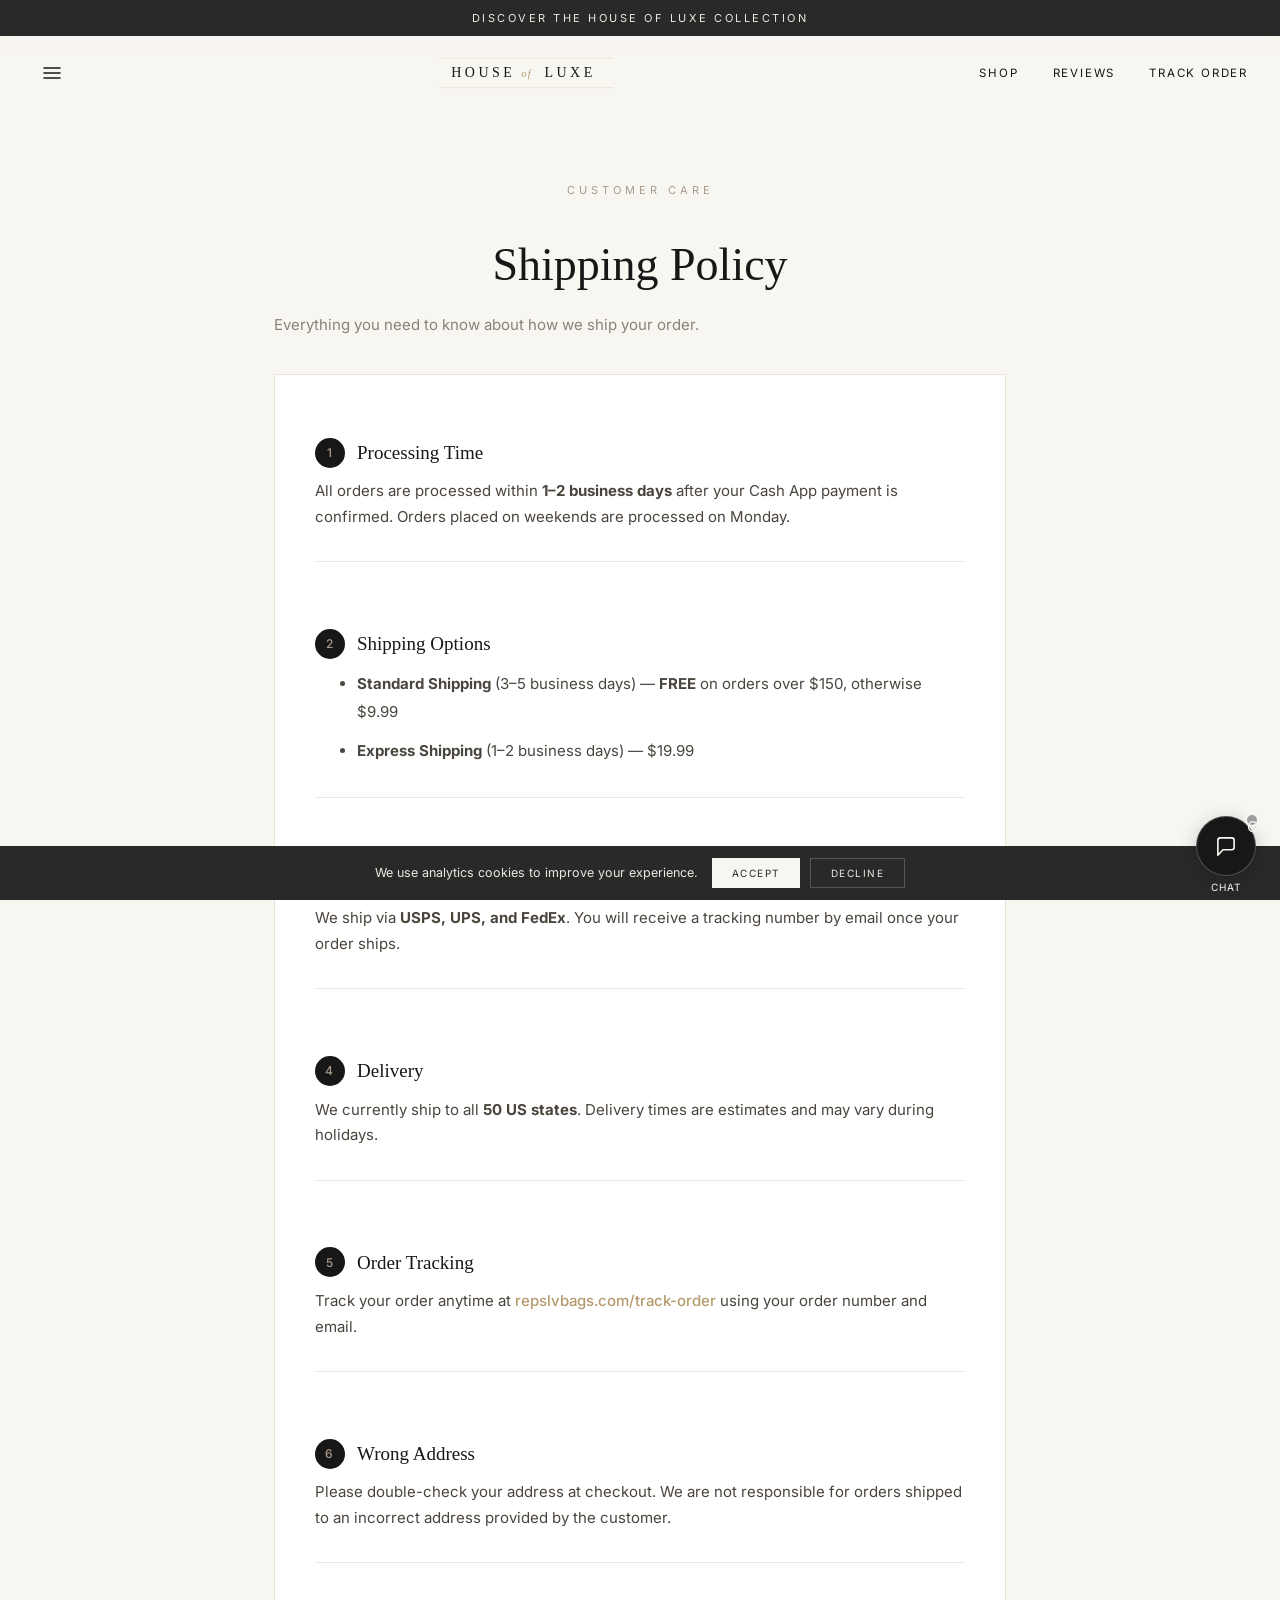
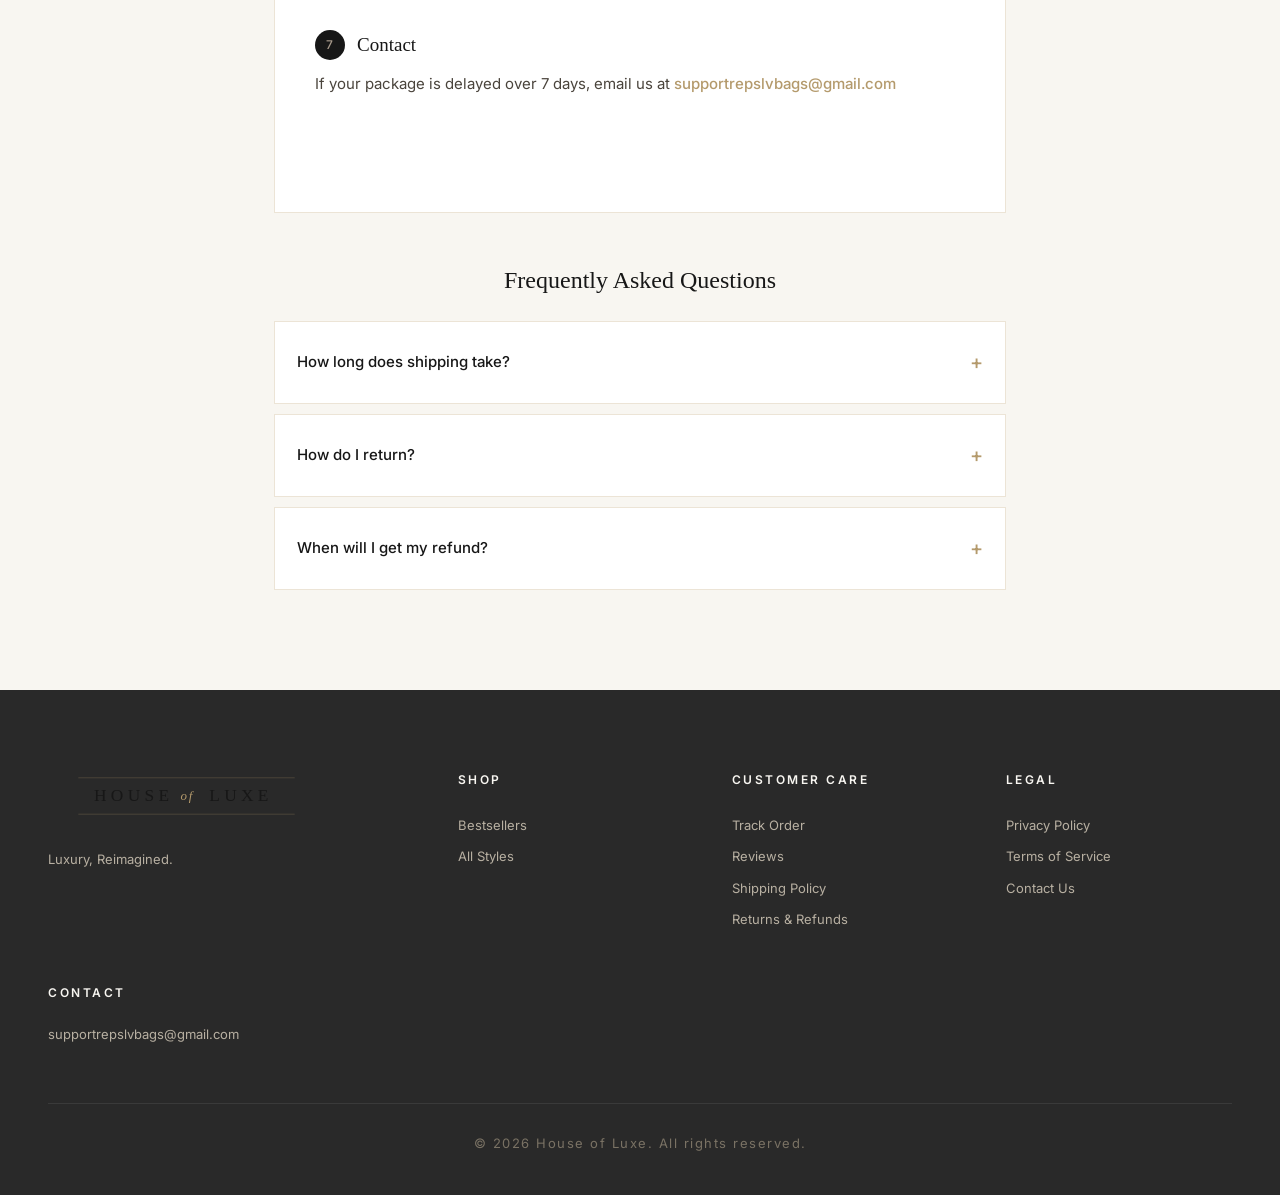
<file: shipping-policy.html>
﻿<!DOCTYPE html>
<html lang="en">
<head>
<meta charset="UTF-8">
<meta name="viewport" content="width=device-width, initial-scale=1.0">
<link rel="icon" href="logo.svg">
<title>Shipping Policy — House of Luxe</title>
<link href="https://fonts.googleapis.com/css2?family=Playfair+Display:ital,wght@0,400;0,600;0,700;1,400&family=Inter:wght@300;400;500;600&display=swap" rel="stylesheet">
<link rel="stylesheet" href="styles.css">
<link rel="stylesheet" href="policy.css">
</head>
<body>
<div class="announce">Discover the House of Luxe Collection</div>
<header class="header">
  <div class="header-inner">
    <button class="hamburger" id="hamburger" aria-label="Menu">☰</button>
    <a href="index.html" class="logo"><img src="logo.svg" alt="House of Luxe"></a>
    <nav class="nav-left">
      <a href="index.html#shop">Shop</a>
      <a href="reviews.html">Reviews</a>
      <a href="track-order.html">Track Order</a>
    </nav>
  </div>
</header>
<div class="mobile-menu" id="mobileMenu">
  <button class="menu-close" id="menuClose" aria-label="Close menu">✕</button>
  <a href="index.html">Home</a>
  <a href="index.html#shop">Shop All</a>
  <a href="index.html#collections">Collections</a>
  <a href="about.html">Our Story</a>
  <a href="faq.html">FAQ</a>
  <a href="contact.html">Contact</a>
  <a href="reviews.html">Reviews</a>
  <a href="track-order.html">Track Order</a>
</div>

<main class="policy-page">
  <p class="hero-kicker">Customer Care</p>
  <h1>Shipping Policy</h1>
  <p class="policy-sub">Everything you need to know about how we ship your order.</p>

  <div class="policy-body">
    <section class="policy-section">
      <h2><span class="num">1</span> Processing Time</h2>
      <p>All orders are processed within <b>1–2 business days</b> after your Cash App payment is confirmed. Orders placed on weekends are processed on Monday.</p>
    </section>

    <section class="policy-section">
      <h2><span class="num">2</span> Shipping Options</h2>
      <ul class="policy-list">
        <li><b>Standard Shipping</b> (3–5 business days) — <b>FREE</b> on orders over $150, otherwise $9.99</li>
        <li><b>Express Shipping</b> (1–2 business days) — $19.99</li>
      </ul>
    </section>

    <section class="policy-section">
      <h2><span class="num">3</span> Carriers</h2>
      <p>We ship via <b>USPS, UPS, and FedEx</b>. You will receive a tracking number by email once your order ships.</p>
    </section>

    <section class="policy-section">
      <h2><span class="num">4</span> Delivery</h2>
      <p>We currently ship to all <b>50 US states</b>. Delivery times are estimates and may vary during holidays.</p>
    </section>

    <section class="policy-section">
      <h2><span class="num">5</span> Order Tracking</h2>
      <p>Track your order anytime at <a href="track-order.html">repslvbags.com/track-order</a> using your order number and email.</p>
    </section>

    <section class="policy-section">
      <h2><span class="num">6</span> Wrong Address</h2>
      <p>Please double-check your address at checkout. We are not responsible for orders shipped to an incorrect address provided by the customer.</p>
    </section>

    <section class="policy-section">
      <h2><span class="num">7</span> Contact</h2>
      <p>If your package is delayed over 7 days, email us at <a href="mailto:supportrepslvbags@gmail.com">supportrepslvbags@gmail.com</a></p>
    </section>
  </div>

  <div class="faq">
    <h2>Frequently Asked Questions</h2>
    <details><summary>How long does shipping take?</summary><p>Standard shipping takes 3–5 business days after processing (1–2 business days). Express takes 1–2 business days. Total time from order to door is typically 4–7 business days.</p></details>
    <details><summary>How do I return?</summary><p>Email <a href="mailto:supportrepslvbags@gmail.com">supportrepslvbags@gmail.com</a> with your order number and reason within 30 days of delivery. We'll send a return label within 24 hours.</p></details>
    <details><summary>When will I get my refund?</summary><p>Once we receive and inspect your return (2–3 business days), your refund is sent via Cash App within 3–5 business days.</p></details>
  </div>
</main>
<script>
document.getElementById('hamburger').onclick=()=>document.getElementById('mobileMenu').classList.add('open');
document.getElementById('menuClose').onclick=()=>document.getElementById('mobileMenu').classList.remove('open');
document.querySelectorAll('#mobileMenu a').forEach(a=>a.onclick=()=>document.getElementById('mobileMenu').classList.remove('open'));
</script>
<script src="analytics.js"></script>
<footer class="footer">
  <div class="footer-grid">
    <div><img src="logo.svg" alt="House of Luxe" class="logo-img"><p>Luxury, Reimagined.</p></div>
    <div><h4>Shop</h4><a href="index.html#shop">Bestsellers</a><a href="index.html#styles">All Styles</a></div>
    <div><h4>Customer Care</h4><a href="track-order.html">Track Order</a><a href="reviews.html">Reviews</a><a href="shipping-policy.html">Shipping Policy</a><a href="returns.html">Returns & Refunds</a></div>
    <div><h4>Legal</h4><a href="privacy-policy.html">Privacy Policy</a><a href="terms.html">Terms of Service</a><a href="mailto:supportrepslvbags@gmail.com">Contact Us</a></div>
    <div><h4>Contact</h4><p>supportrepslvbags@gmail.com</p></div>
  </div>
  <p class="copy">© 2026 House of Luxe. All rights reserved.</p>
</footer>
<script src="icons.js"></script>
<script src="chat.js"></script><script src="tracker.js"></script></body>
</html>
</file>
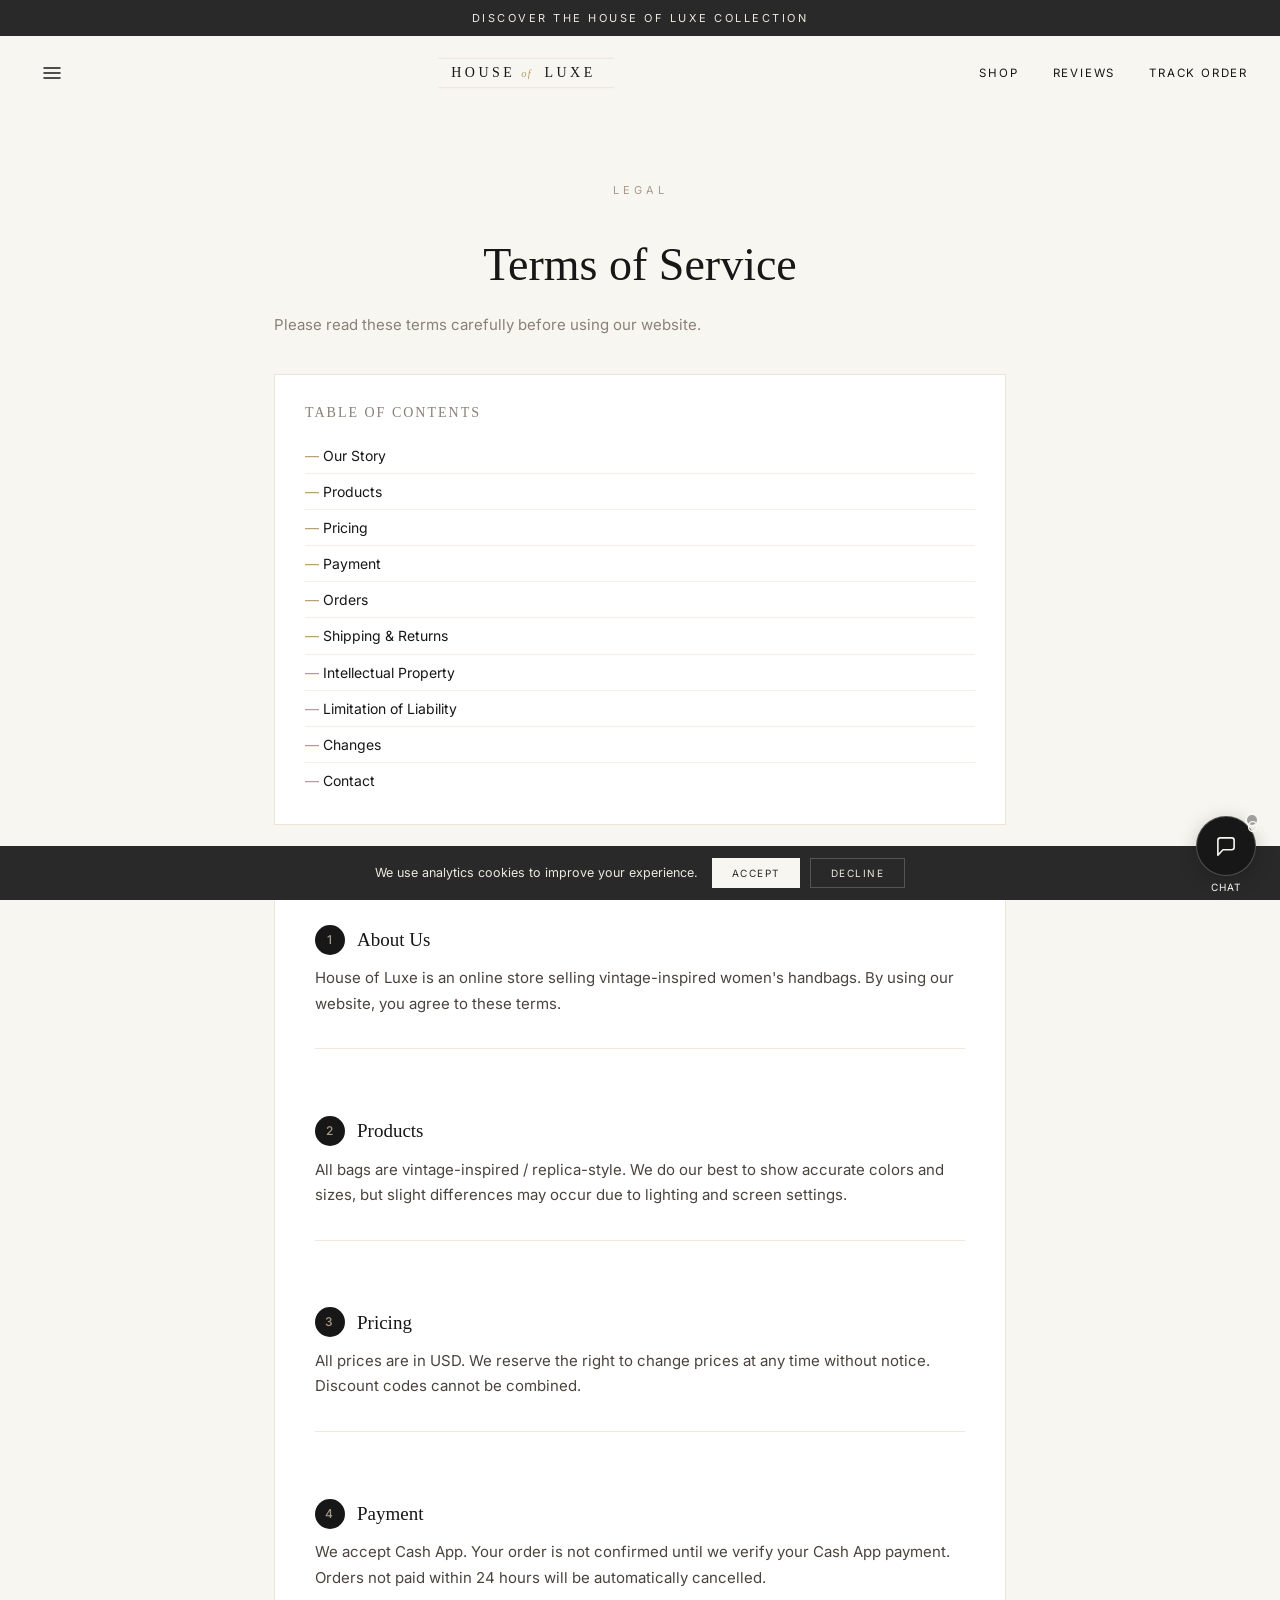
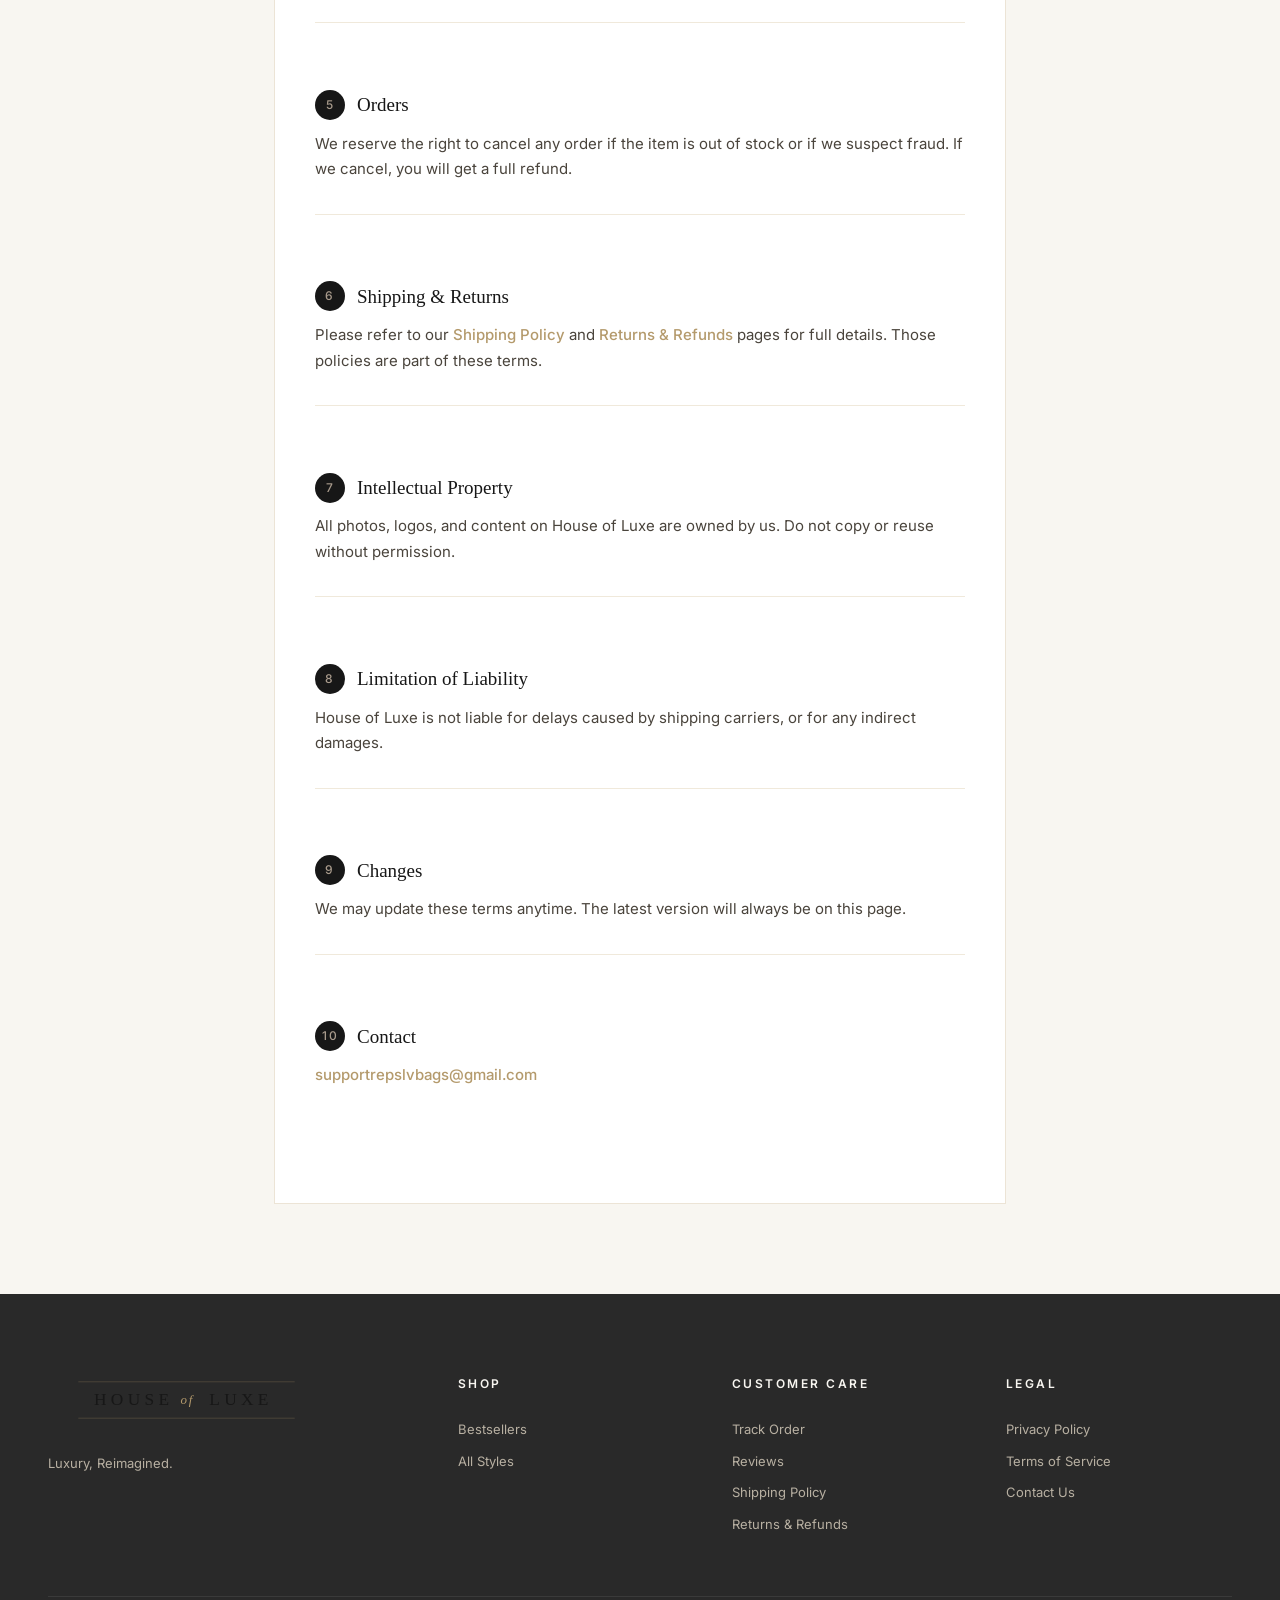
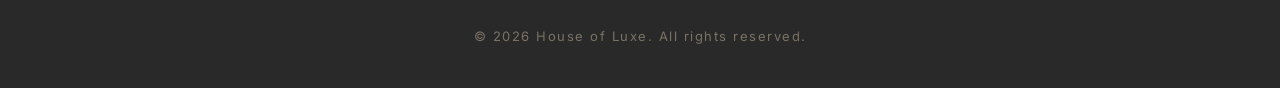
<file: terms.html>
﻿<!DOCTYPE html>
<html lang="en">
<head>
<meta charset="UTF-8">
<meta name="viewport" content="width=device-width, initial-scale=1.0">
<link rel="icon" href="logo.svg">
<title>Terms of Service — House of Luxe</title>
<link href="https://fonts.googleapis.com/css2?family=Playfair+Display:ital,wght@0,400;0,600;0,700;1,400&family=Inter:wght@300;400;500;600&display=swap" rel="stylesheet">
<link rel="stylesheet" href="styles.css">
<link rel="stylesheet" href="policy.css">
</head>
<body>
<div class="announce">Discover the House of Luxe Collection</div>
<header class="header">
  <div class="header-inner">
    <button class="hamburger" id="hamburger" aria-label="Menu">☰</button>
    <a href="index.html" class="logo"><img src="logo.svg" alt="House of Luxe"></a>
    <nav class="nav-left">
      <a href="index.html#shop">Shop</a>
      <a href="reviews.html">Reviews</a>
      <a href="track-order.html">Track Order</a>
    </nav>
  </div>
</header>
<div class="mobile-menu" id="mobileMenu">
  <button class="menu-close" id="menuClose" aria-label="Close menu">✕</button>
  <a href="index.html">Home</a>
  <a href="index.html#shop">Shop All</a>
  <a href="index.html#collections">Collections</a>
  <a href="about.html">Our Story</a>
  <a href="faq.html">FAQ</a>
  <a href="contact.html">Contact</a>
  <a href="reviews.html">Reviews</a>
  <a href="track-order.html">Track Order</a>
</div>

<main class="policy-page">
  <p class="hero-kicker">Legal</p>
  <h1>Terms of Service</h1>
  <p class="policy-sub">Please read these terms carefully before using our website.</p>

  <nav class="toc">
    <h3>Table of Contents</h3>
    <a href="#about">Our Story</a>
    <a href="#products">Products</a>
    <a href="#pricing">Pricing</a>
    <a href="#payment">Payment</a>
    <a href="#orders">Orders</a>
    <a href="#shipping">Shipping & Returns</a>
    <a href="#ip">Intellectual Property</a>
    <a href="#liability">Limitation of Liability</a>
    <a href="#changes">Changes</a>
    <a href="#contact">Contact</a>
  </nav>

  <div class="policy-body">
    <section class="policy-section" id="about">
      <h2><span class="num">1</span> About Us</h2>
      <p>House of Luxe is an online store selling vintage-inspired women's handbags. By using our website, you agree to these terms.</p>
    </section>

    <section class="policy-section" id="products">
      <h2><span class="num">2</span> Products</h2>
      <p>All bags are vintage-inspired / replica-style. We do our best to show accurate colors and sizes, but slight differences may occur due to lighting and screen settings.</p>
    </section>

    <section class="policy-section" id="pricing">
      <h2><span class="num">3</span> Pricing</h2>
      <p>All prices are in USD. We reserve the right to change prices at any time without notice. Discount codes cannot be combined.</p>
    </section>

    <section class="policy-section" id="payment">
      <h2><span class="num">4</span> Payment</h2>
      <p>We accept Cash App. Your order is not confirmed until we verify your Cash App payment. Orders not paid within 24 hours will be automatically cancelled.</p>
    </section>

    <section class="policy-section" id="orders">
      <h2><span class="num">5</span> Orders</h2>
      <p>We reserve the right to cancel any order if the item is out of stock or if we suspect fraud. If we cancel, you will get a full refund.</p>
    </section>

    <section class="policy-section" id="shipping">
      <h2><span class="num">6</span> Shipping & Returns</h2>
      <p>Please refer to our <a href="shipping-policy.html">Shipping Policy</a> and <a href="returns.html">Returns & Refunds</a> pages for full details. Those policies are part of these terms.</p>
    </section>

    <section class="policy-section" id="ip">
      <h2><span class="num">7</span> Intellectual Property</h2>
      <p>All photos, logos, and content on House of Luxe are owned by us. Do not copy or reuse without permission.</p>
    </section>

    <section class="policy-section" id="liability">
      <h2><span class="num">8</span> Limitation of Liability</h2>
      <p>House of Luxe is not liable for delays caused by shipping carriers, or for any indirect damages.</p>
    </section>

    <section class="policy-section" id="changes">
      <h2><span class="num">9</span> Changes</h2>
      <p>We may update these terms anytime. The latest version will always be on this page.</p>
    </section>

    <section class="policy-section" id="contact">
      <h2><span class="num">10</span> Contact</h2>
      <p><a href="mailto:supportrepslvbags@gmail.com">supportrepslvbags@gmail.com</a></p>
    </section>
  </div>
</main>

<footer class="footer">
  <div class="footer-grid">
    <div><img src="logo.svg" alt="House of Luxe" class="logo-img"><p>Luxury, Reimagined.</p></div>
    <div><h4>Shop</h4><a href="index.html#shop">Bestsellers</a><a href="index.html#styles">All Styles</a></div>
    <div><h4>Customer Care</h4><a href="track-order.html">Track Order</a><a href="reviews.html">Reviews</a><a href="shipping-policy.html">Shipping Policy</a><a href="returns.html">Returns & Refunds</a></div>
    <div><h4>Legal</h4><a href="privacy-policy.html">Privacy Policy</a><a href="terms.html">Terms of Service</a><a href="mailto:supportrepslvbags@gmail.com">Contact Us</a></div>
  </div>
  <p class="copy">© 2026 House of Luxe. All rights reserved.</p>
</footer>
<script>
document.getElementById('hamburger').onclick=()=>document.getElementById('mobileMenu').classList.add('open');
document.getElementById('menuClose').onclick=()=>document.getElementById('mobileMenu').classList.remove('open');
document.querySelectorAll('#mobileMenu a').forEach(a=>a.onclick=()=>document.getElementById('mobileMenu').classList.remove('open'));
</script>
<script src="analytics.js"></script>
<script src="icons.js"></script>
<script src="chat.js"></script><script src="tracker.js"></script></body>
</html>
</file>
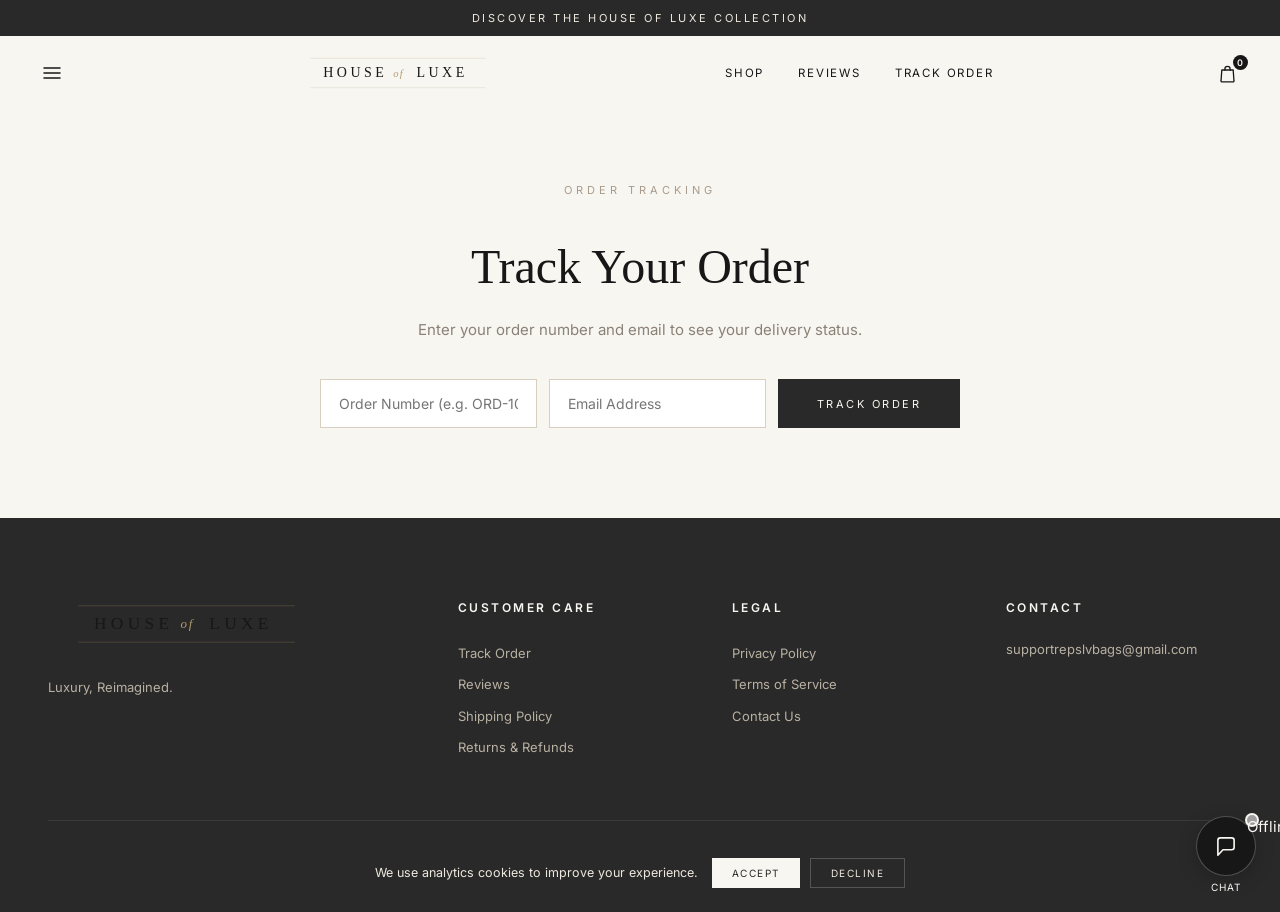
<file: track-order.html>
﻿<!DOCTYPE html>
<html lang="en">
<head>
<meta charset="UTF-8">
<meta name="viewport" content="width=device-width, initial-scale=1.0">
<link rel="icon" href="logo.svg">
<title>Track Your Order — House of Luxe</title>
<link href="https://fonts.googleapis.com/css2?family=Playfair+Display:ital,wght@0,400;0,600;0,700;1,400&family=Inter:wght@300;400;500;600&display=swap" rel="stylesheet">
<link rel="stylesheet" href="styles.css">
<link rel="stylesheet" href="tracking.css">
</head>
<body>
<div class="announce">Discover the House of Luxe Collection</div>
<header class="header">
  <div class="header-inner">
    <button class="hamburger" id="hamburger" aria-label="Menu">☰</button>
    <a href="index.html" class="logo"><img src="logo.svg" alt="House of Luxe" class="brand-logo"></a>
    <nav class="nav-left">
      <a href="index.html#shop">Shop</a>
      <a href="reviews.html">Reviews</a>
      <a href="track-order.html">Track Order</a>
    </nav>
    <div class="header-right">
      <button class="icon-btn" id="cartBtn" aria-label="Shopping bag">🛍 <span class="badge" id="cartCount">0</span></button>
    </div>
  </div>
</header>

<div class="mobile-menu" id="mobileMenu">
  <button class="menu-close" id="menuClose" aria-label="Close menu">✕</button>
  <a href="index.html">Home</a>
  <a href="index.html#shop">Shop All</a>
  <a href="index.html#collections">Collections</a>
  <a href="about.html">Our Story</a>
  <a href="faq.html">FAQ</a>
  <a href="contact.html">Contact</a>
  <a href="reviews.html">Reviews</a>
  <a href="track-order.html">Track Order</a>
</div>

<main class="track-page">
  <p class="hero-kicker">Order Tracking</p>
  <h1>Track Your Order</h1>
  <p class="track-sub">Enter your order number and email to see your delivery status.</p>

  <form class="track-form" id="trackForm">
    <input required placeholder="Order Number (e.g. ORD-1001)" id="tOrder">
    <input required type="email" placeholder="Email Address" id="tEmail">
    <button class="btn-gold" type="submit">Track Order</button>
  </form>
  <p class="track-error hidden" id="trackError">Order not found. Check your order number and email.</p>

  <div id="trackResult" class="hidden"></div>
</main>

<footer class="footer">
  <div class="footer-grid">
    <div><img src="logo.svg" alt="House of Luxe" class="logo-img"><p>Luxury, Reimagined.</p></div>
    <div><h4>Customer Care</h4><a href="track-order.html">Track Order</a><a href="reviews.html">Reviews</a><a href="shipping-policy.html">Shipping Policy</a><a href="returns.html">Returns & Refunds</a></div>
    <div><h4>Legal</h4><a href="privacy-policy.html">Privacy Policy</a><a href="terms.html">Terms of Service</a><a href="mailto:supportrepslvbags@gmail.com">Contact Us</a></div>
    <div><h4>Contact</h4><p>supportrepslvbags@gmail.com</p></div>
  </div>
  <p class="copy">© 2026 House of Luxe. All rights reserved.</p>
</footer>

<script src="orders.js"></script>
<script src="tracking.js"></script>
<script>
document.getElementById('cartCount').textContent=JSON.parse(localStorage.getItem('vr_cart')||'[]').reduce((s,i)=>s+i.qty,0);
document.getElementById('cartBtn').onclick=()=>location.href='index.html#cart';
document.getElementById('hamburger').onclick=()=>document.getElementById('mobileMenu').classList.add('open');
document.getElementById('menuClose').onclick=()=>document.getElementById('mobileMenu').classList.remove('open');
document.querySelectorAll('#mobileMenu a').forEach(a=>a.onclick=()=>document.getElementById('mobileMenu').classList.remove('open'));
</script>
<script src="analytics.js"></script>
<script src="icons.js"></script>
<script src="chat.js"></script><script src="tracker.js"></script></body>
</html>
</file>
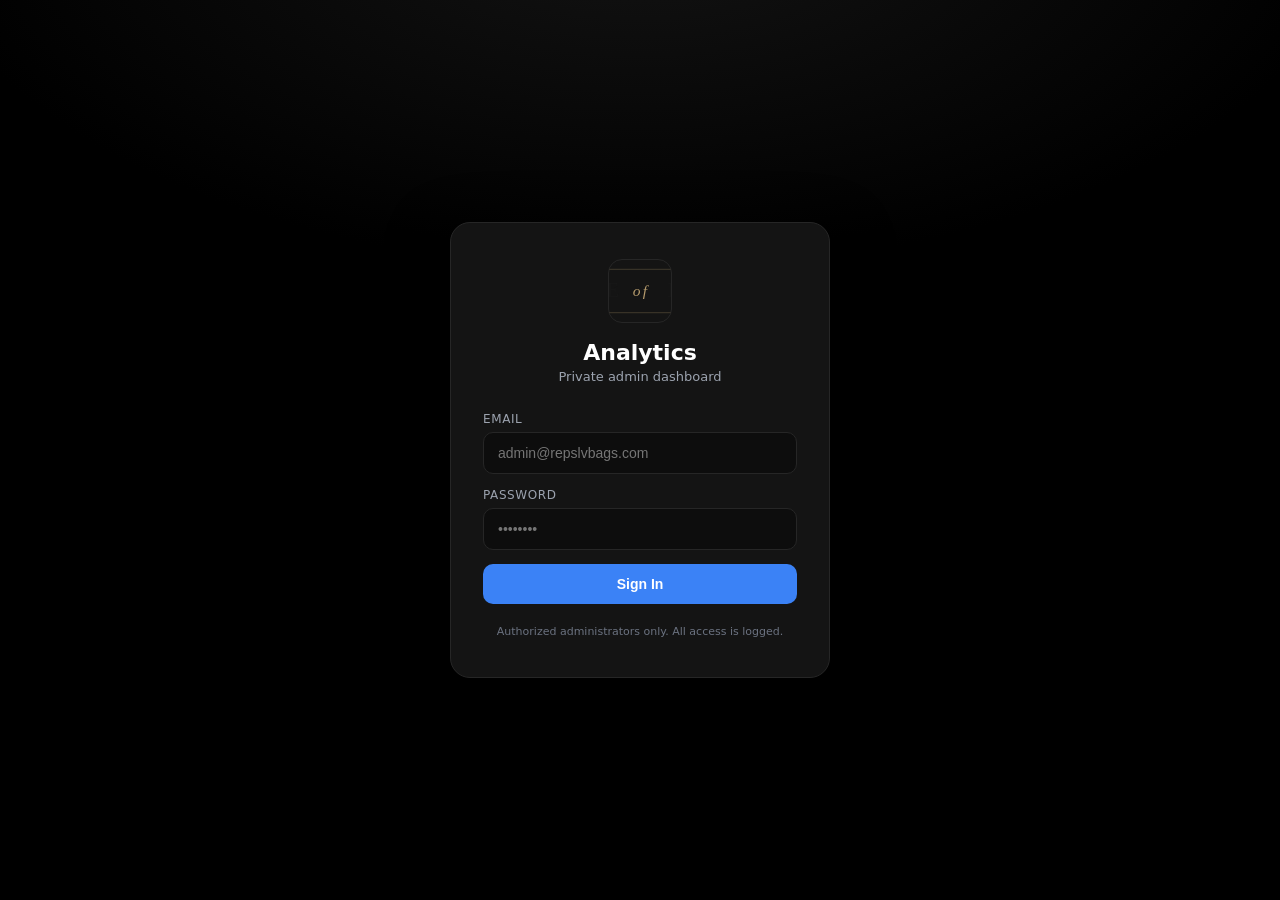
<file: admin/analytics.html>
<!DOCTYPE html>
<html lang="en">
<head>
<meta charset="UTF-8">
<meta name="viewport" content="width=device-width, initial-scale=1.0">
<link rel="icon" href="logo.svg">
<meta name="robots" content="noindex,nofollow,noarchive">
<title>Analytics — House of Luxe Admin</title>
<link rel="stylesheet" href="analytics.css">
</head>
<body>

<!-- ============ LOGIN ============ -->
<div id="loginScreen" class="login-screen">
  <div class="login-card">
    <div class="login-brand">
      <img src="../logo.svg" alt="House of Luxe" class="login-logo">
      <h1>Analytics</h1>
      <p>Private admin dashboard</p>
    </div>
    <form id="loginForm" autocomplete="off">
      <label>Email
        <input type="email" id="loginEmail" required placeholder="admin@repslvbags.com">
      </label>
      <label>Password
        <input type="password" id="loginPass" required placeholder="••••••••">
      </label>
      <button type="submit" class="btn-primary" id="loginBtn">Sign In</button>
      <p id="loginErr" class="login-err hidden"></p>
    </form>
    <p class="login-note">Authorized administrators only. All access is logged.</p>
  </div>
</div>

<!-- ============ APP SHELL ============ -->
<div id="appShell" class="app-shell hidden">
  <aside class="sidebar" id="sidebar">
    <div class="side-brand">
      <img src="../logo.svg" alt="" class="side-logo">
      <div><strong>House of Luxe</strong><span>Analytics</span></div>
    </div>
    <nav class="side-nav" id="sideNav">
      <a href="#/overview" data-nav="overview" class="active"><i class="dot dot-blue"></i>Overview</a>
      <a href="#/live" data-nav="live"><i class="dot dot-green"></i>Live Activity</a>
      <a href="#/sales" data-nav="sales"><i class="dot dot-gold"></i>Sales Analytics</a>
      <a href="#/visitors" data-nav="visitors"><i class="dot dot-purple"></i>Visitors</a>
      <a href="#/products" data-nav="products"><i class="dot dot-blue"></i>Products</a>
      <a href="#/cart" data-nav="cart"><i class="dot dot-orange"></i>Cart Analytics</a>
      <a href="#/checkout" data-nav="checkout"><i class="dot dot-red"></i>Checkout Analytics</a>
      <a href="#/orders" data-nav="orders"><i class="dot dot-green"></i>Orders</a>
      <a href="#/traffic" data-nav="traffic"><i class="dot dot-cyan"></i>Traffic Sources</a>
      <a href="#/settings" data-nav="settings"><i class="dot dot-gray"></i>Settings</a>
    </nav>
    <button id="logoutBtn" class="logout-btn">Log out</button>
  </aside>

  <div class="main">
    <header class="topbar">
      <button id="burger" class="burger" aria-label="Menu">☰</button>
      <h2 id="pageTitle">Overview</h2>
      <div class="topbar-right">
        <div class="live-pill" id="livePill"><span class="live-dot"></span><span id="livePillText">Connecting…</span></div>
        <select id="rangeSelect" class="range-select">
          <option value="today">Today</option>
          <option value="yesterday">Yesterday</option>
          <option value="7d" selected>Last 7 days</option>
          <option value="30d">Last 30 days</option>
          <option value="90d">Last 90 days</option>
          <option value="custom">Custom range</option>
        </select>
        <div id="customRange" class="custom-range hidden">
          <input type="date" id="fromDate"><span>to</span><input type="date" id="toDate">
          <button id="applyRange" class="btn-ghost-sm">Apply</button>
        </div>
      </div>
    </header>

    <main class="content" id="content">

      <!-- OVERVIEW -->
      <section class="page active" id="page-overview">
        <div class="hero-row">
          <div class="hero-card"><span class="hero-label">Visitors</span><span class="hero-num" id="ovVisitors">0</span><span class="hero-sub" id="ovVisitorsSub">last 7 days</span></div>
          <div class="hero-card"><span class="hero-label">Added to Cart</span><span class="hero-num" id="ovATC">0</span><span class="hero-sub">cart additions</span></div>
          <div class="hero-card"><span class="hero-label">Left Checkout</span><span class="hero-num" id="ovAbandon">0</span><span class="hero-sub">abandoned checkouts</span></div>
        </div>

        <div class="stat-grid" id="ovStatGrid"></div>

        <div class="card chart-card">
          <div class="card-head">
            <h3>Weekly Activity</h3>
            <div class="metric-tabs" id="chartMetrics">
              <button data-m="visitors" class="active">Visitors</button>
              <button data-m="product_views">Product views</button>
              <button data-m="add_to_cart">Add to cart</button>
              <button data-m="checkout_start">Checkout starts</button>
              <button data-m="orders">Purchases</button>
            </div>
          </div>
          <div class="chart-wrap" id="weeklyChart"></div>
          <div class="chart-tip" id="chartTip" class="hidden"></div>
        </div>
      </section>

      <!-- LIVE ACTIVITY -->
      <section class="page" id="page-live">
        <div class="card">
          <div class="card-head"><h3>Recent Activity</h3><span class="muted" id="feedCount"></span></div>
          <div class="feed" id="activityFeed"></div>
        </div>
      </section>

      <!-- SALES -->
      <section class="page" id="page-sales">
        <div class="stat-grid" id="salesStatGrid"></div>
        <div class="card"><div class="card-head"><h3>Daily Revenue</h3></div><div class="chart-wrap" id="salesChart"></div></div>
        <div class="card"><div class="card-head"><h3>Weekly Revenue</h3></div><div class="chart-wrap" id="salesWeekChart"></div></div>
      </section>

      <!-- VISITORS -->
      <section class="page" id="page-visitors">
        <div class="stat-grid" id="visStatGrid"></div>
        <div class="two-col">
          <div class="card"><div class="card-head"><h3>New vs Returning</h3></div><div id="visSplit"></div></div>
          <div class="card"><div class="card-head"><h3>Devices</h3></div><div id="visDevices"></div></div>
        </div>
        <div class="card"><div class="card-head"><h3>Daily Visitors</h3></div><div class="chart-wrap" id="visChart"></div></div>
      </section>

      <!-- PRODUCTS -->
      <section class="page" id="page-products">
        <div class="two-col">
          <div class="card"><div class="card-head"><h3>Most Viewed</h3></div><div id="prodViewed"></div></div>
          <div class="card"><div class="card-head"><h3>Most Added to Cart</h3></div><div id="prodATC"></div></div>
        </div>
        <div class="two-col">
          <div class="card"><div class="card-head"><h3>Best Sellers (units)</h3></div><div id="prodSold"></div></div>
          <div class="card"><div class="card-head"><h3>Highest Conversion</h3></div><div id="prodConv"></div></div>
        </div>
      </section>

      <!-- CART -->
      <section class="page" id="page-cart">
        <div class="stat-grid" id="cartStatGrid"></div>
        <div class="two-col">
          <div class="card"><div class="card-head"><h3>Cart → Checkout Funnel</h3></div><div id="cartFunnel"></div></div>
          <div class="card"><div class="card-head"><h3>Top Carted Products</h3></div><div id="cartProducts"></div></div>
        </div>
      </section>

      <!-- CHECKOUT -->
      <section class="page" id="page-checkout">
        <div class="stat-grid" id="coStatGrid"></div>
        <div class="card"><div class="card-head"><h3>Checkout Funnel</h3></div><div id="coFunnel"></div></div>
      </section>

      <!-- ORDERS -->
      <section class="page" id="page-orders">
        <div class="card"><div class="card-head"><h3>Orders</h3><span class="muted" id="ordersCount"></span></div>
          <div class="table-wrap"><table class="dt" id="ordersTable">
            <thead><tr><th>Order</th><th>Date</th><th>Customer</th><th>Items</th><th>Total</th><th>Payment</th><th>Status</th></tr></thead>
            <tbody></tbody></table></div>
        </div>
      </section>

      <!-- TRAFFIC -->
      <section class="page" id="page-traffic">
        <div class="two-col">
          <div class="card"><div class="card-head"><h3>Traffic Sources</h3></div><div id="srcBreakdown"></div></div>
          <div class="card"><div class="card-head"><h3>Referrers</h3></div><div id="refBreakdown"></div></div>
        </div>
        <div class="two-col">
          <div class="card"><div class="card-head"><h3>UTM Campaigns</h3></div><div id="utmBreakdown"></div></div>
          <div class="card"><div class="card-head"><h3>Top Pages</h3></div><div id="pageBreakdown"></div></div>
        </div>
      </section>

      <!-- SETTINGS -->
      <section class="page" id="page-settings">
        <div class="card">
          <div class="card-head"><h3>Analytics Settings</h3></div>
          <div class="settings-body">
            <label>Abandoned session threshold (minutes of inactivity)
              <input type="number" id="abandonMins" min="5" max="720" value="30">
            </label>
            <label class="check"><input type="checkbox" id="autoRefresh" checked> Auto-refresh data every 60 seconds</label>
            <button id="saveSettings" class="btn-primary">Save Settings</button>
            <p class="muted" style="margin-top:16px;font-size:12px">Analytics events are collected anonymously (no cookies, no personal data). Revenue only counts orders verified as Paid in the existing order workflow.</p>
          </div>
        </div>
        <div class="card">
          <div class="card-head"><h3>Account</h3></div>
          <div class="settings-body">
            <p class="muted" id="acctEmail"></p>
            <button id="logoutBtn2" class="btn-ghost-sm">Log out</button>
          </div>
        </div>
      </section>

    </main>
  </div>
</div>

<div class="toast" id="toast"></div>

<script src="../supabase-js.min.js"></script>
<script src="../supabase.js?v=4"></script>
<script src="dashboard.js"></script>
</body>
</html>
</file>
<file: styles.css>
/* ============================================================
   HOUSE OF LUXE — Premium Design System
   Palette: Ivory / Cream / Charcoal / Espresso / Taupe
   ============================================================ */
:root{
  --ivory:#F8F6F1; --cream:#EEE9DF; --beige:#D8C6A5; --charcoal:#292929;
  --espresso:#171717; --taupe:#A99B8C; --white:#FFFFFF; --ink:#171717; --black:#171717;
  --gold:#B49A6C; /* muted gold — House of Luxe accent */
  --line:#e6dfd2; --muted:#8a8177; --gray:#8a8177;
  --serif:'Cormorant Garamond',Georgia,serif;
  --sans:'Inter',system-ui,sans-serif;
}
*{margin:0;padding:0;box-sizing:border-box}
html{scroll-behavior:smooth}
body{font-family:var(--sans);background:var(--ivory);color:var(--ink);line-height:1.65;font-size:15px;-webkit-font-smoothing:antialiased;overflow-x:clip}
h1,h2,h3,h4,.logo{font-family:var(--serif);font-weight:500}
.hidden{display:none!important}
button{cursor:pointer;font-family:inherit}
a{color:inherit;text-decoration:none}
img{max-width:100%}
::selection{background:var(--espresso);color:var(--ivory)}

/* ---------- Announcement ---------- */
.announce{background:var(--charcoal);color:var(--cream);text-align:center;padding:9px 16px;font-size:11px;letter-spacing:2.5px;text-transform:uppercase}

/* ---------- Header ---------- */
.header{position:sticky;top:0;background:rgba(248,246,241,.92);backdrop-filter:blur(14px);-webkit-backdrop-filter:blur(14px);z-index:100;border-bottom:1px solid transparent;transition:border-color .3s,background .3s}
.header.scrolled{border-bottom-color:var(--line);background:rgba(248,246,241,.97)}
.header-inner{max-width:1440px;margin:auto;display:flex;align-items:center;justify-content:space-between;padding:16px 32px;gap:20px}
.logo{display:flex;align-items:center;gap:12px}
.logo img{height:42px;width:auto;display:block}
.logo-text{font-family:var(--serif);font-size:24px;letter-spacing:5px;font-weight:500}
.logo-text em{font-style:italic;color:var(--taupe)}
.nav-left{display:flex;gap:34px;font-size:11.5px;letter-spacing:1.8px;text-transform:uppercase}
.nav-left a{position:relative;padding:4px 0;color:var(--ink);transition:color .25s}
.nav-left a::after{content:'';position:absolute;left:0;bottom:0;width:0;height:1px;background:var(--espresso);transition:width .3s}
.nav-left a:hover{color:var(--espresso)}
.nav-left a:hover::after{width:100%}
.header-right{display:flex;gap:6px;align-items:center}
.icon-btn{background:none;border:none;font-size:17px;padding:8px;color:var(--ink);position:relative;transition:color .2s,transform .2s}
.icon-btn:hover{color:var(--espresso);transform:translateY(-1px)}
.badge{position:absolute;top:0;right:-2px;background:var(--espresso);color:var(--ivory);font-size:9px;min-width:15px;height:15px;border-radius:50%;display:flex;align-items:center;justify-content:center;padding:0 3px;font-weight:600;font-family:var(--sans)}
.search-bar{padding:0 32px 18px;max-width:1440px;margin:auto}
.search-bar input{width:100%;padding:14px 18px;border:1px solid var(--line);background:var(--white);font-family:var(--sans);font-size:14px;letter-spacing:.3px}
.search-bar input:focus{outline:none;border-color:var(--taupe)}
.hamburger{display:none;background:none;border:none;font-size:22px;color:var(--ink);padding:8px}

/* Mobile slide-out menu */
.mobile-menu{position:fixed;top:0;left:-280px;width:280px;height:100vh;background:var(--ivory);z-index:200;transition:left .35s cubic-bezier(.4,0,.2,1);display:flex;flex-direction:column;padding:80px 36px 36px;border-right:1px solid var(--line)}
.mobile-menu.open{left:0}
.mobile-menu a{padding:14px 0;font-size:13px;letter-spacing:2px;text-transform:uppercase;border-bottom:1px solid var(--line)}
.mobile-menu a:hover{color:var(--espresso)}
.menu-close{position:absolute;top:22px;right:24px;background:none;border:none;font-size:22px}

/* ---------- Buttons ---------- */
.btn-gold{display:inline-block;background:var(--charcoal);color:var(--ivory);padding:15px 38px;font-size:11px;letter-spacing:2.5px;text-transform:uppercase;border:1px solid var(--charcoal);transition:background .3s,color .3s,border-color .3s}
.btn-gold:hover{background:var(--espresso);border-color:var(--espresso)}
.btn-ghost{display:inline-block;background:transparent;color:var(--charcoal);padding:14px 34px;font-size:11px;letter-spacing:2.5px;text-transform:uppercase;border:1px solid var(--charcoal);transition:background .3s,color .3s}
.btn-ghost:hover{background:var(--charcoal);color:var(--ivory)}
.btn-gold.full,.btn-ghost.full{width:100%;text-align:center}

/* ---------- Hero ---------- */
.hero{display:grid;grid-template-columns:1fr 1fr;min-height:88vh}
.hero-text{display:flex;flex-direction:column;justify-content:center;padding:80px 64px;max-width:640px}
.hero-kicker{font-size:11px;letter-spacing:4px;text-transform:uppercase;color:var(--taupe);margin-bottom:28px}
.hero h1{font-size:clamp(44px,5.5vw,76px);line-height:1.05;letter-spacing:-.5px;margin-bottom:28px}
.hero h1 em{font-style:italic;color:var(--espresso)}
.hero-sub{font-size:16px;color:var(--muted);max-width:420px;margin-bottom:44px;font-weight:300}
.hero-ctas{display:flex;gap:16px;flex-wrap:wrap}
.hero-img{position:relative;overflow:hidden;background:var(--cream)}
.hero-img svg,.hero-img img{position:absolute;inset:0;width:100%;height:100%;object-fit:cover}
.hero-img::after{content:'';position:absolute;inset:0;background:linear-gradient(to right,rgba(248,246,241,.25),transparent 30%)}
.hero-scroll{position:absolute;bottom:28px;left:50%;transform:translateX(-50%);font-size:10px;letter-spacing:3px;text-transform:uppercase;color:var(--muted);writing-mode:vertical-rl}

/* ---------- Sections ---------- */
.section{padding:110px 48px;max-width:1440px;margin:auto}
.section-title{font-size:clamp(30px,3.4vw,46px);text-align:center;margin-bottom:14px;letter-spacing:.5px}
.section-sub{text-align:center;color:var(--muted);max-width:560px;margin:0 auto 64px;font-weight:300;font-size:15px}
.section-head{display:flex;justify-content:space-between;align-items:flex-end;margin-bottom:48px;gap:20px;flex-wrap:wrap}
.section-head .section-title{margin-bottom:0;text-align:left}
.section-head .section-sub{margin:0;text-align:left;max-width:400px}
.link-more{font-size:11px;letter-spacing:2.5px;text-transform:uppercase;border-bottom:1px solid var(--charcoal);padding-bottom:4px;white-space:nowrap;transition:color .2s,border-color .2s}
.link-more:hover{color:var(--espresso);border-color:var(--espresso)}

/* ---------- Collections ---------- */
.collections{display:grid;grid-template-columns:repeat(4,1fr);gap:20px}
.collection{position:relative;overflow:hidden;cursor:pointer;aspect-ratio:3/4;background:var(--cream)}
.collection .col-img{position:absolute;inset:0;transition:transform .7s cubic-bezier(.4,0,.2,1)}
.collection:hover .col-img{transform:scale(1.06)}
.collection .col-img svg,.collection .col-img img{width:100%;height:100%;object-fit:cover}
.collection::after{content:'';position:absolute;inset:0;background:linear-gradient(to top,rgba(28,26,23,.45),transparent 55%)}
.collection .col-label{position:absolute;bottom:0;left:0;right:0;padding:26px;color:var(--ivory);z-index:2}
.collection .col-label h3{font-size:24px;margin-bottom:2px}
.collection .col-label span{font-size:10px;letter-spacing:2.5px;text-transform:uppercase;opacity:.85}
.collection .col-label .col-count{display:block;font-size:11px;opacity:.7;margin-top:4px;font-family:var(--sans)}

/* ---------- Product grid ---------- */
.filters{display:flex;gap:12px;flex-wrap:wrap;justify-content:center;margin-bottom:48px}
.filters select{padding:12px 18px;border:1px solid var(--line);background:var(--white);font-family:var(--sans);font-size:12px;letter-spacing:1px;text-transform:uppercase;color:var(--ink);cursor:pointer}
.filters select:focus{outline:none;border-color:var(--taupe)}
.grid{display:grid;grid-template-columns:repeat(4,1fr);gap:28px}
.card{background:var(--white);border:1px solid var(--line);transition:transform .35s,box-shadow .35s;cursor:pointer;position:relative}
.card:hover{transform:translateY(-6px);box-shadow:0 24px 48px -20px rgba(37,37,37,.18)}
.card-img{position:relative;aspect-ratio:1/1;overflow:hidden;background:var(--cream)}
.card-img svg,.card-img img{position:absolute;inset:0;width:100%;height:100%;object-fit:cover;transition:transform .6s cubic-bezier(.4,0,.2,1)}
.card:hover .card-img svg,.card:hover .card-img img{transform:scale(1.05)}
.card-badge{position:absolute;top:14px;left:14px;z-index:3;background:var(--charcoal);color:var(--ivory);font-size:9px;letter-spacing:2px;text-transform:uppercase;padding:6px 12px}
.card-badge.new{background:var(--espresso)}
.wish-heart{position:absolute;top:12px;right:12px;z-index:3;background:rgba(255,255,255,.9);border:none;width:36px;height:36px;border-radius:50%;font-size:16px;color:var(--charcoal);transition:transform .2s}
.wish-heart:hover{transform:scale(1.1)}
.wish-heart.active{color:#a33}
.quick-view{position:absolute;bottom:0;left:0;right:0;background:rgba(37,37,37,.92);color:var(--ivory);border:none;padding:13px;font-size:10px;letter-spacing:2.5px;text-transform:uppercase;opacity:0;transform:translateY(100%);transition:opacity .3s,transform .3s}
.card:hover .quick-view{opacity:1;transform:translateY(0)}
.card-body{padding:22px}
.card-body h3{font-size:19px;margin-bottom:4px;font-weight:500}
.card-body .price{font-size:15px;font-weight:600;letter-spacing:.5px;margin-bottom:10px}
.price .was{color:var(--muted);text-decoration:line-through;font-weight:400;font-size:.82em;margin-right:8px}
.card-body .desc{font-size:12.5px;color:var(--muted);margin-bottom:14px;display:-webkit-box;-webkit-line-clamp:2;line-clamp:2;-webkit-box-orient:vertical;overflow:hidden}
.swatches{display:flex;gap:8px;margin-bottom:16px}
.swatch{width:18px;height:18px;border-radius:50%;border:1px solid rgba(0,0,0,.15);cursor:pointer;transition:transform .2s,box-shadow .2s}
.swatch:hover{transform:scale(1.15)}
.swatch.sel{box-shadow:0 0 0 2px var(--ivory),0 0 0 3.5px var(--charcoal)}
.add-cart{width:100%;padding:13px;background:transparent;border:1px solid var(--charcoal);font-size:10px;letter-spacing:2.5px;text-transform:uppercase;transition:background .3s,color .3s}
.add-cart:hover{background:var(--charcoal);color:var(--ivory)}
.no-results{text-align:center;padding:60px;color:var(--muted);font-size:14px}

/* ---------- Brand story ---------- */
.story{display:grid;grid-template-columns:1fr 1fr;gap:80px;align-items:center}
.story-img{aspect-ratio:4/5;overflow:hidden;background:var(--cream)}
.story-img svg,.story-img img{width:100%;height:100%;object-fit:cover}
.story-text .hero-kicker{margin-bottom:20px}
.story-text h2{font-size:clamp(32px,3.6vw,50px);line-height:1.15;margin-bottom:24px}
.story-text p{color:var(--muted);font-weight:300;margin-bottom:18px;font-size:15.5px}
.story-points{margin-top:32px;display:grid;gap:14px}
.story-points div{display:flex;gap:14px;align-items:baseline}
.story-points b{font-family:var(--serif);font-size:19px;font-weight:500;white-space:nowrap}
.story-points span{font-size:13px;color:var(--muted)}

/* ---------- Editorial ---------- */
.editorial{background:var(--charcoal);color:var(--ivory)}
.editorial .section-title{color:var(--ivory)}
.editorial .section-sub{color:#b8b0a2}
.ed-grid{display:grid;grid-template-columns:repeat(3,1fr);gap:24px}
.ed-card{position:relative;overflow:hidden;aspect-ratio:3/4;cursor:pointer}
.ed-card .ed-img{position:absolute;inset:0;transition:transform .7s cubic-bezier(.4,0,.2,1)}
.ed-card:hover .ed-img{transform:scale(1.06)}
.ed-card .ed-img svg,.ed-card .ed-img img{width:100%;height:100%;object-fit:cover}
.ed-card::after{content:'';position:absolute;inset:0;background:linear-gradient(to top,rgba(15,14,12,.6),transparent 50%)}
.ed-card .ed-label{position:absolute;bottom:0;left:0;right:0;padding:24px;z-index:2}
.ed-card .ed-label h3{font-size:22px;margin-bottom:4px}
.ed-card .ed-label span{font-size:10px;letter-spacing:2.5px;text-transform:uppercase;opacity:.8}

/* ---------- Trust ---------- */
.trust{display:grid;grid-template-columns:repeat(4,1fr);gap:24px;text-align:center}
.trust-item .t-icon{font-size:26px;margin-bottom:14px;color:var(--espresso)}
.trust-item h3{font-size:19px;margin-bottom:8px}
.trust-item p{font-size:12.5px;color:var(--muted)}

/* ---------- Instagram ---------- */
.insta{background:var(--cream)}
.insta-grid{display:grid;grid-template-columns:repeat(6,1fr);gap:12px}
.insta-grid a{display:block;aspect-ratio:1/1;overflow:hidden;background:var(--taupe);transition:opacity .3s}
.insta-grid a:hover{opacity:.75}
.insta-grid img{width:100%;height:100%;object-fit:cover;display:block}
.insta-grid div{width:100%;height:100%;background:linear-gradient(135deg,#cbb99a,#8f7a5c)}

/* ---------- Newsletter ---------- */
.newsletter{text-align:center;background:var(--espresso);color:var(--ivory)}
.newsletter h2{font-size:clamp(30px,3.4vw,46px);margin-bottom:14px}
.newsletter p{color:#cfc4b4;font-weight:300;margin-bottom:36px}
.newsletter form{display:flex;max-width:480px;margin:auto;gap:0}
.newsletter input{flex:1;padding:16px 20px;border:1px solid rgba(255,255,255,.25);background:transparent;color:var(--ivory);font-family:var(--sans);font-size:14px}
.newsletter input::placeholder{color:#a89a86}
.newsletter input:focus{outline:none;border-color:var(--ivory)}
.newsletter button{padding:16px 34px;background:var(--ivory);color:var(--espresso);border:none;font-size:11px;letter-spacing:2.5px;text-transform:uppercase;white-space:nowrap;transition:background .3s}
.newsletter button:hover{background:var(--cream)}
.newsletter .news-done{color:#d8cbb4;font-style:italic;font-family:var(--serif);font-size:20px}

/* ---------- Footer ---------- */
.footer{background:var(--charcoal);color:#b8b0a2;padding:80px 48px 40px}
.footer-grid{max-width:1440px;margin:auto;display:grid;grid-template-columns:1.6fr 1fr 1fr 1fr;gap:48px;margin-bottom:56px}
.footer .logo-img{height:52px;margin-bottom:18px}
.footer p{font-size:13px;line-height:1.8}
.footer h4{color:var(--ivory);font-size:12px;letter-spacing:2.5px;text-transform:uppercase;margin-bottom:20px;font-family:var(--sans);font-weight:600}
.footer a{display:block;font-size:13px;padding:5px 0;transition:color .2s}
.footer a:hover{color:var(--ivory)}
.footer .socials a{display:inline;margin-right:14px}
.footer .pay-note{font-size:11px;color:#7a7264;margin-top:8px}
.copy{max-width:1440px;margin:auto;border-top:1px solid #3a3a3a;padding-top:28px;text-align:center;font-size:11px;letter-spacing:1.5px;color:#7a7264}

/* ---------- Drawers ---------- */
.overlay{position:fixed;inset:0;background:rgba(20,18,15,.5);opacity:0;pointer-events:none;transition:opacity .35s;z-index:150}
.overlay.show{opacity:1;pointer-events:auto}
.drawer{position:fixed;top:0;right:-420px;width:420px;max-width:92vw;height:100vh;background:var(--ivory);z-index:160;transition:right .4s cubic-bezier(.4,0,.2,1);display:flex;flex-direction:column}
.drawer.open{right:0}
.drawer-head{display:flex;justify-content:space-between;align-items:center;padding:26px 30px;border-bottom:1px solid var(--line)}
.drawer-head h3{font-size:24px}
.drawer-head .close,.modal .close{background:none;border:none;font-size:20px;color:var(--ink)}
.drawer-items{flex:1;overflow-y:auto;padding:10px 30px}
.drawer-foot{padding:24px 30px;border-top:1px solid var(--line)}
.drawer-foot .row{display:flex;justify-content:space-between;font-size:15px;margin-bottom:14px}
.drawer-foot .row.total{font-weight:600;font-size:17px}
.ship-progress{padding:16px 30px;border-bottom:1px solid var(--line);font-size:12px;color:var(--muted)}
.ship-progress .bar{height:3px;background:var(--line);margin-top:10px}
.ship-progress .bar-fill{height:100%;background:var(--espresso);width:0;transition:width .5s}
.cart-item{display:flex;gap:16px;padding:18px 0;border-bottom:1px solid var(--line)}
.ci-img{width:76px;height:76px;flex-shrink:0;background:var(--cream);overflow:hidden}
.ci-img svg,.ci-img img{width:100%;height:100%;object-fit:cover}
.ci-info{flex:1}
.ci-info h4{font-size:16px;margin-bottom:2px}
.ci-info .price{font-size:14px;font-weight:600;margin-bottom:8px}
.qty{display:flex;align-items:center;gap:10px;font-size:14px}
.qty button{background:none;border:1px solid var(--line);width:28px;height:28px;font-size:14px}
.qty .remove{border:none;color:var(--muted);font-size:11px;text-transform:uppercase;letter-spacing:1px;margin-left:8px}
.qty .remove:hover{color:#a33}
.empty-msg{text-align:center;color:var(--muted);padding:40px 0;font-size:14px}

/* ---------- Modals ---------- */
.modal{position:fixed;inset:0;background:rgba(20,18,15,.55);display:flex;align-items:center;justify-content:center;z-index:170;padding:20px;opacity:0;pointer-events:none;transition:opacity .3s}
.modal:not(.hidden){opacity:1;pointer-events:auto}
.modal-box{background:var(--ivory);max-width:900px;width:100%;max-height:90vh;overflow-y:auto;padding:44px;position:relative;transform:translateY(16px);transition:transform .3s}
.modal:not(.hidden) .modal-box{transform:translateY(0)}
.modal-body{display:grid;grid-template-columns:1fr 1fr;gap:40px}
.modal-img{aspect-ratio:1/1;background:var(--cream);overflow:hidden}
.modal-img svg,.modal-img img{width:100%;height:100%;object-fit:cover}
.modal-info h2{font-size:32px;margin-bottom:10px}
.modal-info .price{font-size:20px;font-weight:600;margin-bottom:16px}
.modal-info p{font-size:14px;color:var(--muted);margin-bottom:14px}
.checkout-modal .modal-box{max-width:1000px}
.checkout-box{display:grid;grid-template-columns:1.4fr 1fr;gap:0;min-height:560px;background:var(--ivory);width:100%;max-width:1000px;max-height:90vh;overflow-y:auto;position:relative;box-shadow:0 30px 80px -20px rgba(0,0,0,.45)}
.checkout-box>.close{position:absolute;top:20px;right:24px;z-index:5}
#checkoutSteps{padding:44px;border-right:1px solid var(--line)}
.steps-bar{display:flex;gap:10px;margin-bottom:32px}
.step-dot{width:30px;height:30px;border-radius:50%;border:1px solid var(--line);display:flex;align-items:center;justify-content:center;font-size:12px;color:var(--muted)}
.step-dot.active{background:var(--charcoal);color:var(--ivory);border-color:var(--charcoal)}
.step h3{font-size:26px;margin-bottom:24px}
.step input{width:100%;padding:14px;border:1px solid var(--line);margin-bottom:12px;font-family:var(--sans);font-size:14px;background:var(--white)}
.step input:focus{outline:none;border-color:var(--taupe)}
.two-col{display:grid;grid-template-columns:1fr 1fr;gap:12px}
.ship-opt{display:flex;align-items:center;gap:14px;padding:16px;border:1px solid var(--line);margin-bottom:12px;cursor:pointer;font-size:14px}
.ship-opt input{width:auto;margin:0}
.ship-opt b{margin-left:auto}

/* ---------- Payment method selection ---------- */
.pay-method{display:flex;flex-direction:column;gap:4px;padding:18px 20px;border:1px solid var(--line);margin-bottom:12px;cursor:pointer;font-size:14px;transition:border-color .2s,background .2s;position:relative}
.pay-method:hover{border-color:var(--taupe)}
.pay-method input{position:absolute;opacity:0}
.pay-method:has(input:checked){border-color:var(--charcoal);background:var(--cream)}
.pay-method.primary{border-color:var(--espresso)}
.pm-name{font-weight:600;font-size:15px;display:flex;align-items:center;gap:10px}
.pm-badge{font-style:normal;font-size:10px;letter-spacing:1.5px;text-transform:uppercase;background:var(--espresso);color:var(--ivory);padding:3px 10px;font-weight:500}
.pm-desc{font-size:12px;color:var(--muted)}
.step-nav{display:flex;justify-content:space-between;margin-top:20px}
.cashapp-box{background:var(--cream);padding:24px;margin-bottom:20px;font-size:14px;line-height:1.9}
.cashapp-box .order-no-line{margin-top:10px;padding-top:10px;border-top:1px dashed var(--taupe)}
.upload-btn{display:block;text-align:center;border:1px dashed var(--taupe);padding:18px;font-size:12px;letter-spacing:1px;text-transform:uppercase;cursor:pointer;margin-bottom:10px;transition:border-color .2s}
.upload-btn:hover{border-color:var(--espresso)}
.upload-name{font-size:12px;color:var(--muted);margin-bottom:16px}
.summary{padding:44px;background:var(--cream)}
.summary h4{font-size:20px;margin-bottom:20px}
.sum-item{display:flex;gap:12px;align-items:center;font-size:13px;margin-bottom:14px}
.si-img{width:52px;height:52px;background:var(--ivory);overflow:hidden;flex-shrink:0}
.si-img svg,.si-img img{width:100%;height:100%;object-fit:cover}
.summary .row{display:flex;justify-content:space-between;font-size:14px;padding:8px 0;border-bottom:1px solid var(--line)}
.summary .row.total{font-weight:600;font-size:17px;border-bottom:none;margin-top:8px}
#confirmation{padding:60px 44px;text-align:center}
.confirm-check{width:64px;height:64px;border-radius:50%;background:var(--espresso);color:var(--ivory);font-size:30px;display:flex;align-items:center;justify-content:center;margin:0 auto 24px}
.confirm h3{font-size:30px;margin-bottom:12px}
.confirm p{color:var(--muted);margin-bottom:8px}
.conf-onum-label{font-size:11px;letter-spacing:2px;text-transform:uppercase;color:var(--muted);margin-bottom:4px}
.conf-onum{font-size:32px;font-weight:700;letter-spacing:2px;color:var(--espresso);margin:0 0 14px}
.conf-copy{font-size:12px;padding:9px 22px;margin-bottom:6px}
#confPayMsg{font-size:15px;line-height:1.75;color:var(--espresso);margin:18px auto;max-width:520px;text-align:left}
#confPayMsg b{color:var(--espresso)}
#confPayLink{font-size:14px}

/* ---------- Product page ---------- */
.pd{max-width:1440px;margin:auto;padding:60px 48px;display:grid;grid-template-columns:1fr 1fr;gap:72px}
.pd-gallery{position:sticky;top:110px;align-self:start}
.pd-main{aspect-ratio:1/1;background:var(--cream);overflow:hidden;cursor:zoom-in;position:relative}
.pd-main svg,.pd-main img{width:100%;height:100%;object-fit:cover;transition:transform .4s}
.pd-main:hover svg,.pd-main:hover img{transform:scale(1.08)}
.pd-thumbs{display:flex;gap:12px;margin-top:14px}
.pd-thumbs button{width:76px;height:76px;border:1px solid var(--line);background:var(--cream);padding:0;overflow:hidden;cursor:pointer;transition:border-color .2s}
.pd-thumbs button.sel,.pd-thumbs button:hover{border-color:var(--charcoal)}
.pd-thumbs svg,.pd-thumbs img{width:100%;height:100%;object-fit:cover}
.pd-info .hero-kicker{margin-bottom:14px}
.pd-info h1{font-size:clamp(32px,3vw,44px);margin-bottom:12px}
.pd-info .price{font-size:24px;font-weight:600;margin-bottom:20px}
.pd-info .pd-desc{color:var(--muted);font-weight:300;margin-bottom:26px;font-size:15px}
.pd-meta{border-top:1px solid var(--line);margin-bottom:26px}
.pd-meta div{display:flex;justify-content:space-between;padding:12px 0;border-bottom:1px solid var(--line);font-size:13px}
.pd-meta span:first-child{color:var(--muted);text-transform:uppercase;letter-spacing:1.5px;font-size:11px;padding-top:2px}
.pd-colors{display:flex;gap:10px;margin:20px 0 28px}
.pd-qty{display:flex;align-items:center;border:1px solid var(--line);width:fit-content;margin-bottom:22px}
.pd-qty button{width:44px;height:48px;background:none;border:none;font-size:18px}
.pd-qty span{width:50px;text-align:center;font-size:15px}
.pd-actions{display:grid;gap:12px;margin-bottom:24px}
.pd-actions .btn-gold,.pd-actions .btn-ghost{width:100%;text-align:center}
.pd-ship-note{font-size:12.5px;color:var(--muted);text-align:center}
.pd-ship-note a{color:var(--espresso);border-bottom:1px solid var(--taupe)}
.pd-acc{border-top:1px solid var(--line);margin-top:48px}
.pd-acc details{border-bottom:1px solid var(--line)}
.pd-acc summary{padding:20px 0;cursor:pointer;font-size:13px;letter-spacing:1.5px;text-transform:uppercase;list-style:none;display:flex;justify-content:space-between;align-items:center}
.pd-acc summary::after{content:'+';font-size:20px;color:var(--taupe)}
.pd-acc details[open] summary::after{content:'−'}
.pd-acc details p{padding:0 0 22px;color:var(--muted);font-size:14px}
.pd-related{max-width:1440px;margin:0 auto;padding:0 48px 100px}
.recent-row{max-width:1440px;margin:0 auto;padding:0 48px 100px}

/* ---------- Policy / info pages ---------- */
.policy-page{max-width:820px;margin:auto;padding:80px 32px 100px}
.policy-page .hero-kicker{text-align:center}
.policy-page h1{text-align:center;font-size:clamp(36px,4vw,56px);margin-bottom:12px}
.policy-page .last-updated{text-align:center;color:var(--muted);font-size:13px;margin-bottom:40px}
.policy-hero-img{margin:0 0 48px;aspect-ratio:16/9;overflow:hidden;background:var(--cream)}
.policy-hero-img img{width:100%;height:100%;object-fit:cover;display:block}
.toc{background:var(--cream);padding:28px 32px;margin-bottom:48px}
.toc h4{font-size:12px;letter-spacing:2.5px;text-transform:uppercase;margin-bottom:14px;font-family:var(--sans)}
.toc a{display:block;font-size:14px;padding:5px 0;color:var(--espresso)}
.toc a:hover{text-decoration:underline}
.policy-section{margin-bottom:44px;scroll-margin-top:110px}
.policy-section h2{font-size:26px;margin-bottom:14px;display:flex;gap:14px;align-items:baseline}
.policy-section h2 .num{font-family:var(--sans);font-size:12px;color:var(--taupe);letter-spacing:2px}
.policy-section p,.policy-section li{color:#4a463f;font-size:15px;margin-bottom:10px}
.policy-section ul{padding-left:22px}
.contact-box{background:var(--cream);padding:32px;margin:32px 0;text-align:center}
.faq details{border-bottom:1px solid var(--line);padding:6px 0}
.faq summary{padding:16px 0;cursor:pointer;font-size:15px;font-weight:500;list-style:none;display:flex;justify-content:space-between;gap:16px}
.faq summary::after{content:'+';color:var(--taupe);font-size:20px;flex-shrink:0}
.faq details[open] summary::after{content:'−'}
.faq details p{padding:0 0 18px;color:var(--muted);font-size:14px}

/* ---------- Track order ---------- */
.track-page{max-width:720px;margin:auto;padding:80px 32px 100px;text-align:center}
.track-page h1{font-size:clamp(34px,4vw,52px);margin-bottom:12px}
.track-page .sub{color:var(--muted);margin-bottom:40px}
.track-form{display:flex;gap:12px;justify-content:center;flex-wrap:wrap;margin-bottom:16px}
.track-form input{padding:15px 18px;border:1px solid var(--line);background:var(--white);font-family:var(--sans);font-size:14px;min-width:220px}
.track-form input:focus{outline:none;border-color:var(--taupe)}
.track-error{color:#a33;font-size:14px;margin-top:8px}

/* ---------- Cookie consent ---------- */
.cookie-bar{position:fixed;bottom:0;left:0;right:0;background:var(--charcoal);color:var(--cream);padding:12px 20px;display:flex;gap:14px;align-items:center;justify-content:center;flex-wrap:wrap;z-index:300;font-size:12.5px;font-family:var(--sans)}
.cookie-actions{display:flex;gap:10px;flex-shrink:0}
.cookie-btn{border:none;padding:8px 20px;font-size:10px;letter-spacing:1.5px;text-transform:uppercase;cursor:pointer;font-family:inherit}
.cookie-yes{background:var(--ivory);color:var(--charcoal)}
.cookie-no{background:transparent;color:var(--cream);border:1px solid #555}

/* ---------- Reveal animations ---------- */
.reveal{opacity:0;transform:translateY(28px);transition:opacity .7s ease,transform .7s ease}
.reveal.in{opacity:1;transform:none}
@media(prefers-reduced-motion:reduce){
  *,*::before,*::after{animation-duration:.01ms!important;transition-duration:.01ms!important}
  .reveal{opacity:1;transform:none}
  html{scroll-behavior:auto}
}

/* ---------- Responsive ---------- */
@media(max-width:1100px){
  .grid{grid-template-columns:repeat(3,1fr)}
  .collections{grid-template-columns:repeat(2,1fr)}
  .ed-grid{grid-template-columns:repeat(2,1fr)}
  .trust{grid-template-columns:repeat(2,1fr);gap:40px}
  .footer-grid{grid-template-columns:repeat(3,1fr)}
  .pd{grid-template-columns:1fr;gap:40px}
  .pd-gallery{position:static}
}
@media(hover:none){
  .card .quick-view{opacity:1;transform:none}
}
@media(max-width:900px){
  .hero{grid-template-columns:1fr}
  .hero-img{min-height:420px;order:-1}
  .hero-text{padding:56px 32px}
  .hero-scroll{display:none}
  .nav-left{display:none}
  .hamburger{display:block}
  .section{padding:72px 24px}
  .story{grid-template-columns:1fr;gap:40px}
  .checkout-box{grid-template-columns:1fr}
  #checkoutSteps{border-right:none;border-bottom:1px solid var(--line);padding:32px 24px}
  .summary{border-left:none;border-top:1px solid var(--line);padding:28px 24px}
  #confirmation{padding:44px 24px}
  .modal-body{grid-template-columns:1fr}
  .modal-box{padding:28px 22px}
  .insta-grid{grid-template-columns:repeat(3,1fr)}
  .drawer{width:100vw;max-width:100vw}
  .newsletter form{flex-direction:column}
  .newsletter button{padding:16px}
  .search-bar{padding:0 18px 14px}
}
@media(max-width:640px){
  .header-inner{padding:12px 18px;gap:8px}
  .logo img{height:36px}
  .logo-text{font-size:19px;letter-spacing:3px}
  .header-right{gap:2px}
  .icon-btn{font-size:15px;padding:10px}
  .announce{font-size:9.5px;letter-spacing:1.5px;padding:8px 10px}
  .hamburger{padding:10px}
  .swatch{width:20px;height:20px}
  .qty button{width:32px;height:32px}
  .collection .col-label{padding:18px 16px}
  .collection .col-label h3{font-size:17px}
  .story-points b{white-space:normal}
  .cashapp-box{padding:18px}
  .cookie-bar{padding:10px 12px;font-size:11px;gap:8px}
  .cookie-btn{padding:8px 14px}
  .hero{min-height:auto}
  .hero-img{min-height:340px}
  .hero h1{font-size:40px}
  .hero-ctas{flex-direction:column}
  .hero-ctas .btn-gold,.hero-ctas .btn-ghost{width:100%;text-align:center}
  .section{padding:56px 18px}
  .grid{grid-template-columns:repeat(2,1fr);gap:14px}
  .card-body{padding:14px}
  .card-body h3{font-size:15px}
  .card-body .price{font-size:13px}
  .card-body .desc{display:none}
  .collections{grid-template-columns:1fr 1fr;gap:12px}
  .collection .col-label h3{font-size:18px}
  .ed-grid{grid-template-columns:1fr}
  .trust{grid-template-columns:1fr;gap:28px}
  .footer{padding:56px 24px 32px}
  .footer-grid{grid-template-columns:1fr 1fr;gap:32px}
  .pd{padding:36px 18px}
  .pd-related,.recent-row{padding:0 18px 70px}
  .pd-thumbs button{width:60px;height:60px}
  .track-form{flex-direction:column;align-items:center}
  .track-form input{width:100%;max-width:340px}
  .two-col{grid-template-columns:1fr}
  .filters{display:grid;grid-template-columns:1fr 1fr;gap:10px}
  .filters select{width:100%;padding:12px 12px;font-size:11px}
  .ship-actions{flex-direction:column}
  .ship-actions select,.ship-actions input{width:100%}
  .ship-grid{grid-template-columns:1fr}
  .quick-actions{grid-template-columns:1fr 1fr}
  .qa-card{padding:12px}
  .qa-card b{font-size:12px}
  .qa-card span{font-size:10px}
}
@media(max-width:400px){
  .grid{grid-template-columns:repeat(2,1fr)}
  .collections{grid-template-columns:1fr}
  .collection{aspect-ratio:16/9}
  .hero h1{font-size:36px}
  .logo-text{letter-spacing:2px}
  .section-title{font-size:26px}
}

/* ============================================================
   REVIEWS & CHAT STYLES
   ============================================================ */

/* ---------- Reviews ---------- */
.reviews-section{background:var(--cream);padding:80px 48px}
.reviews-container{max-width:900px;margin:0 auto}
.reviews-summary{display:flex;gap:40px;margin-bottom:48px;padding:32px;background:var(--white);border:1px solid var(--line)}
.avg-rating{text-align:center;min-width:120px}
.avg-number{font-family:var(--serif);font-size:48px;font-weight:500;display:block;color:var(--espresso)}
.avg-stars{color:var(--gold);font-size:18px;margin:8px 0}
.review-count{font-size:12px;color:var(--muted);text-transform:uppercase;letter-spacing:1px}
.rating-dist{flex:1;display:flex;flex-direction:column;gap:8px;justify-content:center}
.dist-row{display:flex;align-items:center;gap:12px;font-size:13px}
.dist-star{width:30px;color:var(--gold)}
.dist-bar{flex:1;height:6px;background:var(--cream);border-radius:3px;overflow:hidden}
.dist-fill{height:100%;background:var(--espresso);border-radius:3px}
.dist-count{width:30px;text-align:right;color:var(--muted)}
.reviews-list{display:flex;flex-direction:column;gap:24px}
.review-card{background:var(--white);padding:28px;border:1px solid var(--line)}
.review-header{display:flex;justify-content:space-between;align-items:flex-start;margin-bottom:16px;flex-wrap:wrap;gap:12px}
.review-meta{display:flex;align-items:center;gap:12px;flex-wrap:wrap}
.review-name{font-weight:600;font-size:15px}
.verified-badge{background:var(--espresso);color:var(--ivory);font-size:10px;padding:3px 8px;letter-spacing:1px;text-transform:uppercase}
.review-date{font-size:12px;color:var(--muted)}
.review-rating{color:var(--gold);font-size:16px}
.review-title{font-family:var(--serif);font-size:20px;margin-bottom:8px;color:var(--espresso)}
.review-body{font-size:14px;line-height:1.7;color:var(--ink);margin-bottom:16px}
.review-photo{max-width:200px;height:auto;border:1px solid var(--line);margin-top:12px}
.admin-reply{margin-top:16px;padding:16px;background:var(--cream);border-left:3px solid var(--espresso);font-size:13px}
.no-reviews{text-align:center;padding:60px;color:var(--muted);font-style:italic}
.write-review-btn{margin-top:32px}

/* Review Form */
.review-modal-box{max-width:560px}
.review-form{display:flex;flex-direction:column;gap:20px}
.form-row{display:flex;flex-direction:column;gap:8px}
.form-row label{font-size:12px;font-weight:600;letter-spacing:1px;text-transform:uppercase;color:var(--muted)}
.form-row input,.form-row textarea{padding:12px 16px;border:1px solid var(--line);font-family:var(--sans);font-size:14px;background:var(--white)}
.form-row input:focus,.form-row textarea:focus{outline:none;border-color:var(--taupe)}
.star-rating{display:flex;gap:8px;font-size:28px;cursor:pointer}
.star-rating .star{color:var(--line);transition:color .2s}
.star-rating .star.active,.star-rating .star:hover{color:var(--gold)}
.review-note{font-size:12px;color:var(--muted);text-align:center;margin-top:8px}

/* ---------- Chat Widget ---------- */
.chat-button{position:fixed;bottom:24px;right:24px;width:60px;height:60px;border-radius:50%;background:var(--espresso);color:var(--ivory);border:none;cursor:pointer;display:flex;align-items:center;justify-content:center;box-shadow:0 4px 20px rgba(0,0,0,.2);z-index:1000;transition:transform .2s,box-shadow .2s}
.chat-button:hover{transform:scale(1.05);box-shadow:0 6px 24px rgba(0,0,0,.25)}
.chat-button.active{transform:scale(1.1)}
.chat-icon{font-size:24px}
.chat-label{position:absolute;bottom:-20px;left:50%;transform:translateX(-50%);font-size:10px;letter-spacing:1px;text-transform:uppercase;white-space:nowrap}
.chat-status{position:absolute;top:-4px;right:-4px;width:14px;height:14px;border-radius:50%;border:2px solid var(--ivory)}
.chat-status.online{background:#4CAF50}
.chat-status.offline{background:#9E9E9E}

.chat-window{position:fixed;bottom:100px;right:24px;width:360px;max-width:calc(100vw - 48px);height:500px;max-height:calc(100vh - 140px);background:var(--white);border:1px solid var(--line);box-shadow:0 8px 32px rgba(0,0,0,.15);z-index:1000;display:flex;flex-direction:column}
.chat-window.hidden{display:none}
.chat-header{padding:16px 20px;background:var(--espresso);color:var(--ivory);display:flex;justify-content:space-between;align-items:center}
.chat-header-info h4{font-family:var(--serif);font-size:18px;margin:0}
.chat-status-text{font-size:12px;opacity:.8;margin:4px 0 0}
.chat-close{background:none;border:none;color:var(--ivory);font-size:20px;cursor:pointer;padding:4px}
.chat-messages{flex:1;overflow-y:auto;padding:20px;display:flex;flex-direction:column;gap:12px}
.chat-message{max-width:80%;padding:12px 16px;border-radius:12px;font-size:14px;line-height:1.5}
.chat-message.bot{background:var(--cream);color:var(--ink);align-self:flex-start;border-bottom-left-radius:4px}
.chat-message.user{background:var(--espresso);color:var(--ivory);align-self:flex-end;border-bottom-right-radius:4px}
.chat-quick-questions{padding:12px 20px;border-top:1px solid var(--line);display:flex;flex-wrap:wrap;gap:8px}
.quick-q{padding:6px 12px;font-size:11px;background:var(--cream);border:1px solid var(--line);cursor:pointer;transition:background .2s}
.quick-q:hover{background:var(--espresso);color:var(--ivory);border-color:var(--espresso)}
.chat-input-area{padding:16px 20px;border-top:1px solid var(--line);display:flex;gap:8px}
.chat-input-area input{flex:1;padding:10px 14px;border:1px solid var(--line);font-family:var(--sans);font-size:14px}
.chat-input-area input:focus{outline:none;border-color:var(--taupe)}
.chat-input-area button{padding:10px 20px;background:var(--espresso);color:var(--ivory);border:none;font-size:12px;letter-spacing:1px;text-transform:uppercase;cursor:pointer}
.chat-footer{padding:12px 20px;border-top:1px solid var(--line);text-align:center;font-size:12px;color:var(--muted)}
.chat-footer a{color:var(--espresso);text-decoration:underline}
.chat-hours{font-size:11px;margin-top:4px}

/* Mobile responsive */
@media(max-width:768px){
  .reviews-section{padding:60px 24px}
  .reviews-summary{flex-direction:column;gap:24px;padding:24px}
  .chat-window{width:calc(100vw - 32px);right:16px;bottom:90px;height:400px}
  .chat-button{bottom:16px;right:16px;width:56px;height:56px}
}

/* ---------- Luxury icon system ---------- */
.ic{width:1.15em;height:1.15em;display:inline-block;vertical-align:-0.18em;flex:none}
svg.ic{overflow:visible}

/* Header icon buttons — clean, borderless, gold hover accent */
.icon-btn{display:inline-flex;align-items:center;justify-content:center;min-width:40px;min-height:40px}
.icon-btn .ic{width:21px;height:21px}
.icon-btn:hover{color:var(--gold)}
.icon-btn:active{transform:scale(.92)}
.icon-btn:focus-visible,.hamburger:focus-visible,.close:focus-visible,.menu-close:focus-visible,.wish-heart:focus-visible,.qty button:focus-visible,.pd-qty button:focus-visible,.star-rating .star:focus-visible{outline:1px solid var(--gold);outline-offset:3px}
.badge{top:2px;right:0}

/* Hamburger */
.hamburger{display:inline-flex;align-items:center;justify-content:center}
.hamburger .ic{width:24px;height:24px}

/* Close buttons (drawers, modals, mobile menu, chat) */
.drawer-head .close,.modal .close,.checkout-box>.close,.menu-close,.chat-close{display:inline-flex;align-items:center;justify-content:center}
.drawer-head .close .ic,.modal .close .ic,.checkout-box>.close .ic,.menu-close .ic,.chat-close .ic{width:19px;height:19px}
.close:hover,.menu-close:hover,.chat-close:hover{color:var(--gold);transform:rotate(90deg)}
.close,.menu-close,.chat-close{transition:color .25s,transform .25s}

/* Quantity steppers */
.qty button{display:inline-flex;align-items:center;justify-content:center;transition:border-color .2s,color .2s,background .2s}
.qty button .ic{width:15px;height:15px}
.qty button:hover{border-color:var(--gold);color:var(--gold)}
.pd-qty button{display:inline-flex;align-items:center;justify-content:center;transition:color .2s}
.pd-qty button .ic{width:18px;height:18px}
.pd-qty button:hover{color:var(--gold)}
.pd-qty button:active{color:var(--espresso)}

/* Wishlist heart — champagne-gold fill on select */
.wish-heart{display:inline-flex;align-items:center;justify-content:center}
.wish-heart .ic{width:18px;height:18px;transition:transform .2s}
.wish-heart:hover{transform:scale(1.08)}
.wish-heart:hover .ic{transform:scale(1.05)}
.wish-heart.active{color:var(--gold)}
.wish-heart.active .ic{animation:heartPop .35s ease}
@keyframes heartPop{0%{transform:scale(.6)}55%{transform:scale(1.25)}100%{transform:scale(1)}}

/* Star icons */
.star-rating .star{display:inline-flex;color:var(--line);transition:color .2s,transform .2s}
.star-rating .star .ic{width:27px;height:27px}
.star-rating .star:hover{color:var(--gold);transform:scale(1.12)}
.star-rating .star.active{color:var(--gold)}
.review-rating .star{color:var(--line)}
.review-rating .star.filled{color:var(--gold)}
.review-rating .star .ic{width:16px;height:16px}
.dist-star{display:inline-flex;align-items:center;gap:5px;color:var(--gold)}
.dist-star .ic{width:12px;height:12px}
.rv-score .avg-stars{display:inline-flex;gap:3px;color:var(--gold)}
.rv-score .avg-stars .ic{width:20px;height:20px}

/* Chat widget */
.chat-icon{display:inline-flex}
.chat-icon .ic{width:26px;height:26px}
.chat-button{border:1px solid rgba(248,246,241,.25)}
.socials a{display:inline-flex;align-items:center}
.socials a .ic{width:16px;height:16px;color:var(--taupe)}
.socials a:hover .ic{color:var(--gold)}

/* Thin gold underline sweep for text-arrow links */
a .ic.arrowR{width:14px;height:14px;vertical-align:-2px;margin-left:2px}
</file>
<file: tracking.css>
/* Track order page */
.track-page{max-width:860px;margin:auto;padding:70px 24px 90px;text-align:center}
.track-page h1{font-size:clamp(32px,4vw,48px);margin-bottom:12px}
.track-sub{color:var(--gray);margin-bottom:36px}
.track-form{display:flex;gap:12px;justify-content:center;flex-wrap:wrap;max-width:640px;margin:auto}
.track-form input{flex:1;min-width:200px;padding:15px 18px;border:1px solid #d8cfc0;background:#fff;font-family:inherit;font-size:14px}
.track-error{color:#a33;margin-top:16px;font-size:14px}

.result-card{background:#fff;border:1px solid #ece4d6;margin-top:48px;text-align:left;padding:36px}
.result-head{display:flex;justify-content:space-between;flex-wrap:wrap;gap:12px;border-bottom:1px solid #ece4d6;padding-bottom:20px;margin-bottom:24px}
.result-head h2{font-size:26px}
.result-head .meta{font-size:13px;color:var(--gray)}
.status-big{font-size:30px;font-weight:700;text-align:center;padding:18px;margin-bottom:28px;letter-spacing:1px}
.status-big.delivered{color:#2e7d32}.status-big.shipped,.status-big.out{color:var(--gold)}.status-big.cancelled{color:#a33}

.timeline{position:relative;margin:20px 0 32px;padding-left:8px}
.tl-step{display:flex;gap:18px;padding:14px 0;position:relative}
.tl-dot{width:34px;height:34px;border-radius:50%;border:2px solid #d8cfc0;background:#fff;display:flex;align-items:center;justify-content:center;font-size:15px;flex-shrink:0;z-index:1}
.tl-step.done .tl-dot{background:var(--gold);border-color:var(--gold);color:var(--black)}
.tl-step.current .tl-dot{border-color:var(--gold);box-shadow:0 0 0 4px rgba(201,168,106,.25)}
.tl-line{position:absolute;left:25px;top:48px;bottom:-14px;width:2px;background:#e5ddd0}
.tl-step.done .tl-line{background:var(--gold)}
.tl-info h4{font-size:15px}
.tl-info p{font-size:13px;color:var(--gray)}
.tl-info a{color:var(--gold);font-size:13px}

.result-grid{display:grid;grid-template-columns:1fr 1fr;gap:24px;margin-top:24px}
.result-block h4{font-size:13px;letter-spacing:2px;text-transform:uppercase;color:var(--gray);margin-bottom:10px}
.result-block p{font-size:14px}
.order-item{display:flex;gap:12px;align-items:center;padding:8px 0;border-bottom:1px solid #f0e9db;font-size:14px}
.order-item .oi-img{width:48px;height:48px;background:#efe7d8;display:flex;align-items:center;justify-content:center;flex-shrink:0}
.order-item .oi-img svg{width:80%;height:80%}
.order-item .oi-name{flex:1}
.order-item .oi-price{color:var(--gold);font-weight:600}

@media(max-width:640px){
  .track-form{flex-direction:column}
  .track-form input,.track-form .btn-gold{width:100%}
  .result-card{padding:22px}
  .result-grid{grid-template-columns:1fr}
  .status-big{font-size:22px}
}
</file>
<file: admin.css>
/* Admin CMS */
.login-screen{min-height:100vh;display:flex;align-items:center;justify-content:center;background:var(--ivory)}
.login-card{background:#fff;border:1px solid #ece4d6;padding:44px;width:100%;max-width:380px;text-align:center}
.login-card img,.side-logo img{border-radius:12px}
.login-card h1{font-size:26px;letter-spacing:3px;margin-bottom:6px}
.login-card h1 span{color:var(--gold);font-style:italic}
.login-card p{color:var(--gray);font-size:13px;margin-bottom:24px}
.login-card input{width:100%;padding:13px;border:1px solid #d8cfc0;margin-bottom:12px;font-family:inherit;font-size:14px}
.forgot{display:block;margin-top:12px;font-size:12px;color:var(--gold)}
.login-err{color:#a33;font-size:13px;margin-top:10px}

.admin-shell{display:flex;min-height:100vh}
.sidebar{width:230px;background:var(--black);color:var(--ivory);display:flex;flex-direction:column;position:fixed;top:0;bottom:0;left:0;z-index:50}
.side-logo{font-family:'Playfair Display',serif;font-size:20px;letter-spacing:3px;padding:26px 24px;border-bottom:1px solid #2a2a2a}
.side-logo span{color:var(--gold);font-style:italic}
.sidebar nav{flex:1;padding:16px 0}
.sidebar nav a{display:block;padding:14px 24px;color:#b8b0a2;font-size:14px;letter-spacing:.5px;transition:.2s}
.sidebar nav a:hover,.sidebar nav a.active{color:var(--gold);background:rgba(201,168,106,.08);border-left:3px solid var(--gold);padding-left:21px}
.side-foot{padding:20px 24px;border-top:1px solid #2a2a2a}
.side-foot a{display:block;color:#b8b0a2;font-size:13px;margin-bottom:10px}
.side-foot button{background:none;border:1px solid #444;color:var(--ivory);padding:8px 16px;font-size:12px;letter-spacing:1px;text-transform:uppercase;width:100%}
.side-foot button:hover{border-color:var(--gold);color:var(--gold)}

.admin-main{flex:1;margin-left:230px;padding:36px;background:#faf7f1;min-height:100vh}
.admin-main h1{font-size:30px;margin-bottom:24px}
.view-head{display:flex;justify-content:space-between;align-items:center;flex-wrap:wrap;gap:12px;margin-bottom:20px}
.view-head h1{margin-bottom:0}

.nav-badge{display:none;min-width:18px;height:18px;padding:0 5px;border-radius:9px;background:#c0392b;color:#fff;font-size:10px;font-weight:700;align-items:center;justify-content:center;margin-left:6px;vertical-align:middle}
.nav-badge.gold{background:var(--gold);color:#fff}

.quick-actions{display:grid;grid-template-columns:repeat(auto-fill,minmax(170px,1fr));gap:12px;margin-bottom:24px}
.qa-card{background:#fff;border:1px solid #ece4d6;padding:16px;display:flex;flex-direction:column;gap:4px;transition:border-color .15s,transform .15s;color:inherit}
.qa-card:hover{border-color:var(--gold);transform:translateY(-2px)}
.qa-card b{font-size:14px}
.qa-card span{font-size:11px;color:var(--gray)}

.attn-item{display:flex;justify-content:space-between;align-items:center;gap:10px;padding:10px 0;border-bottom:1px solid #f0e9dc;color:inherit}
.attn-item:last-child{border-bottom:none}
.attn-item:hover{background:#faf3e3}
.attn-item small{color:#b8860b}
.attn-go{font-size:11px;color:var(--gold);white-space:nowrap;font-weight:600}

.stat-grid{display:grid;grid-template-columns:repeat(auto-fit,minmax(200px,1fr));gap:18px;margin-bottom:28px}
.stat-card{background:#fff;border:1px solid #ece4d6;padding:24px}
.stat-card .num{font-family:'Playfair Display',serif;font-size:34px;color:var(--black)}
.stat-card .lbl{font-size:11px;letter-spacing:2px;text-transform:uppercase;color:var(--gray);margin-top:4px}
.stat-card.warn .num{color:#b8860b}

.dash-cols{display:grid;grid-template-columns:1.4fr 1fr;gap:20px}
.panel{background:#fff;border:1px solid #ece4d6;padding:24px;margin-bottom:20px}
.panel h3{font-size:16px;margin-bottom:16px}
.panel label{display:block;font-size:12px;letter-spacing:1px;text-transform:uppercase;color:var(--gray);margin-bottom:14px}
.panel label input,.panel label textarea,.panel label select{display:block;width:100%;margin-top:6px;padding:11px;border:1px solid #d8cfc0;font-family:inherit;font-size:14px;background:#fff}
.mini-table{width:100%;border-collapse:collapse;font-size:13px}
.mini-table th{text-align:left;padding:8px;border-bottom:2px solid #ece4d6;font-size:11px;letter-spacing:1px;text-transform:uppercase;color:var(--gray)}
.mini-table td{padding:9px 8px;border-bottom:1px solid #f0e9db}
.low-stock-item{display:flex;justify-content:space-between;padding:10px 0;border-bottom:1px solid #f0e9db;font-size:14px}
.low-stock-item b{color:#b8860b}
.all-good{color:#2e7d32;font-size:14px}

.prod-tools{display:flex;gap:12px;margin-bottom:20px;flex-wrap:wrap}
.prod-tools input{flex:1;min-width:200px;padding:11px 14px;border:1px solid #d8cfc0;font-family:inherit}
.prod-tools select{padding:11px;border:1px solid #d8cfc0;font-family:inherit;background:#fff}
.prod-grid{display:grid;grid-template-columns:repeat(auto-fill,minmax(240px,1fr));gap:16px}
.prod-card{background:#fff;border:1px solid #ece4d6;padding:16px}
.prod-card .pc-img{height:160px;background:#efe7d8;display:flex;align-items:center;justify-content:center;margin-bottom:12px;overflow:hidden}
.prod-card .pc-img img{width:100%;height:100%;object-fit:cover}
.prod-card .pc-img svg{width:70%;height:70%}
.prod-card h4{font-size:15px;margin-bottom:4px}
.prod-card .pc-meta{font-size:12px;color:var(--gray);margin-bottom:10px}
.prod-card .pc-actions{display:flex;gap:6px;flex-wrap:wrap}
.prod-card .pc-actions button{flex:1;padding:7px 4px;font-size:11px;border:1px solid #d8cfc0;background:#fff;letter-spacing:.5px}
.prod-card .pc-actions .danger{color:#a33;border-color:#e0b8b8}
.status-pill{display:inline-block;padding:3px 9px;font-size:10px;letter-spacing:1px;text-transform:uppercase;background:#e8e0d0}
.status-pill.active{background:#d8ecd8;color:#2e7d32}
.status-pill.draft{background:#eee;color:#888}
.status-pill.soldout{background:#f0d8d8;color:#a33}

.prod-form label{display:block;font-size:12px;letter-spacing:1px;text-transform:uppercase;color:var(--gray);margin-bottom:14px}
.prod-form label input,.prod-form label textarea,.prod-form label select{display:block;width:100%;margin-top:6px;padding:11px;border:1px solid #d8cfc0;font-family:inherit;font-size:14px;background:#fff;text-transform:none;letter-spacing:normal;color:var(--black)}
.prod-form .two-col{display:grid;grid-template-columns:1fr 1fr;gap:12px}
.color-checks{display:flex;gap:14px;flex-wrap:wrap;margin:8px 0 4px}
.color-checks label{display:flex;align-items:center;gap:6px;text-transform:none;letter-spacing:0;font-size:14px;color:var(--black);margin:0}
.color-checks input{width:auto}
.dropzone{border:2px dashed #cfc6b6;padding:26px;text-align:center;font-size:13px;color:var(--gray);cursor:pointer;margin-top:6px}
.dropzone.drag{border-color:var(--gold);background:#faf3e3}
.img-preview{display:flex;gap:8px;flex-wrap:wrap;margin:10px 0}
.img-preview img{width:70px;height:70px;object-fit:cover;border:1px solid #ece4d6}

.ship-card{background:#fff;border:1px solid #ece4d6;padding:20px;margin-bottom:14px}
.ship-head{display:flex;justify-content:space-between;align-items:flex-start;gap:12px;flex-wrap:wrap;margin-bottom:10px}
.ship-meta{display:flex;gap:18px;flex-wrap:wrap;font-size:13px;color:#4a443c;margin-bottom:14px}
.ship-actions{display:flex;gap:8px;flex-wrap:wrap}
.ship-actions select,.ship-actions input{padding:9px;border:1px solid #d8cfc0;font-family:inherit;font-size:13px}
.ship-actions select{min-width:150px}
.ship-actions input{flex:1;min-width:120px}
.ship-actions .btn-gold{white-space:nowrap}

.content-grid{display:grid;grid-template-columns:1fr 1fr;gap:20px}
.content-grid .panel{margin-bottom:0}
.disc-add{display:flex;gap:8px;margin-top:14px;flex-wrap:wrap}
.disc-add input{padding:9px;border:1px solid #d8cfc0;font-family:inherit;font-size:13px;flex:1;min-width:100px}
.disc-add .btn-gold{padding:9px 18px}

@media(max-width:860px){
  .ship-grid{grid-template-columns:1fr}
  .track-tab{padding:8px 12px;font-size:11px}
  .sidebar{position:static;width:100%;flex-direction:row;align-items:center;padding:0 12px;overflow-x:auto}
  .side-logo{padding:14px 10px;font-size:16px;white-space:nowrap}
  .sidebar nav{display:flex;padding:0}
  .sidebar nav a{padding:14px 12px;font-size:12px;white-space:nowrap;border-left:none;border-bottom:3px solid transparent}
  .sidebar nav a.active{border-bottom-color:var(--gold);border-left:none;padding-left:12px}
  .side-foot{display:none}
  .admin-shell{flex-direction:column}
  .admin-main{margin-left:0;padding:22px 14px}
  .dash-cols,.content-grid{grid-template-columns:1fr}
  .prod-form .two-col{grid-template-columns:1fr}
}
</file>
<file: policy.css>
/* Policy pages */
.policy-page{max-width:780px;margin:auto;padding:70px 24px 90px}
.policy-page h1{font-size:clamp(32px,4vw,46px);margin-bottom:10px}
.policy-sub{color:var(--gray);margin-bottom:36px}
.toc{background:#fff;border:1px solid #ece4d6;padding:26px 30px;margin-bottom:36px}
.toc h3{font-size:14px;letter-spacing:2px;text-transform:uppercase;color:var(--gray);margin-bottom:14px}
.toc a{display:block;padding:6px 0;color:var(--black);font-size:14px;border-bottom:1px solid #f5efe3}
.toc a:last-child{border-bottom:none}
.toc a:hover{color:var(--gold);padding-left:6px}
.toc a::before{content:"— ";color:var(--gold)}
.policy-body{background:#fff;border:1px solid #ece4d6;padding:40px}
.policy-section{padding:22px 0;border-bottom:1px solid #f0e9db}
.policy-section:last-child{border-bottom:none}
.policy-section h2{font-size:19px;margin-bottom:10px;display:flex;align-items:center;gap:12px}
.policy-section .num{display:inline-flex;width:30px;height:30px;background:var(--black);color:var(--gold);border-radius:50%;align-items:center;justify-content:center;font-size:14px;font-family:'Inter',sans-serif}
.policy-section p{color:#4a443c;font-size:15px;line-height:1.7}
.policy-list{margin:8px 0 0 20px;color:#4a443c;font-size:15px;line-height:1.9}
.policy-body a{color:var(--gold);font-weight:500}

.contact-box{background:var(--black);color:var(--ivory);text-align:center;padding:36px;margin-top:36px}
.contact-box h3{color:var(--gold);font-size:22px;margin-bottom:10px}
.contact-box p{color:#b8b0a2;font-size:14px}
.contact-box a{color:var(--ivory)}

.faq{margin-top:48px}
.faq h2{font-size:24px;margin-bottom:20px;text-align:center}
.faq details{background:#fff;border:1px solid #ece4d6;margin-bottom:10px}
.faq summary{padding:18px 22px;cursor:pointer;font-weight:500;font-size:15px;list-style:none;display:flex;justify-content:space-between;align-items:center}
.faq summary::after{content:"+";font-size:20px;color:var(--gold)}
.faq details[open] summary::after{content:"−"}
.faq details p{padding:0 22px 18px;color:#4a443c;font-size:14px;line-height:1.7}
.faq a{color:var(--gold)}

@media(max-width:640px){
  .policy-page{padding:50px 16px 70px}
  .policy-body{padding:24px 18px}
}
</file>
<file: reviews-page.css>
/* ---------- Customer Reviews page ---------- */
.rv-hero{padding:90px 32px 60px;text-align:center;background:var(--cream)}
.rv-hero .hero-kicker{margin-bottom:18px}
.rv-hero h1{font-size:clamp(38px,5vw,64px);margin-bottom:16px}
.rv-hero .rv-sub{color:var(--muted);font-weight:300;font-size:16px;max-width:560px;margin:0 auto 32px}

.rv-overview{max-width:1000px;margin:0 auto 56px;padding:0 32px}
.rv-overview-card{display:flex;gap:48px;align-items:center;background:var(--white);border:1px solid var(--line);padding:40px;flex-wrap:wrap}
.rv-score{display:flex;flex-direction:column;align-items:center;min-width:150px}
.rv-score .avg-number{font-family:var(--serif);font-size:56px;line-height:1;color:var(--espresso)}
.rv-score .avg-stars{color:var(--gold);font-size:20px;margin:10px 0 6px;letter-spacing:2px}
.rv-score .review-count{font-size:12px;color:var(--muted);text-transform:uppercase;letter-spacing:1px}
.rv-dist{flex:1;min-width:220px;display:flex;flex-direction:column;gap:8px}
.rv-dist .dist-row{display:flex;align-items:center;gap:10px;font-size:13px}
.rv-dist .dist-star{width:34px;color:var(--gold)}
.rv-dist .dist-bar{flex:1;height:8px;background:var(--cream);border:1px solid var(--line)}
.rv-dist .dist-fill{height:100%;background:var(--espresso);transition:width .5s ease}
.rv-dist .dist-count{width:28px;text-align:right;color:var(--muted)}
.rv-overview-cta{margin-left:auto}

.rv-toolbar{max-width:1000px;margin:0 auto 32px;padding:0 32px;display:flex;gap:12px;flex-wrap:wrap;align-items:center;justify-content:space-between}
.rv-filters{display:flex;gap:10px;flex-wrap:wrap}
.rv-chip{padding:9px 18px;border:1px solid var(--line);background:var(--white);font-size:13px;letter-spacing:.5px;cursor:pointer;color:var(--ink);transition:all .2s}
.rv-chip:hover{border-color:var(--espresso)}
.rv-chip.active{background:var(--espresso);color:var(--ivory);border-color:var(--espresso)}
.rv-sort select{padding:10px 14px;border:1px solid var(--line);background:var(--white);font-family:inherit;font-size:13px;color:var(--ink)}

.rv-list{max-width:1000px;margin:0 auto;padding:0 32px;display:flex;flex-direction:column;gap:24px}
.rv-empty{text-align:center;padding:60px 20px;color:var(--muted);font-style:italic}
.rv-load-more{display:block;margin:40px auto 0}

.rv-list .review-body{white-space:pre-line}
.featured-badge{background:var(--gold);color:var(--espresso);font-size:10px;padding:3px 8px;letter-spacing:1px;text-transform:uppercase;font-weight:600}
.reviews-actions{display:flex;gap:14px;justify-content:center;flex-wrap:wrap;margin-top:36px}
.reviews-actions .write-review-btn{margin-top:0}

@media(max-width:720px){
  .rv-hero{padding:60px 20px 44px}
  .rv-overview-card{padding:28px 22px;gap:28px}
  .rv-score .avg-number{font-size:44px}
  .rv-toolbar{flex-direction:column;align-items:stretch}
  .rv-list{padding:0 20px}
  .rv-overview{padding:0 20px}
}
</file>
<file: admin/analytics.css>
/* ---------- House of Luxe Analytics — dark admin theme ---------- */
:root{
  --bg:#000000; --card:#141414; --card2:#1b1b1b; --border:#262626;
  --text:#ffffff; --muted:#9ca3af; --faint:#6b7280;
  --blue:#3b82f6; --blue-dim:#1d4ed8; --green:#22c55e; --gold:#eab308;
  --purple:#a855f7; --orange:#f97316; --red:#ef4444; --cyan:#22d3ee;
  --radius:16px;
}
*{margin:0;padding:0;box-sizing:border-box}
html{scrollbar-color:#333 #000}
body{background:var(--bg);color:var(--text);font-family:'Segoe UI',system-ui,-apple-system,Roboto,Helvetica,Arial,sans-serif;font-size:14px;min-height:100vh}
.hidden{display:none!important}
.muted{color:var(--muted)}
h3{font-size:15px;font-weight:600;letter-spacing:.2px}

/* ===== LOGIN ===== */
.login-screen{min-height:100vh;display:flex;align-items:center;justify-content:center;padding:24px;background:radial-gradient(1200px 600px at 50% -10%,#141414 0%,#000 60%)}
.login-card{width:100%;max-width:380px;background:var(--card);border:1px solid var(--border);border-radius:20px;padding:36px 32px;box-shadow:0 20px 60px rgba(0,0,0,.6)}
.login-brand{text-align:center;margin-bottom:28px}
.login-logo{width:64px;height:64px;border-radius:14px;object-fit:cover;margin-bottom:14px;border:1px solid var(--border)}
.login-brand h1{font-size:22px;font-weight:700}
.login-brand p{color:var(--muted);font-size:13px;margin-top:4px}
.login-card label{display:block;font-size:12px;color:var(--muted);margin-bottom:14px;text-transform:uppercase;letter-spacing:.6px}
.login-card input{width:100%;margin-top:6px;padding:12px 14px;background:#0d0d0d;border:1px solid var(--border);border-radius:10px;color:var(--text);font-size:14px;outline:none;transition:border .2s}
.login-card input:focus{border-color:var(--blue)}
.btn-primary{width:100%;padding:12px;background:var(--blue);border:none;border-radius:10px;color:#fff;font-size:14px;font-weight:600;cursor:pointer;transition:background .2s}
.btn-primary:hover{background:var(--blue-dim)}
.btn-primary:disabled{opacity:.6;cursor:default}
.login-err{color:#f87171;font-size:13px;margin-top:14px;text-align:center}
.login-note{margin-top:20px;font-size:11px;color:var(--faint);text-align:center;line-height:1.5}

/* ===== SHELL ===== */
.app-shell{display:flex;min-height:100vh}
.sidebar{width:240px;flex-shrink:0;background:#0a0a0a;border-right:1px solid var(--border);display:flex;flex-direction:column;position:sticky;top:0;height:100vh;padding:20px 14px;z-index:40}
.side-brand{display:flex;align-items:center;gap:12px;padding:0 8px 20px;border-bottom:1px solid var(--border);margin-bottom:16px}
.side-logo{width:38px;height:38px;border-radius:9px;object-fit:cover}
.side-brand strong{display:block;font-size:14px}
.side-brand span{font-size:11px;color:var(--muted)}
.side-nav{flex:1;overflow-y:auto;display:flex;flex-direction:column;gap:2px}
.side-nav a{display:flex;align-items:center;gap:10px;padding:10px 12px;border-radius:10px;color:var(--muted);text-decoration:none;font-size:13.5px;font-weight:500;transition:all .15s}
.side-nav a:hover{background:#161616;color:var(--text)}
.side-nav a.active{background:#1c1c1c;color:#fff;box-shadow:inset 2px 0 0 var(--blue)}
.dot{width:8px;height:8px;border-radius:50%;flex-shrink:0}
.dot-blue{background:var(--blue)}.dot-green{background:var(--green)}.dot-gold{background:var(--gold)}
.dot-purple{background:var(--purple)}.dot-orange{background:var(--orange)}.dot-red{background:var(--red)}
.dot-cyan{background:var(--cyan)}.dot-gray{background:var(--faint)}
.logout-btn{margin-top:12px;padding:11px;background:transparent;border:1px solid var(--border);border-radius:10px;color:var(--muted);cursor:pointer;font-size:13px;transition:all .15s}
.logout-btn:hover{border-color:#7f1d1d;color:#f87171;background:#1a0d0d}

.main{flex:1;min-width:0;display:flex;flex-direction:column}
.topbar{display:flex;align-items:center;gap:16px;padding:16px 28px;border-bottom:1px solid var(--border);background:rgba(0,0,0,.85);backdrop-filter:blur(8px);position:sticky;top:0;z-index:30}
.topbar h2{font-size:18px;font-weight:600}
.burger{display:none;background:none;border:1px solid var(--border);color:var(--text);border-radius:8px;padding:6px 10px;font-size:16px;cursor:pointer}
.topbar-right{margin-left:auto;display:flex;align-items:center;gap:12px;flex-wrap:wrap}
.live-pill{display:flex;align-items:center;gap:7px;background:#0d1a0d;border:1px solid #14532d;color:#4ade80;font-size:12px;padding:6px 12px;border-radius:99px}
.live-dot{width:7px;height:7px;border-radius:50%;background:var(--green);animation:pulse 1.6s infinite}
.live-pill.off{background:#1a0d0d;border-color:#7f1d1d;color:#f87171}
.live-pill.off .live-dot{background:var(--red);animation:none}
@keyframes pulse{0%,100%{opacity:1}50%{opacity:.3}}
.range-select{background:#141414;border:1px solid var(--border);color:var(--text);padding:8px 12px;border-radius:10px;font-size:13px;cursor:pointer;outline:none}
.custom-range{display:flex;align-items:center;gap:8px;font-size:12px;color:var(--muted)}
.custom-range input{background:#0d0d0d;border:1px solid var(--border);color:var(--text);padding:7px 10px;border-radius:8px;font-size:12px;color-scheme:dark}
.btn-ghost-sm{background:#1f1f1f;border:1px solid var(--border);color:var(--text);padding:7px 14px;border-radius:8px;font-size:12px;cursor:pointer}
.btn-ghost-sm:hover{border-color:var(--blue);color:#fff}

.content{padding:24px 28px 60px;max-width:1400px;width:100%;margin:0 auto}
.page{display:none;animation:fadeIn .25s ease}
.page.active{display:block}
@keyframes fadeIn{from{opacity:0;transform:translateY(6px)}to{opacity:1;transform:none}}

/* ===== CARDS / GRIDS ===== */
.card{background:var(--card);border:1px solid var(--border);border-radius:var(--radius);padding:20px;margin-bottom:20px}
.card-head{display:flex;align-items:center;justify-content:space-between;gap:12px;margin-bottom:18px;flex-wrap:wrap}
.hero-row{display:grid;grid-template-columns:repeat(3,1fr);gap:16px;margin-bottom:20px}
.hero-card{background:linear-gradient(135deg,#101820 0%,#0d1420 100%);border:1px solid #1e3a5f;border-radius:var(--radius);padding:24px;position:relative;overflow:hidden}
.hero-card::after{content:'';position:absolute;top:-40px;right:-40px;width:140px;height:140px;border-radius:50%;background:radial-gradient(circle,rgba(59,130,246,.18),transparent 70%)}
.hero-label{display:block;font-size:12px;text-transform:uppercase;letter-spacing:1px;color:var(--muted);margin-bottom:10px}
.hero-num{display:block;font-size:clamp(30px,4vw,44px);font-weight:800;color:#fff;line-height:1;font-variant-numeric:tabular-nums}
.hero-sub{display:block;font-size:12px;color:var(--faint);margin-top:8px}
.stat-grid{display:grid;grid-template-columns:repeat(auto-fit,minmax(170px,1fr));gap:14px;margin-bottom:20px}
.stat-card{background:var(--card);border:1px solid var(--border);border-radius:14px;padding:18px}
.stat-num{font-size:26px;font-weight:700;font-variant-numeric:tabular-nums}
.stat-lbl{font-size:11.5px;color:var(--muted);margin-top:4px;text-transform:uppercase;letter-spacing:.5px}
.stat-delta{font-size:11px;margin-top:6px}
.stat-delta.up{color:var(--green)}.stat-delta.down{color:#f87171}.stat-delta.flat{color:var(--faint)}
.two-col{display:grid;grid-template-columns:1fr 1fr;gap:20px}
@media(max-width:900px){.two-col{grid-template-columns:1fr}}

/* ===== CHART ===== */
.metric-tabs{display:flex;gap:6px;flex-wrap:wrap}
.metric-tabs button{background:#1a1a1a;border:1px solid var(--border);color:var(--muted);padding:6px 12px;border-radius:99px;font-size:12px;cursor:pointer;transition:all .15s}
.metric-tabs button:hover{color:#fff;border-color:#444}
.metric-tabs button.active{background:var(--blue);border-color:var(--blue);color:#fff}
.chart-wrap{display:flex;align-items:flex-end;gap:10px;height:220px;padding-top:10px;position:relative}
.chart-col{flex:1;display:flex;flex-direction:column;align-items:center;justify-content:flex-end;height:100%;position:relative;cursor:pointer}
.chart-bar{width:100%;max-width:56px;border-radius:6px 6px 0 0;background:linear-gradient(180deg,#60a5fa,var(--blue));min-height:2px;transition:height .5s cubic-bezier(.22,1,.36,1),background .2s;position:relative}
.chart-col:hover .chart-bar{background:linear-gradient(180deg,#93c5fd,#2563eb)}
.chart-col.peak .chart-bar{background:linear-gradient(180deg,#4ade80,#16a34a)}
.chart-val{font-size:11px;color:var(--muted);margin-bottom:5px;font-variant-numeric:tabular-nums}
.chart-lbl{font-size:11px;color:var(--faint);margin-top:8px;text-align:center}
.chart-tip{position:fixed;z-index:100;background:#1f2937;border:1px solid #374151;color:#fff;font-size:12px;padding:8px 12px;border-radius:8px;pointer-events:none;opacity:0;transition:opacity .12s;box-shadow:0 8px 24px rgba(0,0,0,.5);white-space:nowrap}
.chart-tip.show{opacity:1}

/* ===== FEED ===== */
.feed{max-height:560px;overflow-y:auto;display:flex;flex-direction:column}
.feed-item{display:flex;align-items:center;gap:14px;padding:13px 4px;border-bottom:1px solid #1c1c1c;animation:slideIn .3s ease}
.feed-item:last-child{border-bottom:none}
@keyframes slideIn{from{opacity:0;transform:translateX(-8px)}to{opacity:1;transform:none}}
.feed-badge{flex-shrink:0;width:34px;height:34px;border-radius:10px;display:flex;align-items:center;justify-content:center;font-size:15px}
.b-visit{background:#172554;color:#60a5fa}.b-product_view{background:#1e1b4b;color:#a78bfa}
.b-add_to_cart{background:#0c2d1d;color:#4ade80}.b-cart_remove{background:#2d1a0c;color:#fb923c}
.b-checkout_start{background:#2d1a1a;color:#f87171}.b-checkout_complete{background:#052e16;color:#22c55e}
.b-search{background:#0c2a33;color:#22d3ee}.b-order_created{background:#052e16;color:#22c55e}
.b-payment_submitted{background:#2d2408;color:#facc15}.b-payment_verified{background:#052e16;color:#22c55e}
.b-payment_rejected{background:#2d0c0c;color:#f87171}.b-page_view{background:#1f1f1f;color:#9ca3af}
.feed-main{flex:1;min-width:0}
.feed-title{font-size:13.5px;font-weight:600;white-space:nowrap;overflow:hidden;text-overflow:ellipsis}
.feed-sub{font-size:12px;color:var(--muted);margin-top:2px;white-space:nowrap;overflow:hidden;text-overflow:ellipsis}
.feed-time{flex-shrink:0;text-align:right;font-size:11.5px;color:var(--faint)}
.feed-time .d{display:block}
.feed-empty{padding:40px;text-align:center;color:var(--faint);font-size:13px}

/* ===== TABLES / LISTS ===== */
.table-wrap{overflow-x:auto}
table.dt{width:100%;border-collapse:collapse;font-size:13px}
table.dt th{text-align:left;padding:10px 12px;color:var(--muted);font-size:11px;text-transform:uppercase;letter-spacing:.6px;border-bottom:1px solid var(--border);white-space:nowrap}
table.dt td{padding:11px 12px;border-bottom:1px solid #1a1a1a;vertical-align:middle}
table.dt tr:last-child td{border-bottom:none}
.pill{display:inline-block;padding:3px 10px;border-radius:99px;font-size:11px;font-weight:600}
.pill-green{background:#052e16;color:#4ade80}.pill-blue{background:#172554;color:#60a5fa}
.pill-yellow{background:#2d2408;color:#facc15}.pill-red{background:#2d0c0c;color:#f87171}
.pill-gray{background:#1f1f1f;color:#9ca3af}.pill-purple{background:#1e1b4b;color:#a78bfa}

/* ranked lists */
.rank-list{display:flex;flex-direction:column}
.rank-item{display:flex;align-items:center;gap:12px;padding:10px 2px;border-bottom:1px solid #1a1a1a}
.rank-item:last-child{border-bottom:none}
.rank-num{width:24px;height:24px;border-radius:8px;background:#1f1f1f;color:var(--muted);display:flex;align-items:center;justify-content:center;font-size:12px;font-weight:700;flex-shrink:0}
.rank-item:nth-child(1) .rank-num{background:#422006;color:#fbbf24}
.rank-item:nth-child(2) .rank-num{background:#1f2937;color:#d1d5db}
.rank-item:nth-child(3) .rank-num{background:#431407;color:#fb923c}
.rank-name{flex:1;font-size:13px;white-space:nowrap;overflow:hidden;text-overflow:ellipsis}
.rank-val{font-size:13px;font-weight:600;color:var(--blue);font-variant-numeric:tabular-nums}

/* breakdown bars */
.breakdown{display:flex;flex-direction:column;gap:12px}
.bd-row{display:grid;grid-template-columns:110px 1fr 60px;align-items:center;gap:12px;font-size:13px}
.bd-name{color:var(--muted);white-space:nowrap;overflow:hidden;text-overflow:ellipsis}
.bd-track{height:8px;background:#1f1f1f;border-radius:99px;overflow:hidden}
.bd-fill{height:100%;border-radius:99px;background:linear-gradient(90deg,var(--blue),#60a5fa);transition:width .6s ease}
.bd-fill.green{background:linear-gradient(90deg,#16a34a,var(--green))}
.bd-fill.gold{background:linear-gradient(90deg,#a16207,var(--gold))}
.bd-val{text-align:right;font-variant-numeric:tabular-nums;color:var(--text)}

/* funnel */
.funnel{display:flex;flex-direction:column;gap:10px}
.funnel-step{display:grid;grid-template-columns:160px 1fr 80px;align-items:center;gap:14px;font-size:13px}
.funnel-bar{height:26px;border-radius:8px;background:linear-gradient(90deg,var(--blue-dim),var(--blue));display:flex;align-items:center;padding-left:12px;color:#fff;font-size:12px;font-weight:600;min-width:fit-content;transition:width .6s ease}
.funnel-pct{color:var(--muted);font-size:12px;text-align:right}

/* split bar */
.split-bar{display:flex;height:34px;border-radius:10px;overflow:hidden;margin:14px 0}
.split-seg{display:flex;align-items:center;justify-content:center;font-size:12px;font-weight:600;color:#fff;min-width:fit-content}
.split-legend{display:flex;gap:18px;flex-wrap:wrap;font-size:12.5px;color:var(--muted)}
.split-legend i{width:10px;height:10px;border-radius:3px;display:inline-block;margin-right:6px}

/* settings */
.settings-body{display:flex;flex-direction:column;gap:18px;max-width:480px}
.settings-body label{font-size:13px;color:var(--muted);display:flex;flex-direction:column;gap:6px}
.settings-body label.check{flex-direction:row;align-items:center;gap:10px}
.settings-body input[type=number]{background:#0d0d0d;border:1px solid var(--border);color:var(--text);padding:10px 12px;border-radius:10px;font-size:14px;width:120px}
.settings-body input[type=checkbox]{width:16px;height:16px;accent-color:var(--blue)}

.toast{position:fixed;bottom:24px;left:50%;transform:translateX(-50%) translateY(80px);background:#1f2937;border:1px solid #374151;color:#fff;padding:12px 22px;border-radius:12px;font-size:13px;opacity:0;transition:all .3s;z-index:200;pointer-events:none}
.toast.show{transform:translateX(-50%) translateY(0);opacity:1}

/* ===== MOBILE ===== */
@media(max-width:860px){
  .sidebar{position:fixed;left:-260px;transition:left .25s ease;box-shadow:20px 0 60px rgba(0,0,0,.6)}
  .sidebar.open{left:0}
  .burger{display:block}
  .topbar{padding:12px 16px;gap:10px}
  .topbar h2{font-size:16px}
  .content{padding:16px 14px 50px}
  .hero-row{grid-template-columns:1fr;gap:12px}
  .hero-num{font-size:32px}
  .stat-grid{grid-template-columns:repeat(2,1fr);gap:10px}
  .stat-card{padding:14px}
  .stat-num{font-size:21px}
  .card{padding:16px}
  .chart-wrap{height:180px;gap:5px}
  .feed{max-height:60vh}
  .custom-range{width:100%}
}
</file>
